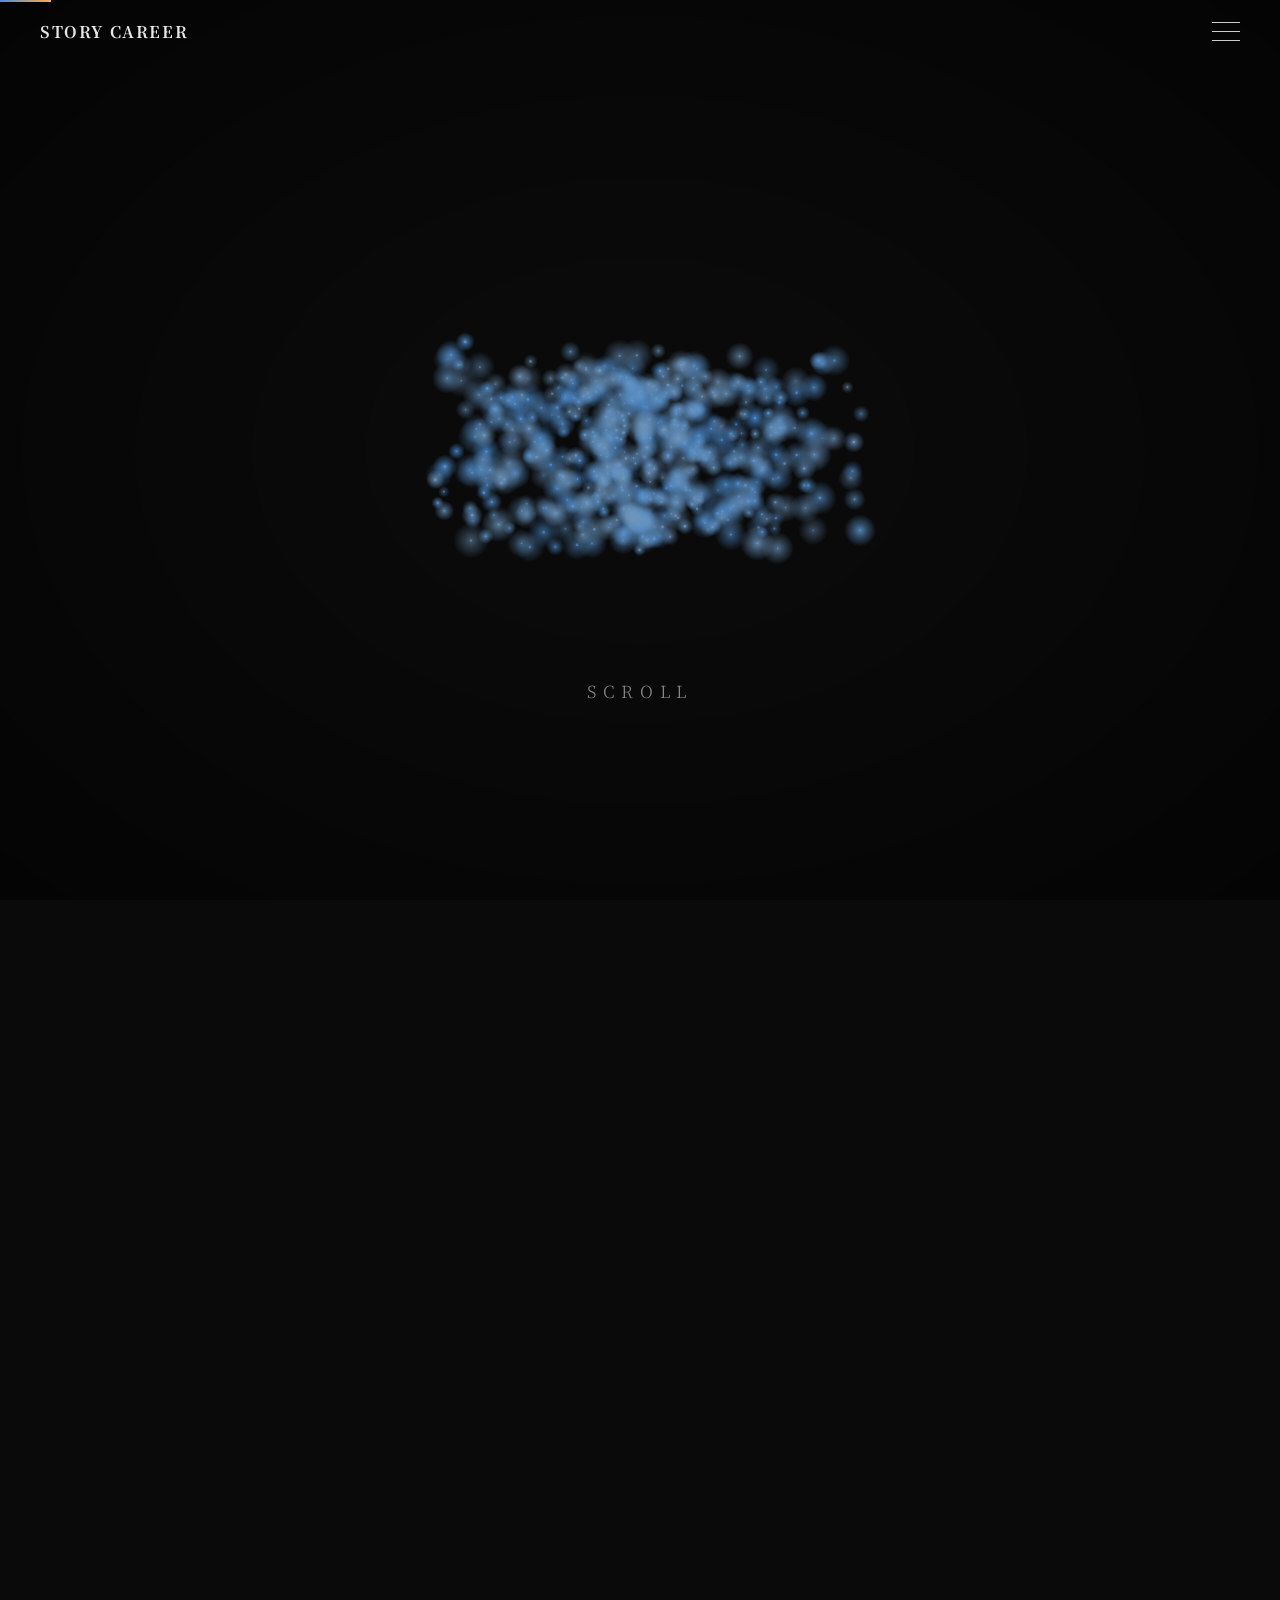
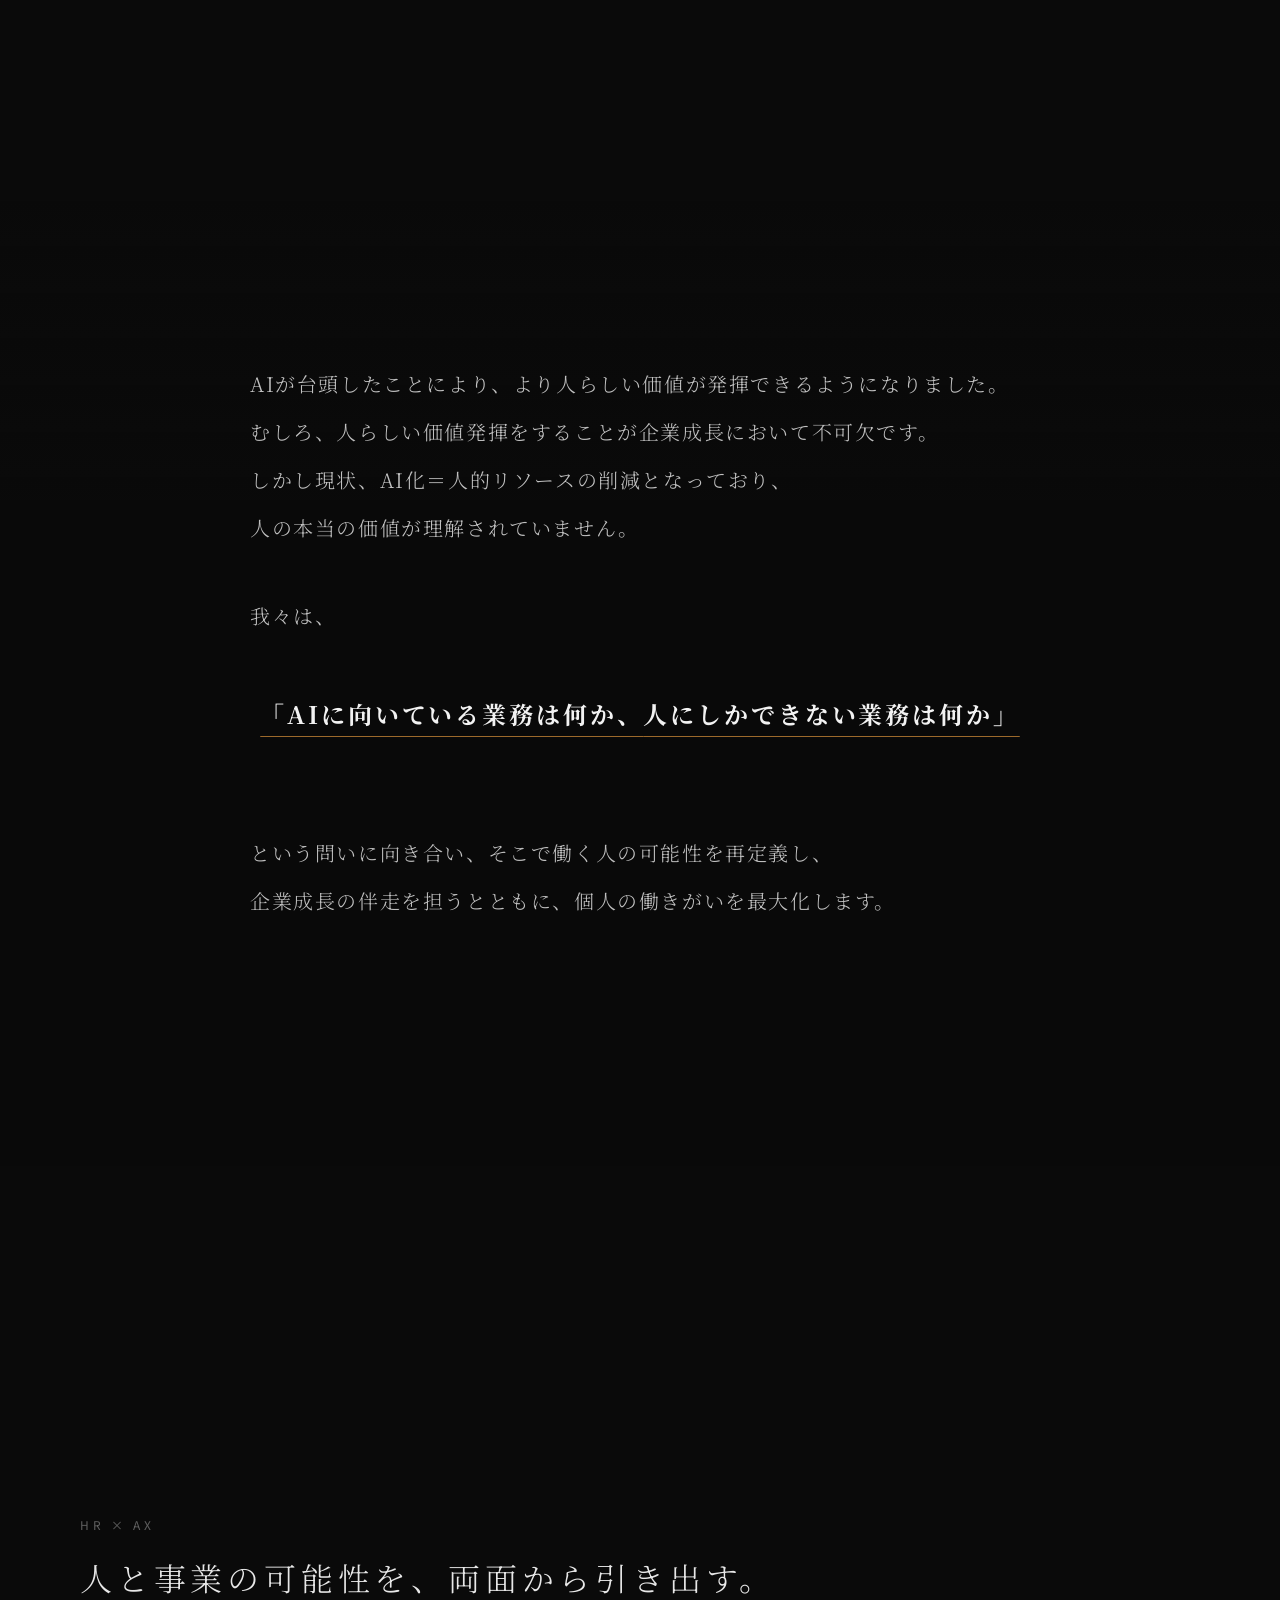
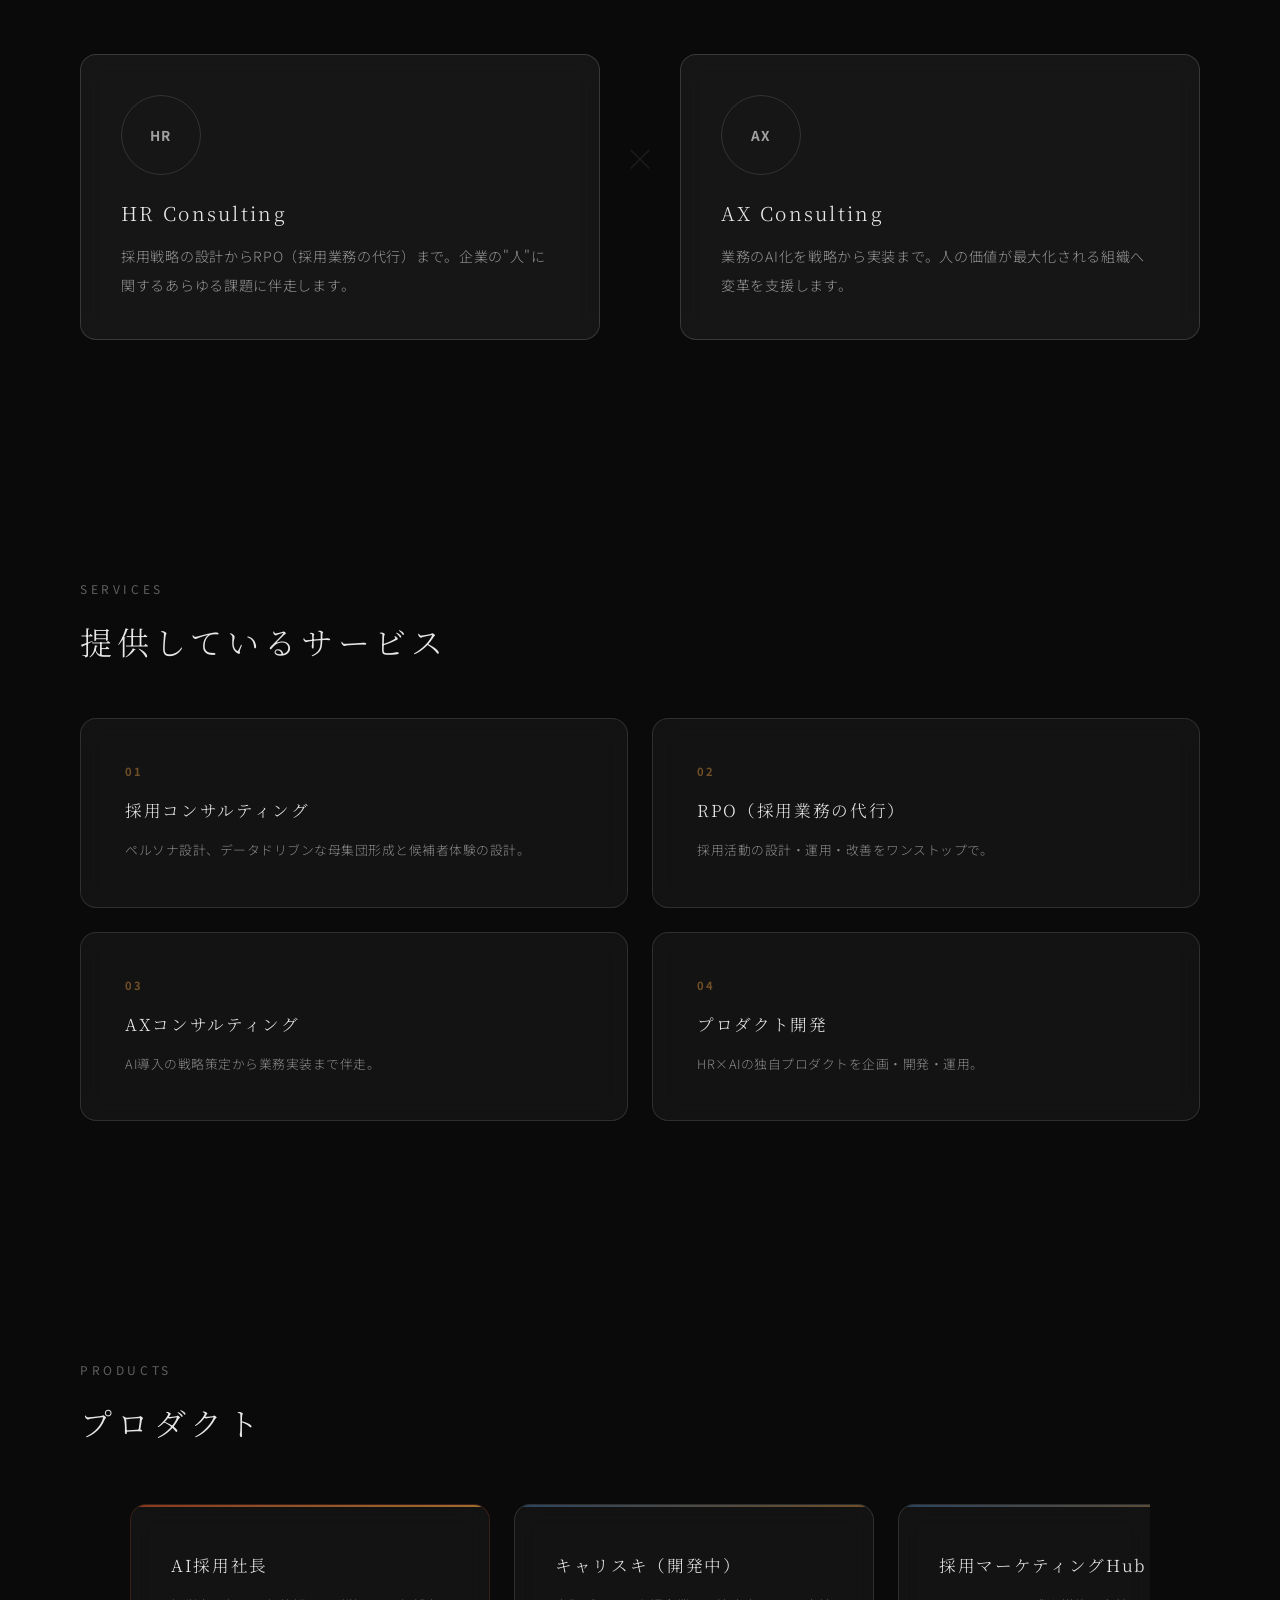
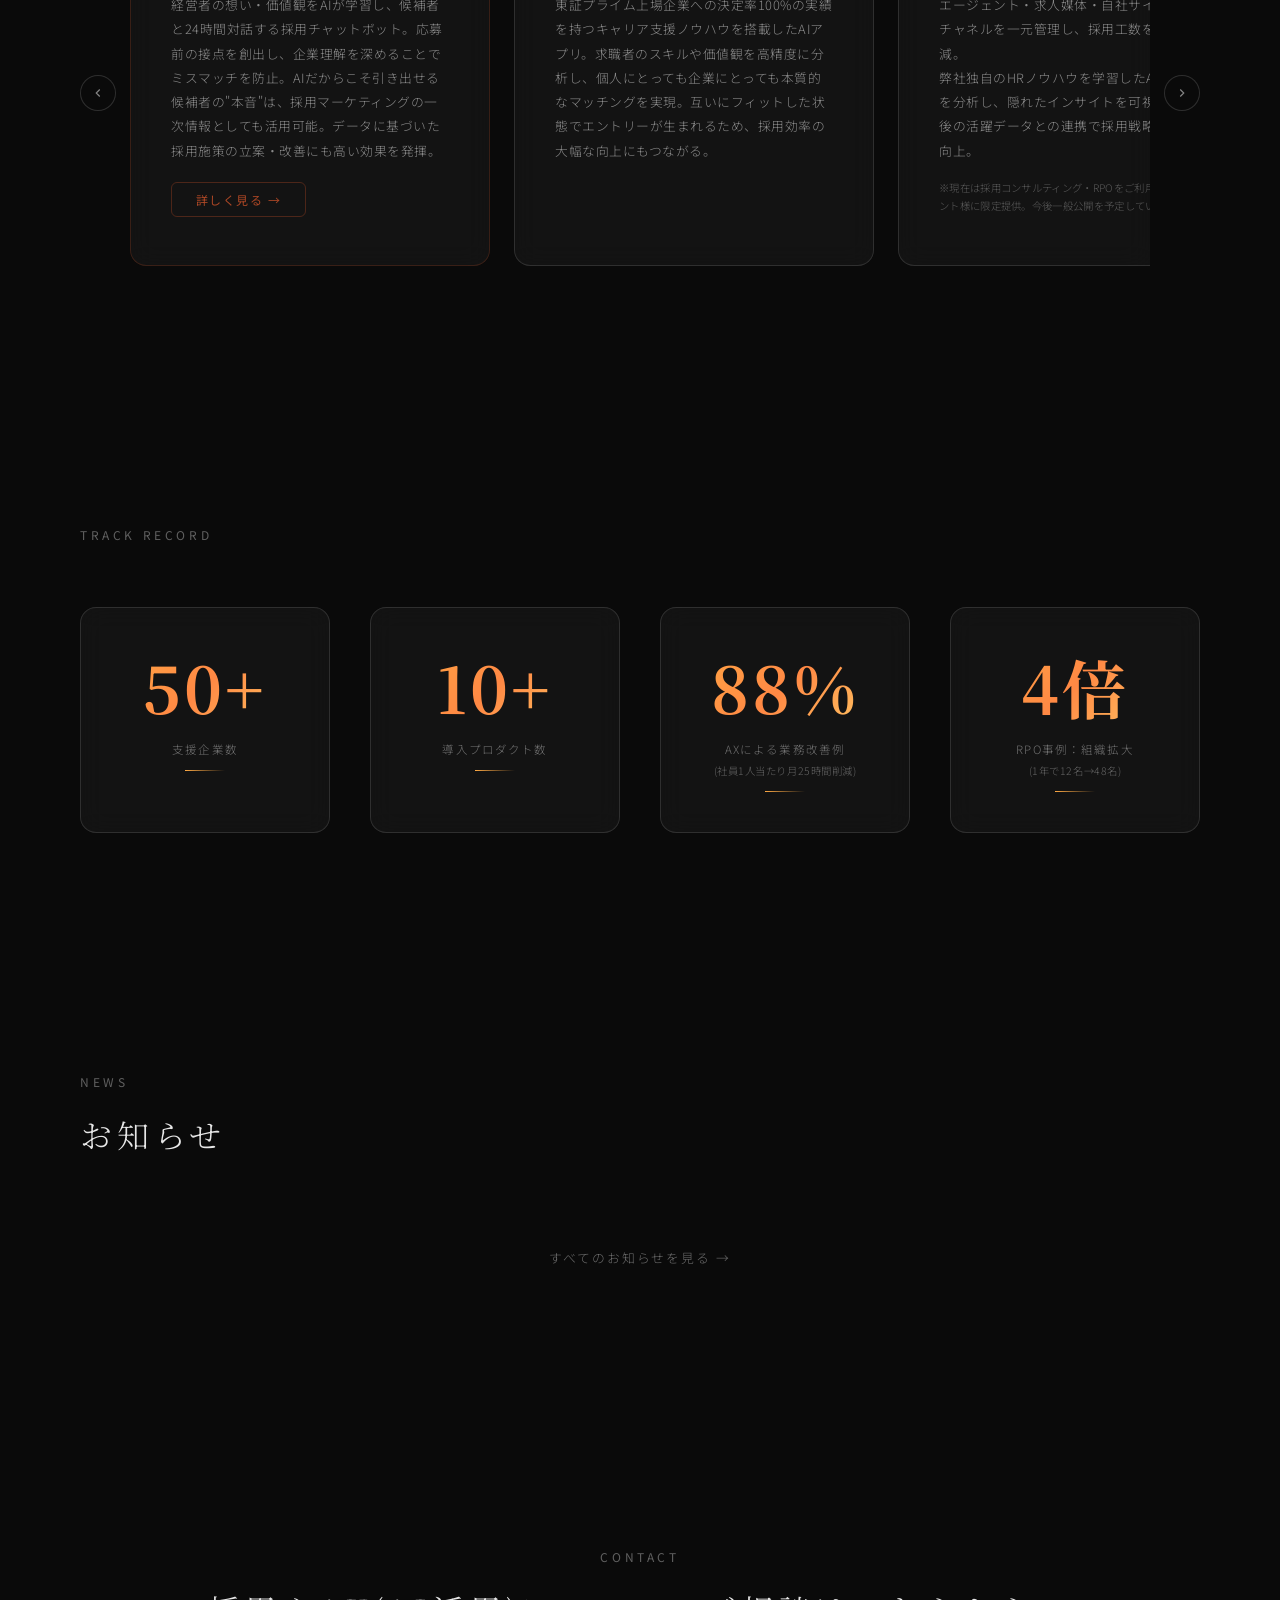
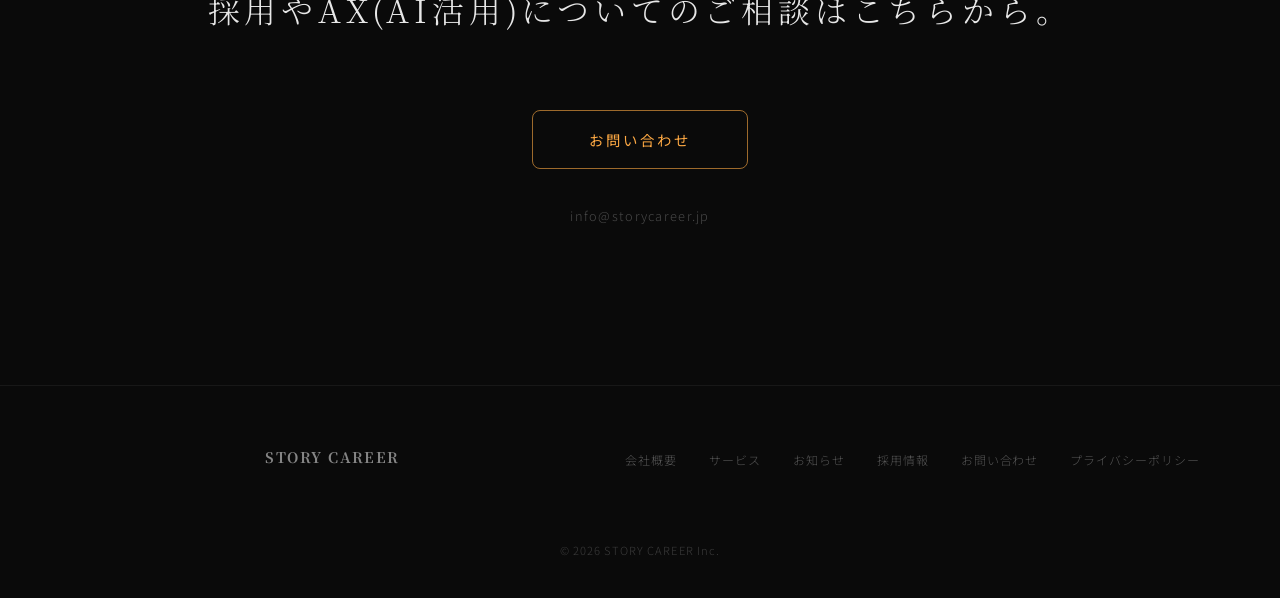
<file: index.html>
<!DOCTYPE html>
<html lang="ja">
<head>
<meta charset="UTF-8">
<meta name="viewport" content="width=device-width, initial-scale=1.0">
<meta property="og:title" content="STORY CAREER | 人の可能性を再定義する。">
<meta property="og:description" content="AIを駆使しながら人の可能性を最大化し、事業成長につなげる。HR × AXコンサルティング。">
<meta property="og:image" content="https://storycareer.jp/images/ogp.png">
<meta property="og:url" content="https://storycareer.jp/">
<meta property="og:type" content="website">
<meta property="og:site_name" content="STORY CAREER">
<meta name="twitter:card" content="summary_large_image">
<title>STORY CAREER | 人の可能性を再定義する。</title>
<link rel="preconnect" href="https://fonts.googleapis.com">
<link rel="preconnect" href="https://fonts.gstatic.com" crossorigin>
<link href="https://fonts.googleapis.com/css2?family=Noto+Sans+JP:wght@300;400;700&family=Noto+Serif+JP:wght@300;700&display=swap" rel="stylesheet">
<style>*{cursor:none!important}</style>
<link rel="stylesheet" href="css/common.css">
<style>
html{scroll-behavior:auto}
body{background:#0a0a0a;overflow-x:hidden;font-family:'Noto Sans JP','Helvetica Neue',Arial,sans-serif}

/* ===== Hero (from top-hero.html) ===== */
#hero-scroll-space{height:200vh;position:relative;z-index:1}
@media(max-width:768px){#hero-scroll-space{height:400vh}}
#canvas-container{position:fixed;top:0;left:0;width:100vw;height:100vh;z-index:10;pointer-events:none}
canvas#c{display:block;width:100%;height:100%}
#canvas-container::after{content:'';position:absolute;top:0;left:0;right:0;bottom:0;background:radial-gradient(ellipse at center,transparent 30%,rgba(0,0,0,0.55) 100%);pointer-events:none;opacity:var(--vignette-opacity,1);transition:opacity 0.3s}
#glow-overlay{position:fixed;top:50%;left:50%;transform:translate(-50%,-50%);width:500px;height:500px;border-radius:50%;background:radial-gradient(circle,rgba(255,170,68,0.06) 0%,transparent 70%);pointer-events:none;z-index:2;opacity:0;transition:opacity 0.3s}
.hero-text{position:fixed;top:50%;left:50%;transform:translate(-50%,-50%);z-index:3;pointer-events:none;text-align:center;width:90vw;max-width:800px}
.hero-text h1{font-family:'Noto Serif JP',serif;font-size:clamp(1.5rem,3.8vw,3rem);font-weight:300;letter-spacing:0.15em;line-height:1.6;color:rgba(255,255,255,0.9);transition:font-weight 0.6s,opacity 0.6s;opacity:0}
.hero-text h1 .char{opacity:0;transition:opacity 0.3s ease}
.hero-text h1 .char.visible{opacity:1}
.hero-text h1.bloomed{font-weight:700}
.hero-text h1.bloomed .char{background:linear-gradient(135deg,#ffaa44,#ff8844,#ffcc66);-webkit-background-clip:text;-webkit-text-fill-color:transparent;background-clip:text}
.hero-text .subtitle{font-family:'Noto Sans JP',sans-serif;font-size:clamp(0.7rem,1.4vw,1rem);font-weight:300;letter-spacing:0.35em;color:rgba(255,255,255,0.5);margin-top:1.2rem;opacity:0;transition:opacity 0.8s ease}
.hero-text .subtitle.visible{opacity:1}
#progress-bar{position:fixed;top:0;left:0;height:2px;background:linear-gradient(90deg,#4a90d9,#ffaa44);z-index:10;width:0%;transition:none}
.scroll-indicator{position:fixed;bottom:15%;left:50%;transform:translateX(-50%);z-index:5;display:flex;flex-direction:column;align-items:center;gap:0.3rem;transition:opacity 0.5s}
.scroll-indicator.hidden{opacity:0;pointer-events:none}
.scroll-indicator-text{font-family:'Noto Serif JP',serif;font-size:1.05rem;letter-spacing:0.4em;color:rgba(255,255,255,0.55);font-weight:300}
.scroll-indicator-line{width:0;height:1px;background:linear-gradient(90deg,transparent,rgba(255,170,68,0.8),transparent);animation:scrollLineExpand 3s ease-in-out infinite}
.scroll-indicator-arrows{display:flex;flex-direction:column;align-items:center;gap:2px;margin-top:0.5rem}
.scroll-indicator-arrows i{display:block;width:13px;height:13px;border-right:1.5px solid rgba(255,255,255,0.35);border-bottom:1.5px solid rgba(255,255,255,0.35);transform:rotate(45deg);opacity:0;animation:scrollCascade 2s ease-in-out infinite}
.scroll-indicator-arrows i:nth-child(1){animation-delay:0s}
.scroll-indicator-arrows i:nth-child(2){animation-delay:0.15s}
.scroll-indicator-arrows i:nth-child(3){animation-delay:0.3s}
@keyframes scrollPulse{0%,100%{opacity:0.4}50%{opacity:0.8}}
@keyframes scrollLineExpand{0%,100%{width:0}50%{width:80px}}
@keyframes scrollCascade{0%{opacity:0}40%{opacity:0.6}60%{opacity:0.6}100%{opacity:0}}

/* ===== Ambient background canvas ===== */
/* ambient canvas removed — hero canvas becomes ambient */

/* ===== Hero-to-content transition ===== */
/* hero-transition removed */

/* ===== Content sections ===== */
#content{position:relative;z-index:4;background:transparent}
/* Dark sections wrapper */
.dark-sections{position:relative;z-index:4;transition:background 0.5s}
.dark-sections::before{content:'';position:absolute;top:0;left:0;right:0;height:300px;background:linear-gradient(to bottom,transparent 0%,rgba(10,10,10,0.65) 100%);pointer-events:none;transition:opacity 0.5s}
.dark-sections::after{content:'';position:absolute;top:300px;left:0;right:0;bottom:0;background:rgba(10,10,10,0.65);pointer-events:none;transition:opacity 0.5s}
.dark-sections.is-light{background:#f5f4f0}
.dark-sections.is-light::before,.dark-sections.is-light::after{opacity:0}
/* White flash overlay — no longer used, canvas handles the glow */
#white-flash{display:none}
/* Light sections — starts dark, JS adds .is-light */
.light-sections{background:#0a0a0a;position:relative;z-index:4}
.light-sections.is-light{background:#f5f4f0}
.section{padding:120px 0;position:relative;overflow:hidden}
.section-inner{max-width:1200px;margin:0 auto;padding:0 40px;position:relative;z-index:2}
/* Dark section labels/text */
.dark-section .section-label{font-family:'Noto Sans JP',sans-serif;font-size:0.75rem;letter-spacing:0.3em;text-transform:uppercase;color:rgba(255,255,255,0.35);margin-bottom:1rem;font-weight:400}
.dark-section .section-heading{font-family:'Noto Serif JP',serif;font-weight:300;font-size:clamp(1.3rem,2.5vw,2rem);color:rgba(255,255,255,0.9);letter-spacing:0.15em;line-height:1.8;margin-bottom:2rem}
.dark-section .section-body{font-family:'Noto Sans JP',sans-serif;font-weight:300;font-size:clamp(0.85rem,1.1vw,1rem);line-height:2;color:rgba(255,255,255,0.55);letter-spacing:0.05em}
/* Light section labels/text — only when .is-light is active */
.light-sections .section-label{font-family:'Noto Sans JP',sans-serif;font-size:0.75rem;letter-spacing:0.3em;text-transform:uppercase;color:rgba(255,255,255,0.35);margin-bottom:1rem;font-weight:400;transition:color 0.5s}
.light-sections .section-heading{font-family:'Noto Serif JP',serif;font-weight:300;font-size:clamp(1.3rem,2.5vw,2rem);color:rgba(255,255,255,0.9);letter-spacing:0.15em;line-height:1.8;margin-bottom:2rem;transition:color 0.5s}
.light-sections .section-body{font-family:'Noto Sans JP',sans-serif;font-weight:300;font-size:clamp(0.85rem,1.1vw,1rem);line-height:2;color:rgba(255,255,255,0.55);letter-spacing:0.05em;transition:color 0.5s}
.light-sections.is-light .section-label{color:rgba(10,10,10,0.55)}
.light-sections.is-light .section-heading{color:rgba(10,10,10,1)}
.light-sections.is-light .section-body{color:rgba(10,10,10,0.75)}
.section-divider{width:100%;height:1px;background:linear-gradient(90deg,transparent,rgba(10,10,10,0.08),transparent);margin-top:120px}

/* ===== Scroll animations ===== */
.fade-up{opacity:0;transform:translateY(40px);transition:opacity 1.8s cubic-bezier(0.22,1,0.36,1),transform 1.8s cubic-bezier(0.22,1,0.36,1)}
.fade-up.visible{opacity:1;transform:translateY(0)}
.fade-in{opacity:0;transition:opacity 0.8s ease}
.fade-in.visible{opacity:1}
.scale-in{opacity:0;transform:scale(0.92);transition:opacity 1s cubic-bezier(0.22,1,0.36,1),transform 1s cubic-bezier(0.22,1,0.36,1)}
.scale-in.visible{opacity:1;transform:scale(1)}
.line-reveal{width:0;transition:width 1.2s cubic-bezier(0.22,1,0.36,1)}
.line-reveal.visible{width:100%}

/* ===== Purpose ===== */
#purpose{padding:160px 0 120px}
#purpose .purpose-block{max-width:780px;margin:0 auto}
#purpose .purpose-line{font-family:'Noto Serif JP',serif;font-weight:300;font-size:clamp(0.95rem,1.6vw,1.25rem);color:rgba(255,255,255,0.75);letter-spacing:0.08em;line-height:2.4;margin-bottom:0}
#purpose .purpose-spacer{height:2.5rem}
#purpose .purpose-highlight-wrap{position:relative;padding:2.5rem 0;margin:0.5rem 0;text-align:center}
#purpose .purpose-highlight{font-family:'Noto Serif JP',serif;font-weight:700;font-size:clamp(1.1rem,2vw,1.5rem);letter-spacing:0.12em;line-height:2.2;color:rgba(255,255,255,0.95);text-decoration:underline;text-decoration-color:rgba(255,170,68,0.6);text-underline-offset:0.5em;text-decoration-thickness:1px}
#purpose .purpose-closing{font-family:'Noto Serif JP',serif;font-weight:300;font-size:clamp(0.95rem,1.6vw,1.25rem);color:rgba(255,255,255,0.75);letter-spacing:0.08em;line-height:2.4}
#purpose .purpose-line,#purpose .purpose-closing{transition:color 0.5s}
#purpose .purpose-highlight{transition:color 0.5s,text-decoration-color 0.5s}
.is-light #purpose .purpose-line,.is-light #purpose .purpose-closing{color:rgba(10,10,10,0.7)}
.is-light #purpose .purpose-highlight{color:rgba(10,10,10,0.9);text-decoration-color:rgba(212,85,42,0.5)}

/* ===== What We Do ===== */
#whatwedo{padding-top:350px}
.whatwedo-cols{display:grid;grid-template-columns:1fr auto 1fr;gap:0;align-items:start;margin-top:3rem}
.whatwedo-col{padding:40px;border:1px solid rgba(255,255,255,0.15);border-radius:16px;background:rgba(255,255,255,0.05);backdrop-filter:blur(12px);-webkit-backdrop-filter:blur(12px);transition:all 0.5s}
.whatwedo-col:hover{border-color:rgba(255,255,255,0.25);background:rgba(255,255,255,0.08)}
.is-light .whatwedo-col{border-color:rgba(10,10,10,0.08);background:rgba(255,255,255,0.92)}
.is-light .whatwedo-col:hover{border-color:rgba(10,10,10,0.15);background:rgba(255,255,255,0.9);box-shadow:0 8px 40px rgba(10,10,10,0.06)}
.whatwedo-icon{width:80px;height:80px;border-radius:50%;border:1px solid rgba(255,255,255,0.12);display:flex;align-items:center;justify-content:center;margin-bottom:1.5rem;font-family:'Noto Sans JP',sans-serif;font-weight:700;font-size:0.85rem;color:rgba(255,255,255,0.6);letter-spacing:0.1em;position:relative;overflow:hidden;transition:all 0.5s}
.whatwedo-icon::after{content:'';position:absolute;inset:0;border-radius:50%;background:radial-gradient(circle,rgba(255,170,68,0.1) 0%,transparent 70%);opacity:0;transition:opacity 0.5s}
.is-light .whatwedo-icon{border-color:rgba(10,10,10,0.1);color:rgba(10,10,10,0.75)}
.whatwedo-col:hover .whatwedo-icon{border-color:rgba(255,136,68,0.4);color:rgba(255,136,68,1)}
.whatwedo-col:hover .whatwedo-icon::after{opacity:1}
.whatwedo-col-title{font-family:'Noto Serif JP',serif;font-weight:300;font-size:clamp(1rem,1.5vw,1.3rem);color:rgba(255,255,255,0.9);letter-spacing:0.12em;margin-bottom:1rem;transition:color 0.5s}
.is-light .whatwedo-col-title{color:rgba(10,10,10,1)}
.whatwedo-cross{display:flex;align-items:center;justify-content:center;font-family:'Noto Serif JP',serif;font-size:2rem;color:rgba(255,255,255,0.08);padding:0 24px;padding-top:80px;transition:color 0.5s}
.is-light .whatwedo-cross{color:rgba(10,10,10,0.12)}
.slide-left{opacity:0;transform:translateX(-50px);transition:opacity 1s cubic-bezier(0.22,1,0.36,1),transform 1s cubic-bezier(0.22,1,0.36,1)}
.slide-left.visible{opacity:1;transform:translateX(0)}
.slide-right{opacity:0;transform:translateX(50px);transition:opacity 1s cubic-bezier(0.22,1,0.36,1),transform 1s cubic-bezier(0.22,1,0.36,1)}
.slide-right.visible{opacity:1;transform:translateX(0)}

/* ===== Services ===== */
.services-grid{display:grid;grid-template-columns:1fr 1fr;gap:24px;margin-top:3rem}
.service-card{border:1px solid rgba(255,255,255,0.12);background:rgba(255,255,255,0.04);backdrop-filter:blur(12px);-webkit-backdrop-filter:blur(12px);padding:44px;border-radius:16px;transition:all 0.5s;position:relative;overflow:hidden}
.service-card::before{content:'';position:absolute;top:0;left:0;right:0;height:1px;background:linear-gradient(90deg,transparent,rgba(255,170,68,0.3),transparent);opacity:0;transition:opacity 0.5s}
.service-card:hover::before{opacity:1}
.service-card:hover{transform:translateY(-4px)}
.is-light .service-card{border-color:rgba(10,10,10,0.08);background:rgba(255,255,255,0.92)}
.is-light .service-card:hover{border-color:rgba(10,10,10,0.15);background:rgba(255,255,255,0.9);box-shadow:0 12px 40px rgba(10,10,10,0.08)}
.service-card-num{font-family:'Noto Sans JP',sans-serif;font-weight:700;font-size:0.7rem;color:rgba(255,170,68,0.4);letter-spacing:0.15em;margin-bottom:1.2rem;transition:color 0.5s}
.is-light .service-card-num{color:rgba(212,85,42,0.6)}
.service-card-title{font-family:'Noto Serif JP',serif;font-weight:300;font-size:clamp(1rem,1.3vw,1.15rem);color:rgba(255,255,255,0.9);letter-spacing:0.1em;margin-bottom:1rem;transition:color 0.5s}
.is-light .service-card-title{color:rgba(10,10,10,1)}
.service-card-desc{font-family:'Noto Sans JP',sans-serif;font-weight:300;font-size:clamp(0.8rem,0.95vw,0.9rem);line-height:1.9;color:rgba(255,255,255,0.5);letter-spacing:0.04em;transition:color 0.5s}
.is-light .service-card-desc{color:rgba(10,10,10,0.75)}

/* ===== Products ===== */
.products-wrapper{position:relative;margin-top:3rem;padding:0 50px}
.products-scroll{display:flex;gap:24px;overflow-x:auto;scroll-snap-type:x mandatory;-webkit-overflow-scrolling:touch;padding:4px 4px 20px 4px;scrollbar-width:thin;scrollbar-color:rgba(255,255,255,0.15) transparent}
.products-scroll::-webkit-scrollbar{height:4px}
.products-scroll::-webkit-scrollbar-track{background:transparent}
.products-scroll::-webkit-scrollbar-thumb{background:rgba(255,255,255,0.15);border-radius:2px}
/* Products */
.product-card{flex:0 0 360px;scroll-snap-align:start;border:1px solid rgba(255,255,255,0.12);background:rgba(255,255,255,0.04);backdrop-filter:blur(12px);-webkit-backdrop-filter:blur(12px);border-radius:16px;padding:48px 40px;position:relative;overflow:hidden;transition:all 0.5s}
.product-card::before{content:'';position:absolute;top:0;left:0;right:0;height:2px;background:linear-gradient(90deg,#4a90d9,#ffaa44);opacity:0.4;transition:opacity 0.5s}
.product-card:hover{transform:translateY(-4px)}
.product-card:hover::before{opacity:1}
.product-card-note{font-family:'Noto Sans JP',sans-serif;font-weight:300;font-size:clamp(0.65rem,0.75vw,0.72rem);color:rgba(255,255,255,0.3);letter-spacing:0.03em;line-height:1.7;margin-top:1rem;transition:color 0.5s}
.is-light .product-card-note{color:rgba(10,10,10,0.4)}
.product-card--featured{position:relative;border-color:rgba(212,85,42,0.2)}
.product-card--featured::before{background:linear-gradient(90deg,#d4552a,#ffaa44)!important;opacity:0.6!important}
.product-card--featured:hover{border-color:rgba(212,85,42,0.3);transform:translateY(-6px)}
.product-card--featured:hover::before{opacity:1!important}
.product-card-badge{display:inline-block;font-family:'Noto Sans JP',sans-serif;font-size:0.65rem;font-weight:400;letter-spacing:0.1em;color:#fff;background:linear-gradient(135deg,#d4552a,#ffaa44);padding:4px 12px;border-radius:10px;margin-bottom:1rem}
.is-light .product-card-badge{background:linear-gradient(135deg,#d4552a,#e88040)}
.product-card-link{display:inline-block;margin-top:1.2rem;font-family:'Noto Sans JP',sans-serif;font-size:0.75rem;font-weight:400;letter-spacing:0.12em;color:rgba(212,85,42,0.8);border:1px solid rgba(212,85,42,0.3);padding:8px 24px;border-radius:6px;transition:all 0.3s}
.product-card--featured:hover .product-card-link{background:rgba(212,85,42,0.9);color:#fff;border-color:rgba(212,85,42,0.9)}
.is-light .product-card{border-color:rgba(10,10,10,0.08);background:rgba(255,255,255,0.92)}
.is-light .product-card:hover{border-color:rgba(10,10,10,0.15);background:rgba(255,255,255,0.9);box-shadow:0 12px 40px rgba(10,10,10,0.08)}
.product-card-title{font-family:'Noto Serif JP',serif;font-weight:300;font-size:clamp(1rem,1.3vw,1.15rem);color:rgba(255,255,255,0.9);letter-spacing:0.1em;margin-bottom:1rem;transition:color 0.5s}
.is-light .product-card-title{color:rgba(10,10,10,1)}
.product-card-desc{font-family:'Noto Sans JP',sans-serif;font-weight:300;font-size:clamp(0.8rem,0.95vw,0.9rem);line-height:1.9;color:rgba(255,255,255,0.5);letter-spacing:0.04em;transition:color 0.5s}
.is-light .product-card-desc{color:rgba(10,10,10,0.75)}
.scroll-hint{position:absolute;top:50%;transform:translateY(-50%);width:36px;height:36px;border:1px solid rgba(255,255,255,0.15);border-radius:50%;display:flex;align-items:center;justify-content:center;cursor:pointer;background:rgba(10,10,10,0.8);transition:all 0.5s;z-index:2}
.is-light .scroll-hint{border-color:rgba(10,10,10,0.12);background:rgba(245,244,240,0.9)}
.scroll-hint svg{width:14px;height:14px;stroke:rgba(255,255,255,0.5);fill:none;stroke-width:2;transition:stroke 0.5s}
.is-light .scroll-hint svg{stroke:rgba(10,10,10,0.4)}
.scroll-hint-left{left:0}
.scroll-hint-right{right:0}

/* ===== Numbers ===== */
.numbers-grid{display:grid;grid-template-columns:repeat(4,1fr);gap:40px;margin-top:4rem;text-align:center}
/* Numbers */
.number-item{padding:40px 20px;border-radius:16px;background:rgba(255,255,255,0.04);backdrop-filter:blur(12px);-webkit-backdrop-filter:blur(12px);border:1px solid rgba(255,255,255,0.12);transition:all 0.5s}
.number-item:hover{transform:translateY(-3px)}
.is-light .number-item{border-color:rgba(10,10,10,0.08);background:rgba(255,255,255,0.92)}
.is-light .number-item:hover{border-color:rgba(10,10,10,0.15);background:rgba(255,255,255,0.9);box-shadow:0 8px 30px rgba(10,10,10,0.06)}
.number-item-value{font-family:'Noto Serif JP',serif;font-size:clamp(2.5rem,5vw,4rem);font-weight:700;background:linear-gradient(135deg,#ffaa44,#ff8844,#ffcc66);-webkit-background-clip:text;-webkit-text-fill-color:transparent;background-clip:text;letter-spacing:0.05em;line-height:1.2}
.number-item-label{font-family:'Noto Sans JP',sans-serif;font-weight:300;font-size:clamp(0.7rem,0.9vw,0.85rem);color:rgba(255,255,255,0.4);letter-spacing:0.1em;margin-top:1rem;transition:color 0.5s}
.is-light .number-item-label{color:rgba(10,10,10,0.7)}
.is-light .number-item-sub{color:rgba(10,10,10,0.45)!important}
.is-light .number-item-value{background:linear-gradient(135deg,#d4552a,#b84822,#e06838);-webkit-background-clip:text;background-clip:text}
.number-item-line{width:24px;height:1px;background:linear-gradient(90deg,#ffaa44,transparent);margin:0.8rem auto 0;opacity:0;transition:opacity 0.8s 0.5s,width 0.8s 0.5s}
.number-item.visible .number-item-line{opacity:1;width:40px}

/* ===== Message ===== */
#message{padding:160px 0;position:relative}
#message::before{content:'';position:absolute;top:50%;left:50%;transform:translate(-50%,-50%);width:400px;height:400px;border-radius:50%;background:radial-gradient(circle,rgba(255,170,68,0.03) 0%,transparent 70%);pointer-events:none}
#message .message-quote{font-family:'Noto Serif JP',serif;font-weight:300;font-size:clamp(1.1rem,1.8vw,1.5rem);color:rgba(255,255,255,0.85);letter-spacing:0.1em;line-height:2.4;max-width:720px;margin:0 auto;text-align:center;position:relative}
#message .message-deco{width:40px;height:1px;background:linear-gradient(90deg,transparent,#ffaa44,transparent);margin:0 auto 3rem;opacity:0.5}
#message .message-attr{font-family:'Noto Sans JP',sans-serif;font-weight:300;font-size:0.85rem;color:rgba(255,255,255,0.3);letter-spacing:0.25em;text-align:center;margin-top:3rem}

/* ===== News (top page) ===== */
.news-grid{display:grid;grid-template-columns:repeat(3,1fr);gap:24px;margin-top:2.5rem}
.news-card{border:1px solid rgba(255,255,255,0.12);background:rgba(255,255,255,0.04);border-radius:12px;overflow:hidden;transition:all 0.5s;text-decoration:none;display:block}
.news-card:hover{transform:translateY(-4px)}
.is-light .news-card{border-color:rgba(10,10,10,0.06);background:rgba(255,255,255,0.7)}
.is-light .news-card:hover{border-color:rgba(10,10,10,0.12);background:rgba(255,255,255,0.95);box-shadow:0 8px 30px rgba(10,10,10,0.05)}
.news-card-thumb{width:100%;height:140px;background:rgba(255,255,255,0.06);display:flex;align-items:center;justify-content:center;font-family:'Noto Sans JP',sans-serif;font-size:0.6rem;color:rgba(255,255,255,0.15);letter-spacing:0.1em;transition:color 0.5s,background 0.5s}
.is-light .news-card-thumb{background:rgba(10,10,10,0.03);color:rgba(10,10,10,0.15)}
.news-card-body{padding:20px}
.news-card-meta{display:flex;gap:0.8rem;align-items:center;margin-bottom:0.5rem}
.news-card-date{font-family:'Noto Sans JP',sans-serif;font-weight:300;font-size:0.7rem;color:rgba(255,255,255,0.35);letter-spacing:0.05em;transition:color 0.5s}
.is-light .news-card-date{color:rgba(10,10,10,0.4)}
.news-card-tag{font-family:'Noto Sans JP',sans-serif;font-weight:400;font-size:0.6rem;color:rgba(255,170,68,0.7);letter-spacing:0.06em;background:rgba(255,170,68,0.1);padding:2px 8px;border-radius:8px;transition:all 0.5s}
.is-light .news-card-tag{color:rgba(212,85,42,0.7);background:rgba(212,85,42,0.08)}
.news-card-title{font-family:'Noto Sans JP',sans-serif;font-weight:300;font-size:clamp(0.8rem,0.95vw,0.9rem);color:rgba(255,255,255,0.8);letter-spacing:0.04em;line-height:1.7;display:-webkit-box;-webkit-line-clamp:2;-webkit-box-orient:vertical;overflow:hidden;transition:color 0.5s}
.is-light .news-card-title{color:rgba(10,10,10,0.8)}
.news-more{text-align:center;margin-top:2.5rem}
.news-more a{font-family:'Noto Sans JP',sans-serif;font-weight:300;font-size:0.8rem;color:rgba(255,255,255,0.4);letter-spacing:0.15em;text-decoration:none;transition:color 0.3s}
.news-more a:hover{color:rgba(255,170,68,0.9)}
.is-light .news-more a{color:rgba(10,10,10,0.4)}
.is-light .news-more a:hover{color:rgba(212,85,42,0.9)}

/* ===== Contact ===== */
#contact{text-align:center;padding:160px 0}
.contact-cta{display:inline-block;border:1px solid rgba(255,170,68,0.6);background:transparent;color:#ffaa44;padding:18px 56px;border-radius:8px;letter-spacing:0.2em;font-family:'Noto Sans JP',sans-serif;font-weight:400;font-size:0.9rem;cursor:pointer;transition:all 0.4s cubic-bezier(0.22,1,0.36,1);text-decoration:none;margin-top:2.5rem;position:relative;overflow:hidden}
.contact-cta::before{content:'';position:absolute;top:0;left:-100%;width:100%;height:100%;background:linear-gradient(90deg,transparent,rgba(230,120,40,0.1),transparent);transition:left 0.6s}
.contact-cta:hover{background:rgba(255,170,68,0.95);color:#0a0a0a;border-color:#ffaa44;transform:translateY(-2px);box-shadow:0 12px 40px rgba(255,170,68,0.15)}
.is-light .contact-cta{border-color:rgba(212,85,42,0.6);color:#d4552a}
.is-light .contact-cta:hover{background:rgba(212,85,42,0.95);color:#fff;border-color:#d4552a;box-shadow:0 12px 40px rgba(212,85,42,0.15)}
.contact-cta:hover::before{left:100%}
.contact-email{font-family:'Noto Sans JP',sans-serif;font-weight:300;font-size:0.8rem;color:rgba(255,255,255,0.25);letter-spacing:0.1em;margin-top:2rem;transition:color 0.5s}
.is-light .contact-email{color:rgba(10,10,10,0.55)}

/* ===== Navigation ===== */
.site-header{position:fixed;top:0;left:0;right:0;z-index:103;padding:20px 40px;display:flex;align-items:center;justify-content:space-between;background:transparent;backdrop-filter:none;-webkit-backdrop-filter:none;border-bottom:none}
.site-logo{font-family:'Noto Serif JP',serif;font-weight:700;font-size:1rem;color:rgba(255,255,255,0.9);letter-spacing:0.1em;text-decoration:none;transition:color 0.5s;z-index:102}
.site-logo.is-light{color:rgba(10,10,10,0.9)}
.hamburger{width:28px;height:20px;position:relative;cursor:pointer;z-index:102;background:none;border:none;padding:0}
.hamburger span{display:block;width:100%;height:1.5px;background:rgba(255,255,255,0.8);position:absolute;left:0;transition:all 0.4s cubic-bezier(0.22,1,0.36,1)}
.hamburger.is-light span{background:rgba(10,10,10,0.7)}
.hamburger span:nth-child(1){top:0}
.hamburger span:nth-child(2){top:9px}
.hamburger span:nth-child(3){top:18px}
.hamburger.open span:nth-child(1){top:9px;transform:rotate(45deg);background:rgba(10,10,10,0.7)}
.hamburger.open span:nth-child(2){opacity:0}
.hamburger.open span:nth-child(3){top:9px;transform:rotate(-45deg);background:rgba(10,10,10,0.7)}
.nav-overlay{position:fixed;inset:0;z-index:101;background:rgba(245,244,240,0.97);backdrop-filter:blur(20px);-webkit-backdrop-filter:blur(20px);display:flex;align-items:center;justify-content:center;opacity:0;pointer-events:none;transition:opacity 0.5s cubic-bezier(0.22,1,0.36,1)}
.nav-overlay.open{opacity:1;pointer-events:auto}
.nav-menu{list-style:none;text-align:center}
.nav-menu li{margin:1.5rem 0;opacity:0;transform:translateY(20px);transition:opacity 0.5s,transform 0.5s}
.nav-overlay.open .nav-menu li{opacity:1;transform:translateY(0)}
.nav-overlay.open .nav-menu li:nth-child(1){transition-delay:0.1s}
.nav-overlay.open .nav-menu li:nth-child(2){transition-delay:0.15s}
.nav-overlay.open .nav-menu li:nth-child(3){transition-delay:0.2s}
.nav-overlay.open .nav-menu li:nth-child(4){transition-delay:0.25s}
.nav-overlay.open .nav-menu li:nth-child(5){transition-delay:0.3s}
.nav-overlay.open .nav-menu li:nth-child(6){transition-delay:0.35s}
.nav-overlay.open .nav-menu li:nth-child(7){transition-delay:0.4s}
.nav-menu a{font-family:'Noto Serif JP',serif;font-weight:300;font-size:clamp(1.2rem,2.5vw,1.8rem);color:rgba(10,10,10,0.8);text-decoration:none;letter-spacing:0.15em;transition:color 0.3s}
.nav-menu a:hover{color:rgba(212,85,42,0.9)}
.nav-menu .nav-label{display:block;font-family:'Noto Sans JP',sans-serif;font-weight:300;font-size:0.65rem;letter-spacing:0.2em;color:rgba(10,10,10,0.35);margin-top:0.3rem;text-transform:uppercase}

/* ===== Footer ===== */
footer{border-top:1px solid rgba(255,255,255,0.06);padding:60px 0 40px;position:relative;z-index:4;background:#0a0a0a;transition:all 0.5s}
footer.is-light{border-top-color:rgba(10,10,10,0.06);background:#f5f4f0}
.footer-inner{max-width:1200px;margin:0 auto;padding:0 40px;display:grid;grid-template-columns:1fr auto;gap:40px;align-items:start}
.footer-logo{font-family:'Noto Serif JP',serif;font-weight:700;font-size:0.9rem;color:rgba(255,255,255,0.5);letter-spacing:0.1em;text-decoration:none;transition:color 0.5s}
footer.is-light .footer-logo{color:rgba(10,10,10,0.5)}
.footer-nav{display:flex;gap:2rem;list-style:none;flex-wrap:wrap}
.footer-nav a{font-family:'Noto Sans JP',sans-serif;font-weight:300;font-size:0.75rem;color:rgba(255,255,255,0.3);letter-spacing:0.08em;text-decoration:none;transition:color 0.3s}
.footer-nav a:hover{color:rgba(255,255,255,0.7)}
footer.is-light .footer-nav a{color:rgba(10,10,10,0.35)}
footer.is-light .footer-nav a:hover{color:rgba(10,10,10,0.8)}
.footer-copy{font-family:'Noto Sans JP',sans-serif;font-weight:300;font-size:0.7rem;color:rgba(255,255,255,0.2);letter-spacing:0.1em;margin-top:2rem;grid-column:1/-1;text-align:center;transition:color 0.5s}
footer.is-light .footer-copy{color:rgba(10,10,10,0.25)}

.sp-only{display:none}
/* ===== Responsive ===== */
@media(max-width:768px){
  .sp-only{display:inline}
  .section{padding:60px 0}
  .section-inner{padding:0 24px}
  .whatwedo-cols{grid-template-columns:1fr;gap:0}
  .whatwedo-cross{padding:10px 0;font-size:1.2rem}
  .whatwedo-col{padding:28px 20px}
  .services-grid{grid-template-columns:1fr}
  .service-card{padding:28px}
  .products-wrapper{padding:0}
  .products-scroll{flex-direction:column;overflow-x:visible;scroll-snap-type:none;padding:4px}
  .product-card{flex:none;width:100%}
  .numbers-grid{grid-template-columns:1fr;gap:20px}
  .news-grid{grid-template-columns:1fr}
  .scroll-hint{display:none}
  #message{padding:60px 0}
  .section-divider{margin-top:60px}
  .site-header{padding:16px 20px}
  .footer-inner{grid-template-columns:1fr;text-align:center}
  .footer-nav{justify-content:center}
}
</style>
</head>
<body>

<header class="site-header">
  <a href="/" class="site-logo" id="siteLogo">STORY CAREER</a>
  <button class="hamburger" id="hamburger" aria-label="メニュー"><span></span><span></span><span></span></button>
</header>
<nav class="nav-overlay" id="navOverlay">
  <ul class="nav-menu">
    <li><a href="index.html">Top<span class="nav-label">トップ</span></a></li>
    <li><a href="about.html">About<span class="nav-label">会社概要</span></a></li>
    <li><a href="services.html">Services<span class="nav-label">サービス</span></a></li>
    <li><a href="news.html">News<span class="nav-label">お知らせ</span></a></li>
    <li><a href="careers.html">Careers<span class="nav-label">採用情報</span></a></li>
    <li><a href="contact.html">Contact<span class="nav-label">お問い合わせ</span></a></li>
    <li><a href="privacy.html">Privacy Policy<span class="nav-label">プライバシーポリシー</span></a></li>
  </ul>
</nav>

<!-- Hero area (200vh scroll space, fixed canvas) -->
<div id="hero-scroll-space"></div>
<div id="canvas-container"><canvas id="c"></canvas></div><div id="glow-overlay"></div>
<div class="hero-text"><h1 id="mainText"></h1><p class="subtitle" id="subtitle">STORY CAREER</p></div>
<div id="progress-bar"></div><div class="scroll-indicator" id="scrollIndicator"><p class="scroll-indicator-text">SCROLL</p><div class="scroll-indicator-line"></div><div class="scroll-indicator-arrows"><i></i><i></i><i></i></div></div>

<!-- Hero canvas serves as ambient bg when scrolled past -->

<!-- Content sections -->
<div id="content">

  <!-- Dark sections -->
  <div class="dark-sections">
  <section id="purpose" class="section dark-section">
    <div class="section-inner">
      <div class="purpose-block">
        <p class="purpose-line fade-up">AIが台頭したことにより、より人らしい価値が発揮できるようになりました。</p>
        <p class="purpose-line fade-up" style="transition-delay:0.12s">むしろ、人らしい価値発揮をすることが企業成長において不可欠です。</p>
        <p class="purpose-line fade-up" style="transition-delay:0.24s">しかし現状、AI化＝人的リソースの削減となっており、</p>
        <p class="purpose-line fade-up" style="transition-delay:0.36s">人の本当の価値が理解されていません。</p>
        <div class="purpose-spacer"></div>
        <p class="purpose-line fade-up" style="transition-delay:0.48s">我々は、</p>
        <div class="purpose-highlight-wrap fade-up" style="transition-delay:0.60s">
          <p class="purpose-highlight">「AIに向いている業務は何か、<br class="sp-only">人にしかできない業務は何か」</p>
        </div>
        <div class="purpose-spacer"></div>
        <p class="purpose-closing fade-up" style="transition-delay:0.72s">という問いに向き合い、そこで働く人の可能性を再定義し、</p>
        <p class="purpose-closing fade-up" style="transition-delay:0.84s">企業成長の伴走を担うとともに、個人の働きがいを最大化します。</p>
      </div>
      <div class="section-divider"></div>
    </div>
  </section>
  </div><!-- /dark-sections -->

  <!-- White flash overlay (controlled by JS) -->
  <div id="white-flash"></div>

  <!-- Light sections -->
  <div class="light-sections">

  <!-- What We Do -->
  <section id="whatwedo" class="section">
    <div class="section-inner">
      <p class="section-label fade-up">HR &times; AX</p>
      <h2 class="section-heading fade-up" style="transition-delay:0.15s">人と事業の可能性を、両面から引き出す。</h2>
      <div class="whatwedo-cols">
        <div class="whatwedo-col slide-left">
          <div class="whatwedo-icon">HR</div>
          <h3 class="whatwedo-col-title">HR Consulting</h3>
          <p class="section-body">採用戦略の設計からRPO（採用業務の代行）まで。企業の"人"に関するあらゆる課題に伴走します。</p>
        </div>
        <div class="whatwedo-cross fade-in">&times;</div>
        <div class="whatwedo-col slide-right">
          <div class="whatwedo-icon">AX</div>
          <h3 class="whatwedo-col-title">AX Consulting</h3>
          <p class="section-body">業務のAI化を戦略から実装まで。人の価値が最大化される組織へ変革を支援します。</p>
        </div>
      </div>
    </div>
  </section>

  <!-- Services -->
  <section id="services" class="section">
    <!-- bg handled by ambient canvas -->
    <div class="section-inner">
      <p class="section-label fade-up">Services</p>
      <h2 class="section-heading fade-up" style="transition-delay:0.15s">提供しているサービス</h2>
      <div class="services-grid">
        <div class="service-card scale-in" style="transition-delay:0.1s">
          <p class="service-card-num">01</p>
          <h3 class="service-card-title">採用コンサルティング</h3>
          <p class="service-card-desc">ペルソナ設計、データドリブンな母集団形成と候補者体験の設計。</p>
        </div>
        <div class="service-card scale-in" style="transition-delay:0.2s">
          <p class="service-card-num">02</p>
          <h3 class="service-card-title">RPO（採用業務の代行）</h3>
          <p class="service-card-desc">採用活動の設計・運用・改善をワンストップで。</p>
        </div>
        <div class="service-card scale-in" style="transition-delay:0.3s">
          <p class="service-card-num">03</p>
          <h3 class="service-card-title">AXコンサルティング</h3>
          <p class="service-card-desc">AI導入の戦略策定から業務実装まで伴走。</p>
        </div>
        <div class="service-card scale-in" style="transition-delay:0.4s">
          <p class="service-card-num">04</p>
          <h3 class="service-card-title">プロダクト開発</h3>
          <p class="service-card-desc">HR&times;AIの独自プロダクトを企画・開発・運用。</p>
        </div>
      </div>
    </div>
  </section>

  <!-- Products -->
  <section id="products" class="section">
    <!-- bg handled by ambient canvas -->
    <div class="section-inner">
      <p class="section-label fade-up">Products</p>
      <h2 class="section-heading fade-up" style="transition-delay:0.15s">プロダクト</h2>
      <div class="products-wrapper fade-up" style="transition-delay:0.25s">
        <div class="products-scroll" id="productsScroll">
          <a href="https://www.ai-hrceo.com/" target="_blank" rel="noopener" class="product-card product-card--featured" style="text-decoration:none;color:inherit;display:block">
            <h3 class="product-card-title">AI採用社長</h3>
            <p class="product-card-desc">経営者の想い・価値観をAIが学習し、候補者と24時間対話する採用チャットボット。応募前の接点を創出し、企業理解を深めることでミスマッチを防止。AIだからこそ引き出せる候補者の"本音"は、採用マーケティングの一次情報としても活用可能。データに基づいた採用施策の立案・改善にも高い効果を発揮。</p>
            <span class="product-card-link">詳しく見る &rarr;</span>
          </a>
          <div class="product-card">
            <h3 class="product-card-title">キャリスキ（開発中）</h3>
            <p class="product-card-desc">東証プライム上場企業への決定率100%の実績を持つキャリア支援ノウハウを搭載したAIアプリ。求職者のスキルや価値観を高精度に分析し、個人にとっても企業にとっても本質的なマッチングを実現。互いにフィットした状態でエントリーが生まれるため、採用効率の大幅な向上にもつながる。</p>
          </div>
          <div class="product-card">
            <h3 class="product-card-title">採用マーケティングHub</h3>
            <p class="product-card-desc">エージェント・求人媒体・自社サイト等の全チャネルを一元管理し、採用工数を大幅に削減。<br>弊社独自のHRノウハウを学習したAIがデータを分析し、隠れたインサイトを可視化。入社後の活躍データとの連携で採用戦略の精度を向上。</p>
            <p class="product-card-note">※現在は採用コンサルティング・RPOをご利用中のクライアント様に限定提供。今後一般公開を予定しています。</p>
          </div>
          <div style="flex:0 0 1px"></div><!-- spacer for last card edge -->
        </div>
        <button class="scroll-hint scroll-hint-left" id="scrollLeft" aria-label="前へスクロール"><svg viewBox="0 0 24 24"><polyline points="15 18 9 12 15 6"/></svg></button>
        <button class="scroll-hint scroll-hint-right" id="scrollRight" aria-label="次へスクロール"><svg viewBox="0 0 24 24"><polyline points="9 6 15 12 9 18"/></svg></button>
      </div>
    </div>
  </section>

  <!-- Numbers -->
  <section id="numbers" class="section">
    <!-- bg handled by ambient canvas -->
    <div class="section-inner">
      <p class="section-label fade-up">Track Record</p>
      <div class="numbers-grid">
        <div class="number-item fade-up" style="transition-delay:0.1s">
          <div class="number-item-value" data-target="50" data-suffix="+">0</div>
          <p class="number-item-label">支援企業数</p><div class="number-item-line"></div>
        </div>
        <div class="number-item fade-up" style="transition-delay:0.2s">
          <div class="number-item-value" data-target="10" data-suffix="+">0</div>
          <p class="number-item-label">導入プロダクト数</p><div class="number-item-line"></div>
        </div>
        <div class="number-item fade-up" style="transition-delay:0.3s">
          <div class="number-item-value" data-target="88" data-suffix="%">0</div>
          <p class="number-item-label">AXによる業務改善例</p>
          <p class="number-item-sub" style="font-family:'Noto Sans JP',sans-serif;font-weight:300;font-size:clamp(0.65rem,0.8vw,0.75rem);color:rgba(255,255,255,0.35);margin-top:0.4rem;letter-spacing:0.05em;transition:color 0.5s">(社員1人当たり月25時間削減)</p>
          <div class="number-item-line"></div>
        </div>
        <div class="number-item fade-up" style="transition-delay:0.4s">
          <div class="number-item-value" data-target="4" data-suffix="倍">0</div>
          <p class="number-item-label">RPO事例：組織拡大</p>
          <p class="number-item-sub" style="font-family:'Noto Sans JP',sans-serif;font-weight:300;font-size:clamp(0.65rem,0.8vw,0.75rem);color:rgba(255,255,255,0.35);margin-top:0.4rem;letter-spacing:0.05em;transition:color 0.5s">(1年で12名→48名)</p>
          <div class="number-item-line"></div>
        </div>
      </div>
    </div>
  </section>

  <!-- News -->
  <section id="news" class="section">
    <div class="section-inner">
      <p class="section-label fade-up">News</p>
      <h2 class="section-heading fade-up" style="transition-delay:0.15s">お知らせ</h2>
      <div class="news-grid" id="newsGrid"></div>
      <div class="news-more fade-up" style="transition-delay:0.5s">
        <a href="news.html">すべてのお知らせを見る &rarr;</a>
      </div>
    </div>
  </section>

  <!-- Contact -->
  <section id="contact" class="section">
    <!-- bg handled by ambient canvas -->
    <div class="section-inner">
      <p class="section-label fade-up" style="text-align:center">Contact</p>
      <h2 class="section-heading fade-up" style="transition-delay:0.15s;text-align:center">採用やAX(AI活用)についてのご相談はこちらから。</h2>
      <div class="fade-up" style="transition-delay:0.3s;text-align:center">
        <a href="contact.html" class="contact-cta">お問い合わせ</a>
        <p class="contact-email">info@storycareer.jp</p>
      </div>
    </div>
  </section>

  </div><!-- /light-sections -->

</div><!-- /content -->

<footer>
  <div class="footer-inner">
    <a href="index.html" class="footer-logo">STORY CAREER</a>
    <ul class="footer-nav">
      <li><a href="about.html">会社概要</a></li>
      <li><a href="services.html">サービス</a></li>
      <li><a href="news.html">お知らせ</a></li>
      <li><a href="careers.html">採用情報</a></li>
      <li><a href="contact.html">お問い合わせ</a></li>
      <li><a href="privacy.html">プライバシーポリシー</a></li>
    </ul>
    <p class="footer-copy">&copy; 2026 STORY CAREER Inc.</p>
  </div>
</footer>

<script>
// ===== Hero animation (verbatim from top-hero.html, scroll calc modified) =====
(function(){
  'use strict';
  const canvas=document.getElementById('c');
  const isSafari=/^((?!chrome|android).)*safari/i.test(navigator.userAgent);
  // Safari: always use WebGL. Others: start with 2D, switch to WebGL if FPS is low
  let useWebGL=isSafari;
  let gl=null,ctx=null;
  // Overlay canvas for white fill (used in WebGL mode)
  const overlayCanvas=document.createElement('canvas');
  overlayCanvas.style.cssText='position:absolute;top:0;left:0;width:100%;height:100%';
  const octx=overlayCanvas.getContext('2d');

  // WebGL setup
  let glProgram,glPosBuffer,glColorBuffer,glSizeBuffer;
  const GL_MAX=3500;
  const glPosData=new Float32Array(GL_MAX*2);
  const glColorData=new Float32Array(GL_MAX*4);
  const glSizeData=new Float32Array(GL_MAX);
  let glCount=0;

  function initWebGL(){
    gl=canvas.getContext('webgl',{alpha:true,premultipliedAlpha:false,antialias:false})||canvas.getContext('experimental-webgl',{alpha:true,premultipliedAlpha:false,antialias:false});
    if(!gl){useWebGL=false;ctx=canvas.getContext('2d');return}
    canvas.parentNode.appendChild(overlayCanvas);
    const vsSource=`
      attribute vec2 aPos;
      attribute vec4 aColor;
      attribute float aSize;
      varying vec4 vColor;
      uniform vec2 uRes;
      void main(){
        vec2 clip=((aPos/uRes)*2.0-1.0)*vec2(1,-1);
        gl_Position=vec4(clip,0,1);
        gl_PointSize=aSize;
        vColor=aColor;
      }`;
    const fsSource=`
      precision mediump float;
      varying vec4 vColor;
      void main(){
        float d=length(gl_PointCoord-0.5)*2.0;
        float glow=exp(-d*d*2.0);
        if(glow<0.003)discard;
        gl_FragColor=vec4(vColor.rgb,vColor.a*glow);
      }`;
    function compileShader(src,type){const s=gl.createShader(type);gl.shaderSource(s,src);gl.compileShader(s);return s}
    const vs=compileShader(vsSource,gl.VERTEX_SHADER);
    const fs=compileShader(fsSource,gl.FRAGMENT_SHADER);
    glProgram=gl.createProgram();gl.attachShader(glProgram,vs);gl.attachShader(glProgram,fs);gl.linkProgram(glProgram);gl.useProgram(glProgram);
    glPosBuffer=gl.createBuffer();glColorBuffer=gl.createBuffer();glSizeBuffer=gl.createBuffer();
    gl.enable(gl.BLEND);gl.blendFunc(gl.SRC_ALPHA,gl.ONE_MINUS_SRC_ALPHA);
    gl.clearColor(0,0,0,0);
  }

  if(useWebGL){initWebGL()}
  if(!useWebGL){ctx=canvas.getContext('2d')}

  // FPS detection: switch to WebGL if Canvas 2D is too slow
  let _fpsFrames=0,_fpsStart=0,_fpsChecked=false;
  function checkFPS(){
    if(_fpsChecked||useWebGL)return;
    if(_fpsStart===0){_fpsStart=performance.now();return}
    _fpsFrames++;
    if(_fpsFrames>=60){
      const elapsed=performance.now()-_fpsStart;
      const fps=_fpsFrames/(elapsed/1000);
      if(fps<30){
        // Low FPS: switch to WebGL
        useWebGL=true;initWebGL();
      }
      _fpsChecked=true;
    }
  }

  const isMobile=window.innerWidth<768;
  const N_BEFORE=isMobile?200:500;
  const N_TOTAL=isMobile?600:2300;
  let W,H;
  let particles=[];
  let rectPos=[],netPos=[],textPos=[];
  let mouse={x:-9999,y:-9999};
  // On reload, start from current scroll position (not 0)
  const heroMaxInit=window.innerHeight*2;
  let scrollProgress=heroMaxInit>0?Math.min(1,window.scrollY/heroMaxInit):0;
  let scrollTarget=scrollProgress;
  let hasCompletedOnce=scrollProgress>=0.98;
  let activeCount=N_BEFORE;
  let parentMap=[];

  const textStr='\u4eba\u306e\u53ef\u80fd\u6027\u3092\u518d\u5b9a\u7fa9\u3059\u308b\u3002';
  const mainTextEl=document.getElementById('mainText'),subtitleEl=document.getElementById('subtitle'),progressBar=document.getElementById('progress-bar'),scrollIndicator=document.getElementById('scrollIndicator'),glowOverlay=document.getElementById('glow-overlay');
  mainTextEl.innerHTML=textStr.split('').map(ch=>`<span class="char">${ch}</span>`).join('');
  const charEls=mainTextEl.querySelectorAll('.char');

  // Japanese text particle system (for dissolve effect)
  const JP_COUNT=isMobile?300:1000;
  let jpParticles=[],jpTextPositions=[];

  function genJpText(){
    jpTextPositions=[];
    const offC=document.createElement('canvas'),offX=offC.getContext('2d');
    // Match CSS: clamp(1.5rem, 3.8vw, 3rem) — compute the same way
    const remPx=parseFloat(getComputedStyle(document.documentElement).fontSize)||16;
    const fs=Math.max(remPx*1.5,Math.min(W*0.038,remPx*3));
    offC.width=W;offC.height=H;
    offX.fillStyle='white';
    offX.font=`300 ${fs}px "Noto Serif JP", serif`;
    offX.textAlign='center';offX.textBaseline='middle';
    try{offX.letterSpacing=`${fs*0.15}px`}catch(e){}
    // Use actual DOM position of the CSS text so particles align exactly
    const h1Rect=mainTextEl.getBoundingClientRect();
    const textCenterX=(h1Rect.left+h1Rect.right)/2;
    const textCenterY=(h1Rect.top+h1Rect.bottom)/2;
    offX.fillText(textStr,textCenterX,textCenterY);
    const id=offX.getImageData(0,0,W,H).data;
    const cands=[];
    for(let y=0;y<H;y+=1)for(let x=0;x<W;x+=1){
      if(id[(y*W+x)*4+3]>80)cands.push({x,y});
    }
    cands.sort(()=>Math.random()-0.5);
    // Outward scatter with equal distribution across all directions
    // Assign each particle a sector: 0=right, 1=up, 2=left, 3=down (roughly equal)
    for(let i=0;i<JP_COUNT;i++){
      const c=i<cands.length?cands[i]:{x:W/2+(Math.random()-0.5)*200,y:H/2+(Math.random()-0.5)*30};
      // Force equal distribution: cycle through 4 quadrants
      const sector=i%4;// 0=right, 1=up, 2=left, 3=down
      let baseAngle;
      switch(sector){
        case 0: baseAngle=(Math.random()-0.5)*1.2; break;// right: -35° to +35°
        case 1: baseAngle=-Math.PI/2+(Math.random()-0.5)*1.2; break;// up
        case 2: baseAngle=Math.PI+(Math.random()-0.5)*1.2; break;// left
        case 3: baseAngle=Math.PI/2+(Math.random()-0.5)*1.2; break;// down
      }
      const speed=220+Math.random()*350;
      const dirX=Math.cos(baseAngle),dirY=Math.sin(baseAngle);
      const perpX=-dirY,perpY=dirX;
      const curveBend=(Math.random()-0.5)*150;
      jpTextPositions.push({
        x:c.x,y:c.y,
        endX:c.x+dirX*speed+(Math.random()-0.5)*60,
        endY:c.y+dirY*speed+(Math.random()-0.5)*60,
        cpX:c.x+dirX*speed*0.35+perpX*curveBend,
        cpY:c.y+dirY*speed*0.35+perpY*curveBend,
        wobbleAmpX:18+Math.random()*30,
        wobbleAmpY:12+Math.random()*25,
        wobbleSpeed:1.2+Math.random()*2.0,
        wobblePhase:Math.random()*Math.PI*2,
      });
    }
  }

  function initJpParticles(){
    jpParticles=[];
    for(let i=0;i<JP_COUNT;i++){
      jpParticles.push({
        x:0,y:0,
        radius:1.0+Math.random()*1.8,// same as Before particles
        glowRadius:6+Math.random()*12,
        alpha:0,
        colorT:Math.random(),
      });
    }
  }

  const dpr=isMobile?1:devicePixelRatio;
  function resize(){
    W=window.innerWidth;H=window.innerHeight;
    canvas.width=W*dpr;canvas.height=H*dpr;
    overlayCanvas.width=W*dpr;overlayCanvas.height=H*dpr;
    octx.setTransform(dpr,0,0,dpr,0,0);
    if(useWebGL&&gl){gl.viewport(0,0,canvas.width,canvas.height)}
    else if(ctx){ctx.setTransform(dpr,0,0,dpr,0,0)}
    genRect();genNet();genTextShape();genJpText();genAmbientPositions();
    if(particles.length===0){initP();initJpParticles()}
  }

  function genRect(){
    rectPos=[];
    const cols=isMobile?16:25,rows=isMobile?10:20,tw=isMobile?W*0.75:Math.min(W*0.45,420),th=isMobile?H*0.25:Math.min(H*0.40,320);
    const cx=W/2,cy=H/2,sx=cx-tw/2,sy=cy-th/2,cw=tw/(cols-1),ch_=th/(rows-1);
    const p=[];
    for(let r=0;r<rows;r++)for(let c=0;c<cols;c++)p.push({x:sx+c*cw+(Math.random()-0.5)*2,y:sy+r*ch_+(Math.random()-0.5)*2});
    while(p.length<N_BEFORE){const s=p[Math.floor(Math.random()*p.length)];p.push({x:s.x+(Math.random()-0.5)*4,y:s.y+(Math.random()-0.5)*4})}
    p.sort(()=>Math.random()-0.5);
    rectPos=p.slice(0,N_BEFORE);
  }

  function genNet(){
    netPos=[];
    const m=40,cs=Math.sqrt((W-m*2)*(H-m*2)/N_BEFORE)*0.85;
    const cols=Math.ceil((W-m*2)/cs),rows=Math.ceil((H-m*2)/cs);
    const grid=new Array(cols*rows).fill(-1),al=[],pts=[],k=30;
    function gi(x,y){const gx=Math.floor((x-m)/cs),gy=Math.floor((y-m)/cs);if(gx<0||gx>=cols||gy<0||gy>=rows)return-1;return gy*cols+gx}
    function tc(x,y){const gx=Math.floor((x-m)/cs),gy=Math.floor((y-m)/cs),md=cs*0.7;for(let dy=-2;dy<=2;dy++)for(let dx=-2;dx<=2;dx++){const nx=gx+dx,ny=gy+dy;if(nx<0||nx>=cols||ny<0||ny>=rows)continue;const i=grid[ny*cols+nx];if(i===-1)continue;const p=pts[i],ddx=p.x-x,ddy=p.y-y;if(ddx*ddx+ddy*ddy<md*md)return true}return false}
    const sx=W/2+(Math.random()-0.5)*100,sy=H/2+(Math.random()-0.5)*100;
    pts.push({x:sx,y:sy});al.push(0);const si=gi(sx,sy);if(si>=0)grid[si]=0;
    while(al.length>0&&pts.length<N_BEFORE*2){const ai=Math.floor(Math.random()*al.length),base=pts[al[ai]];let found=false;for(let a=0;a<k;a++){const ang=Math.random()*Math.PI*2,r=cs*(0.7+Math.random()*0.7),nx=base.x+Math.cos(ang)*r,ny=base.y+Math.sin(ang)*r;if(nx<m||nx>W-m||ny<m||ny>H-m)continue;if(tc(nx,ny))continue;const g=gi(nx,ny);if(g<0||grid[g]!==-1)continue;pts.push({x:nx,y:ny});grid[g]=pts.length-1;al.push(pts.length-1);found=true;break}if(!found)al.splice(ai,1)}
    while(pts.length<N_BEFORE)pts.push({x:m+Math.random()*(W-m*2),y:m+Math.random()*(H-m*2)});
    pts.sort(()=>Math.random()-0.5);
    netPos=pts.slice(0,N_BEFORE);
    compNetNbrs();
  }

  let netNbrs=[];
  function compNetNbrs(){
    netNbrs=[];const seen=new Set();
    for(let i=0;i<N_BEFORE;i++){
      const pi=netPos[i],d=[];
      for(let j=0;j<N_BEFORE;j++){if(i===j)continue;const dx=pi.x-netPos[j].x,dy=pi.y-netPos[j].y;d.push({j,dist:Math.sqrt(dx*dx+dy*dy)})}
      d.sort((a,b)=>a.dist-b.dist);
      const c=2+(Math.random()<0.5?1:0);
      for(let k=0;k<Math.min(c,d.length);k++){const j=d[k].j;if(i<j){const key=i+','+j;if(!seen.has(key)){seen.add(key);netNbrs.push({i,j})}}}
    }
  }

  function genTextShape(){
    textPos=[];
    const offCanvas=document.createElement('canvas');
    const offCtx=offCanvas.getContext('2d');
    const fontSize=isMobile?Math.min(W*0.18,70):Math.min(W*0.13,130);
    offCanvas.width=W;offCanvas.height=H;
    offCtx.fillStyle='white';
    offCtx.font=`700 ${fontSize}px "Noto Serif JP", Georgia, serif`;
    offCtx.textAlign='center';offCtx.textBaseline='middle';
    try{offCtx.letterSpacing='2px'}catch(e){}
    offCtx.fillText('Potential',W/2,H/2);
    const imageData=offCtx.getImageData(0,0,W,H);
    const pixels=imageData.data;

    function isTextPixel(x,y){
      if(x<0||x>=W||y<0||y>=H)return false;
      return pixels[(Math.floor(y)*W+Math.floor(x))*4+3]>80;
    }
    // Edge detection: is this pixel on the border of the text?
    function isEdgePixel(x,y){
      if(!isTextPixel(x,y))return false;
      // Check 4 neighbors — if any neighbor is NOT text, this is an edge
      return !isTextPixel(x-1,y)||!isTextPixel(x+1,y)||!isTextPixel(x,y-1)||!isTextPixel(x,y+1);
    }

    let minX=W,maxX=0,minY=H,maxY=0;
    for(let y=0;y<H;y+=2){for(let x=0;x<W;x+=2){
      if(pixels[(y*W+x)*4+3]>80){if(x<minX)minX=x;if(x>maxX)maxX=x;if(y<minY)minY=y;if(y>maxY)maxY=y}
    }}

    // Collect edge pixels and interior pixels separately
    const edgePixels=[],interiorPixels=[];
    for(let y=minY;y<=maxY;y+=1){for(let x=minX;x<=maxX;x+=1){
      if(!isTextPixel(x,y))continue;
      if(isEdgePixel(x,y))edgePixels.push({x,y});
      else interiorPixels.push({x,y});
    }}
    edgePixels.sort(()=>Math.random()-0.5);
    interiorPixels.sort(()=>Math.random()-0.5);

    // Allocate: 50% edge, 50% interior — edge particles define the outline
    const edgeCount=Math.floor(N_TOTAL*0.3);// 30% edge, 70% interior fill
    const interiorCount=N_TOTAL-edgeCount;
    const points=[];

    // Edge particles: sample with minimum spacing for clean outline
    const edgeSpacing=2;
    let ei=0;
    for(let i=0;i<edgeCount&&ei<edgePixels.length;ei++){
      const ep=edgePixels[ei];
      // Check not too close to existing edge points
      let ok=true;
      for(let j=Math.max(0,points.length-50);j<points.length;j++){
        const dx=points[j].x-ep.x,dy=points[j].y-ep.y;
        if(dx*dx+dy*dy<edgeSpacing*edgeSpacing){ok=false;break}
      }
      if(ok){points.push({x:ep.x,y:ep.y,isEdge:true});i++}
    }

    // Interior particles: fill with Poisson disk
    const minDist=Math.sqrt((maxX-minX)*(maxY-minY)/(interiorCount*4));
    let ii=0;
    for(let i=0;i<interiorCount&&ii<interiorPixels.length;ii++){
      const ip=interiorPixels[ii];
      let ok=true;
      for(let j=Math.max(0,points.length-30);j<points.length;j++){
        const dx=points[j].x-ip.x,dy=points[j].y-ip.y;
        if(dx*dx+dy*dy<minDist*minDist*0.25){ok=false;break}// tighter packing
      }
      if(ok){points.push({x:ip.x,y:ip.y,isEdge:false});i++}
    }

    // Extra pass: densify bottom half of text (below midY)
    const midY=(minY+maxY)/2;
    const bottomPixels=interiorPixels.filter(p=>p.y>=midY);
    bottomPixels.sort(()=>Math.random()-0.5);
    const extraBottom=Math.floor(N_TOTAL*0.15);// 15% extra for bottom
    let bi=0;
    for(let i=0;i<extraBottom&&bi<bottomPixels.length;bi++){
      const bp=bottomPixels[bi];
      points.push({x:bp.x+(Math.random()-0.5)*1.5,y:bp.y+(Math.random()-0.5)*1.5,isEdge:false});
      i++;
    }

    // Fill remaining if needed
    while(points.length<N_TOTAL+extraBottom){
      const src=Math.random()<0.3?edgePixels:interiorPixels;
      if(src.length>0){
        const p=src[Math.floor(Math.random()*src.length)];
        points.push({x:p.x+(Math.random()-0.5)*2,y:p.y+(Math.random()-0.5)*2,isEdge:false});
      }else break;
    }

    points.sort(()=>Math.random()-0.5);

    parentMap=[];
    for(let i=0;i<N_TOTAL;i++){
      const p=i<points.length?points[i]:{x:W/2+(Math.random()-0.5)*200,y:H/2+(Math.random()-0.5)*40,isEdge:false};
      const edge=p.isEdge||false;
      textPos.push({
        x:p.x+(Math.random()-0.5)*(edge?0.5:1.0),// edge: less jitter
        y:p.y+(Math.random()-0.5)*(edge?0.5:1.0),
        floatSpeedX:0.15+Math.random()*0.4,
        floatSpeedY:0.12+Math.random()*0.35,
        floatPhaseX:Math.random()*Math.PI*2,
        floatPhaseY:Math.random()*Math.PI*2,
        floatAmpX:edge?0.8+Math.random()*1.5:1.5+Math.random()*3.5,// edge: less drift
        floatAmpY:edge?0.5+Math.random()*1.0:1.0+Math.random()*2.5,
        sizeMul:edge?0.35+Math.random()*0.3:0.3+Math.random()*0.5,// edge: slightly brighter
        isEdge:edge
      });
      if(i>=N_BEFORE){
        let bestDist=Infinity,bestIdx=0;
        const tp=textPos[i];
        for(let j=0;j<Math.min(N_BEFORE,textPos.length);j++){
          const dx=tp.x-textPos[j].x,dy=tp.y-textPos[j].y;
          const d=dx*dx+dy*dy;
          if(d<bestDist){bestDist=d;bestIdx=j}
        }
        parentMap[i]=bestIdx;
      }
    }
  }

  function initP(){
    particles=[];
    for(let i=0;i<N_TOTAL;i++){
      const t=i/N_TOTAL;
      const isOriginal=i<N_BEFORE;
      particles.push({
        x:isOriginal?rectPos[i].x:0,
        y:isOriginal?rectPos[i].y:0,
        targetX:0,targetY:0,
        beforeRadius:1.0+Math.random()*1.8,
        beforeGlowRadius:6+Math.random()*12,
        afterRadius:0.6+Math.random()*1.0,
        afterGlowRadius:2.5+Math.random()*4,
        baseAlpha:0.5+Math.random()*0.5,
        radius:0,glowRadius:0,alpha:0,
        colorT:t,
        driftPhase:Math.random()*Math.PI*2,
        driftSpeed:0.15+Math.random()*0.3,
        born:isOriginal,
        bornAlpha:isOriginal?1:0,
      });
    }
  }

  function lerpColor(t){return{r:Math.round(74+t*(255-74)),g:Math.round(144+t*(170-144)),b:Math.round(217+t*(68-217))}}
  function ss(t){return t*t*(3-2*t)}

  // Scroll: hero progress (0-1 within 200vh) + pastHeroT (how far past hero)
  // On reload, init pastHeroT from current scroll position
  const _disperseStartInit=heroMaxInit*0.80;
  const _disperseEndInit=heroMaxInit+200;
  let pastHeroT=Math.min(1,Math.max(0,(window.scrollY-_disperseStartInit)/(_disperseEndInit-_disperseStartInit)));
  // Safari delays scroll position restore — keep re-checking until it stabilizes
  var _initChecks=0;
  var _initInterval=setInterval(function(){
    _initChecks++;
    const sy=window.scrollY;
    const sp=heroMaxInit>0?Math.min(1,sy/heroMaxInit):0;
    if(sp>scrollProgress){scrollProgress=sp;scrollTarget=sp}
    if(sp>=0.98)hasCompletedOnce=true;
    const pht=Math.min(1,Math.max(0,(sy-_disperseStartInit)/(_disperseEndInit-_disperseStartInit)));
    if(pht>pastHeroT)pastHeroT=pht;
    if(_initChecks>=30||sp>0.5)clearInterval(_initInterval);// stop after 30 checks (~1.5s) or once position is found
  },50);
  let ambientPositions=[];// random positions for ambient drift
  function genAmbientPositions(){
    ambientPositions=[];
    for(let i=0;i<N_TOTAL;i++){
      ambientPositions.push({
        x:Math.random()*W,y:Math.random()*H,
        vx:(Math.random()-0.5)*0.3,vy:(Math.random()-0.5)*0.2,
        phase:Math.random()*Math.PI*2,speed:0.15+Math.random()*0.4
      });
    }
  }
  function onScroll(){
    const heroMax=window.innerHeight*2;
    scrollTarget=heroMax>0?Math.min(1,window.scrollY/heroMax):0;
    // Start dispersing when 80% through hero, fully ambient by 200px past hero
    const disperseStart=isMobile?lockedHeroMax*0.97:heroMax*0.80;
    const disperseEnd=isMobile?lockedHeroMax+100:heroMax+200;
    const pastHeroTarget=Math.min(1,Math.max(0,(window.scrollY-disperseStart)/(disperseEnd-disperseStart)));
    // Smooth pastHeroT like hero scrollProgress — limit max speed
    const pastHeroStep=0.012;
    const pastHeroDiff=pastHeroTarget-pastHeroT;
    if(Math.abs(pastHeroDiff)<0.001){pastHeroT=pastHeroTarget}
    else{pastHeroT+=Math.sign(pastHeroDiff)*Math.min(Math.abs(pastHeroDiff),pastHeroStep)}
  }
  // On mobile, lock heroMax to initial value to prevent address bar resize issues
  let lockedHeroMax=0;
  function updateScroll(){
    if(isMobile){
      // Mobile: lerp forward only (slow advance, instant retreat)
      if(!lockedHeroMax)lockedHeroMax=window.innerHeight*4;
      const mobileTarget=lockedHeroMax>0?Math.min(1,window.scrollY/lockedHeroMax):0;
      if(mobileTarget>scrollProgress){
        // Forward: very slow lerp so animation is clearly visible
        const maxStep=0.004;
        const diff=mobileTarget-scrollProgress;
        scrollProgress+=Math.min(diff,maxStep);
      }else{
        // Backward: follow immediately (prevents bounce-back to rect)
        scrollProgress=mobileTarget;
      }
    }else if(hasCompletedOnce){
      scrollProgress=scrollTarget;
    }else{
      const maxStep=0.008;
      const diff=scrollTarget-scrollProgress;
      if(Math.abs(diff)<0.001){scrollProgress=scrollTarget}
      else{scrollProgress+=Math.sign(diff)*Math.min(Math.abs(diff),maxStep)}
      if(scrollProgress>=0.98)hasCompletedOnce=true;
    }
    progressBar.style.width=(scrollProgress*100)+'%';
    if(scrollProgress>0.08)scrollIndicator.classList.add('hidden');else scrollIndicator.classList.remove('hidden');
    // Debug: show on screen (remove later)
    // debug moved after P definition
  }
  function onMM(e){mouse.x=e.clientX;mouse.y=e.clientY}function onML(){mouse.x=-9999;mouse.y=-9999}
  function onTM(e){if(e.touches.length>0){mouse.x=e.touches[0].clientX;mouse.y=e.touches[0].clientY}}function onTE(){mouse.x=-9999;mouse.y=-9999}

  function animate(){
    requestAnimationFrame(animate);updateScroll();checkFPS();
    if(useWebGL&&gl){gl.clear(gl.COLOR_BUFFER_BIT);glCount=0}else if(ctx){ctx.clearRect(0,0,W,H)}
    octx.clearRect(0,0,W,H);
    const now=performance.now();
    let phase,phaseT=0;
    // Mobile: phases start much earlier (rect ends at 2% instead of 8%)
    // Mobile: rect 0.5%, organic at 92% (minimal dead space)
    // Mobile: scatter nearly instant (0.5-2%), skip straight to network
    const P=isMobile?{r:0.005,s:0.02,n:0.38,rf:0.65,o:0.82}:{r:0.08,s:0.20,n:0.35,rf:0.50,o:0.50};
    if(scrollProgress<P.r)phase='rect';
    else if(scrollProgress<P.s){phase='scatter';phaseT=(scrollProgress-P.r)/(P.s-P.r)}
    else if(scrollProgress<P.n){phase='network';phaseT=(scrollProgress-P.s)/(P.n-P.s)}
    else if(scrollProgress<P.rf){phase='reform';phaseT=(scrollProgress-P.n)/(P.rf-P.n)}
    else{phase='organic';phaseT=1}
    // Debug overlay
    // debug overlay removed

    let targetActive=N_BEFORE;
    if(phase==='reform'){targetActive=Math.floor(N_BEFORE+(N_TOTAL-N_BEFORE)*ss(phaseT))}
    else if(phase==='organic'){targetActive=N_TOTAL}

    if(targetActive>activeCount){
      for(let i=activeCount;i<targetActive;i++){
        if(i<N_TOTAL&&!particles[i].born){
          particles[i].born=true;
          const parentIdx=parentMap[i]||0;
          if(parentIdx<particles.length){particles[i].x=particles[parentIdx].x;particles[i].y=particles[parentIdx].y}
        }
      }
      activeCount=targetActive;
    }
    if(targetActive<activeCount){
      for(let i=targetActive;i<activeCount;i++){if(i<N_TOTAL){particles[i].born=false;particles[i].bornAlpha=0}}
      activeCount=targetActive;
    }

    let sizeT=0;
    if(phase==='reform')sizeT=ss(phaseT);
    else if(phase==='organic')sizeT=1;

    let vT=0;
    if(phase==='scatter')vT=ss(phaseT)*0.3;
    else if(phase==='network')vT=0.3+ss(phaseT)*0.2;
    else if(phase==='reform')vT=0.5+ss(phaseT)*0.5;
    else if(phase==='organic')vT=1;

    let lineFade=phase==='scatter'||phase==='network'?1:phase==='reform'?1-ss(phaseT):0;
    const time=now*0.001;

    for(let i=0;i<N_TOTAL;i++){
      const pt=particles[i];
      if(!pt.born){pt.bornAlpha=0;continue}
      if(pt.bornAlpha<1)pt.bornAlpha=Math.min(1,pt.bornAlpha+0.03);
      const tp=textPos[i];
      const isOriginal=i<N_BEFORE;
      const dx=pt.x-mouse.x,dy=pt.y-mouse.y,dist=Math.sqrt(dx*dx+dy*dy);
      let cpx=0,cpy=0;
      const pulse=window._cursorPulse||0;
      const cursorR=(phase==='organic'&&pastHeroT<0.3)?60:120;
      // Normal hover repulsion
      if(dist<cursorR&&dist>0){const f=(1-dist/cursorR)*0.6;cpx=(dx/dist)*f*30;cpy=(dy/dist)*f*30}
      // Click pulse: shockwave pushes particles outward
      if(pulse>0.01){
        const pulseR=cursorR+pulse*100;
        if(dist<pulseR&&dist>0){
          const f=(1-dist/pulseR)*pulse*1.25;
          cpx+=(dx/dist)*f*20;
          cpy+=(dy/dist)*f*20;
        }
      }

      // Ambient mode: when scrolled past hero, particles scatter to ambient positions
      const isAmbient=pastHeroT>0;
      const ambT=ss(pastHeroT);// eased 0→1

      if(isAmbient){
        // Blend from text position to ambient drift
        const ap=ambientPositions[i];
        // Ambient: slow organic floating
        ap.x+=ap.vx+Math.sin(time*ap.speed+ap.phase)*0.2;
        ap.y+=ap.vy+Math.cos(time*ap.speed*0.7+ap.phase)*0.15;
        if(ap.x<-30)ap.x=W+30;if(ap.x>W+30)ap.x=-30;
        if(ap.y<-30)ap.y=H+30;if(ap.y>H+30)ap.y=-30;
        // Lerp between text pos and ambient pos
        const textFx=Math.sin(time*tp.floatSpeedX+tp.floatPhaseX)*tp.floatAmpX;
        const textFy=Math.cos(time*tp.floatSpeedY+tp.floatPhaseY)*tp.floatAmpY;
        const txtX=tp.x+textFx,txtY=tp.y+textFy;
        pt.targetX=txtX*(1-ambT)+ap.x*ambT;
        pt.targetY=txtY*(1-ambT)+ap.y*ambT;
        pt.x+=(pt.targetX-pt.x)*0.03+cpx;pt.y+=(pt.targetY-pt.y)*0.03+cpy;
      }else if(isOriginal){
        const rp=rectPos[i],np=netPos[i];
        if(phase==='rect'){
          pt.targetX=rp.x;pt.targetY=rp.y;
          pt.x+=(pt.targetX-pt.x)*0.05+cpx;pt.y+=(pt.targetY-pt.y)*0.05+cpy;
        }else if(phase==='scatter'){
          const e=ss(phaseT),fx=rp.x-W/2,fy=rp.y-H/2;
          pt.targetX=rp.x+fx*e*1.5+Math.sin(pt.driftPhase+now*0.001)*20*e;
          pt.targetY=rp.y+fy*e*1.5+Math.cos(pt.driftPhase+now*0.0012)*20*e+e*e*40;
          pt.x+=(pt.targetX-pt.x)*0.04+cpx;pt.y+=(pt.targetY-pt.y)*0.04+cpy;
        }else if(phase==='network'){
          pt.targetX=np.x+Math.cos(time*0.3+pt.driftPhase)*pt.driftSpeed*15;
          pt.targetY=np.y+Math.sin(time*0.4+pt.driftPhase*1.3)*pt.driftSpeed*15;
          pt.x+=(pt.targetX-pt.x)*0.05+cpx;pt.y+=(pt.targetY-pt.y)*0.05+cpy;
        }else if(phase==='reform'){
          pt.targetX=tp.x;pt.targetY=tp.y;
          const pull=0.02+ss(phaseT)*0.06;
          pt.x+=(pt.targetX-pt.x)*pull+cpx;pt.y+=(pt.targetY-pt.y)*pull+cpy;
        }else{
          const fx=Math.sin(time*tp.floatSpeedX+tp.floatPhaseX)*tp.floatAmpX;
          const fy=Math.cos(time*tp.floatSpeedY+tp.floatPhaseY)*tp.floatAmpY;
          pt.targetX=tp.x+fx;pt.targetY=tp.y+fy;
          pt.x+=(pt.targetX-pt.x)*0.05+cpx;pt.y+=(pt.targetY-pt.y)*0.05+cpy;
        }
      }else{
        if(isAmbient){/* handled above */}
        else{
          pt.targetX=tp.x;pt.targetY=tp.y;
          if(phase==='organic'){
            const fx=Math.sin(time*tp.floatSpeedX+tp.floatPhaseX)*tp.floatAmpX;
            const fy=Math.cos(time*tp.floatSpeedY+tp.floatPhaseY)*tp.floatAmpY;
            pt.targetX=tp.x+fx;pt.targetY=tp.y+fy;
          }
          const pull=phase==='reform'?0.03+ss(phaseT)*0.05:0.06;
          pt.x+=(pt.targetX-pt.x)*pull+cpx;pt.y+=(pt.targetY-pt.y)*pull+cpy;
        }
      }

      // Size: in ambient mode, grow to before size (warmer, more visible)
      const ambientRadius=pt.beforeRadius*0.7;
      const ambientGlow=pt.beforeGlowRadius*0.8;
      const curRadius=pt.beforeRadius*(1-sizeT)+pt.afterRadius*sizeT;
      const curGlow=pt.beforeGlowRadius*(1-sizeT)+pt.afterGlowRadius*sizeT;
      const depthBlend=Math.max(0,(sizeT-0.3)/0.7);
      const finalDepthMul=1*(1-depthBlend)+tp.sizeMul*depthBlend;
      // Blend size toward ambient when past hero
      const rFinal=curRadius*(1+vT*0.3)*finalDepthMul;
      const gFinal=curGlow*(1+vT*0.5)*finalDepthMul;
      pt.radius=rFinal*(1-ambT)+ambientRadius*ambT;
      pt.glowRadius=gFinal*(1-ambT)+ambientGlow*ambT;
      // Alpha: lower in ambient mode (subtle background)
      const heroAlpha=pt.baseAlpha*(1+vT*0.4)*pt.bornAlpha;
      const ambAlpha=0.06+Math.random()*0.01;// very subtle on white bg
      pt.alpha=Math.min(1,heroAlpha*(1-ambT*0.94));// fade to ~6% in ambient
    }

    // No connection lines — particles only

    // === Pre-scatter: starts when purpose-highlight passes screen center ===
    // preScatter: 0→1, from highlight at center to light-sections approaching
    const purposeEl=document.querySelector('.purpose-highlight-wrap');
    let preScatter=0;
    if(purposeEl){
      const pRect=purposeEl.getBoundingClientRect();
      const pCenter=pRect.top+pRect.height/2;
      const startY=window.innerHeight*0.5;// center of screen
      const endY=-window.innerHeight*0.3;// well off top
      if(pCenter<startY)preScatter=Math.min(1,(startY-pCenter)/(startY-endY));
    }

    // Flash intensity: read from light-sections position (unchanged timing)
    const lsEl=document.querySelector('.light-sections');
    let flashT=0;
    if(lsEl){
      const lsTop=lsEl.getBoundingClientRect().top;
      const glowStart=window.innerHeight*0.8,peakAt=window.innerHeight*0.15,fadeOut=window.innerHeight*0.05;
      if(lsTop<=glowStart&&lsTop>peakAt){
        flashT=Math.pow(1-(lsTop-peakAt)/(glowStart-peakAt),2);
      }else if(lsTop<=peakAt&&lsTop>fadeOut){
        flashT=1-(peakAt-lsTop)/(peakAt-fadeOut);
        if(flashT<0)flashT=0;
      }else{
        flashT=0;
      }
    }

    // Vignette fade
    const canvasContainer=document.getElementById('canvas-container');
    if(flashT>0.05){
      canvasContainer.style.setProperty('--vignette-opacity',Math.max(0,1-flashT*3).toFixed(3));
    }else if(lsEl&&lsEl.classList.contains('is-light')){
      canvasContainer.style.setProperty('--vignette-opacity','0');
    }else{
      canvasContainer.style.setProperty('--vignette-opacity','1');
    }

    // Combined progress for scatter: preScatter builds up, then flashT takes over
    // But once fully transitioned (is-light), stop scattering so particles return to ambient
    const isFullyLight=lsEl&&lsEl.classList.contains('is-light')&&flashT===0;
    const totalScatter=isFullyLight?0:Math.min(1,preScatter+flashT);

    const glowCap=150;
    for(let i=0;i<N_TOTAL;i++){
      const pt=particles[i];
      if(!pt.born||pt.bornAlpha<0.01)continue;
      if(flashT>=1)continue;

      // Each particle has a "wave" assignment (0-4): which batch it belongs to
      const seed=i*1.618;
      const wave=Math.floor(((seed*137.508)%5));// 5 waves, 0=earliest, 4=latest
      // Wave thresholds: wave 0 starts at totalScatter=0.05, wave 4 at 0.6
      const waveStart=0.05+wave*0.14;// 0.05, 0.19, 0.33, 0.47, 0.61
      const waveProgress=Math.max(0,Math.min(1,(totalScatter-waveStart)/0.5));

      // Scatter movement (only for particles whose wave has started)
      let drawX=pt.x,drawY=pt.y;
      if(waveProgress>0){
        const angle=((seed*137.508)%360)*Math.PI/180;
        const burstEased=waveProgress*waveProgress*waveProgress;
        const waveSpeed=wave<2?3:2;// all waves move faster, early ones even more
        const speed=(400+((seed*47.3)%1)*600)*waveSpeed;
        const wobble=Math.sin(waveProgress*8+seed*3)*8*Math.min(waveProgress,0.5);
        drawX+=Math.cos(angle)*burstEased*speed+Math.sin(angle+1.57)*wobble;
        drawY+=Math.sin(angle)*burstEased*speed+Math.cos(angle+1.57)*wobble;
      }
      // Skip off-screen particles
      if(drawX<-glowCap||drawX>W+glowCap||drawY<-glowCap||drawY>H+glowCap)continue;

      const c=lerpColor(pt.colorT);
      const tp=textPos[i];
      const edgeBoost=(tp&&tp.isEdge&&phase==='organic'&&pastHeroT<0.5)?1:0;

      // Per-particle glow: scales with wave — early waves glow subtly, late waves glow intensely
      // wave 0: max flashGrow ~4x (subtle shimmer)
      // wave 4: max flashGrow ~30x (full bloom)
      const waveIntensity=0.1+wave*0.225;// 0.1, 0.325, 0.55, 0.775, 1.0
      const pfEased=waveProgress*waveProgress;
      const flashGrow=1+pfEased*30*waveIntensity;
      const flashWhite=Math.round(Math.min(1,waveProgress*1.5*waveIntensity)*255);
      const fr=Math.min(255,c.r+flashWhite);
      const fg=Math.min(255,c.g+flashWhite);
      const fb=Math.min(255,c.b+flashWhite);
      const flashAlphaBoost=1+pfEased*6*waveIntensity;
      const glowR=Math.min(glowCap,pt.glowRadius*(1-edgeBoost*0.3)*flashGrow);
      const coreAlpha=Math.min(1,pt.alpha*(1+edgeBoost*0.4)*flashAlphaBoost);
      if(useWebGL&&gl){
        // WebGL: add to batch
        const cw=vT*60+edgeBoost*40;
        if(glCount<GL_MAX){
          const idx=glCount;
          glPosData[idx*2]=drawX*dpr;glPosData[idx*2+1]=drawY*dpr;
          glColorData[idx*4]=Math.min(255,fr+cw)/255;
          glColorData[idx*4+1]=Math.min(255,fg+cw)/255;
          glColorData[idx*4+2]=Math.min(255,fb+cw)/255;
          glColorData[idx*4+3]=Math.min(1,coreAlpha);
          // Use smaller point size: core radius for normal, scale up during flash only
          const webglSize=Math.min(80,pt.radius*flashGrow*6)*dpr;
          glSizeData[idx]=webglSize;
          glCount++;
        }
      }else if(isMobile){
        const isOrgEdge=(tp&&tp.isEdge&&phase==='organic'&&pastHeroT<0.3)?1:0;
        const cw=vT*60+edgeBoost*40+isOrgEdge*60;
        const mAlpha=Math.min(1,coreAlpha*(isOrgEdge?1.5:0.8));
        const mRadius=pt.radius*(isOrgEdge?1.8:1.3)*flashGrow;
        ctx.fillStyle=`rgba(${Math.min(255,fr+cw)},${Math.min(255,fg+cw)},${Math.min(255,fb+cw)},${mAlpha})`;
        ctx.beginPath();ctx.arc(drawX,drawY,mRadius,0,Math.PI*2);ctx.fill();
      }else{
        const gr=ctx.createRadialGradient(drawX,drawY,0,drawX,drawY,glowR);
        gr.addColorStop(0,`rgba(${fr},${fg},${fb},${Math.min(1,coreAlpha*0.9)})`);
        gr.addColorStop(0.4,`rgba(${fr},${fg},${fb},${Math.min(1,pt.alpha*0.5*flashAlphaBoost)})`);
        gr.addColorStop(1,`rgba(${fr},${fg},${fb},0)`);
        ctx.fillStyle=gr;ctx.beginPath();ctx.arc(drawX,drawY,glowR,0,Math.PI*2);ctx.fill();
        const cw=vT*60+edgeBoost*40;
        ctx.fillStyle=`rgba(${Math.min(255,fr+cw)},${Math.min(255,fg+cw)},${Math.min(255,fb+cw)},${Math.min(1,coreAlpha)})`;
        ctx.beginPath();ctx.arc(drawX,drawY,pt.radius*flashGrow*0.5,0,Math.PI*2);ctx.fill();
      }
    }
    // White fill — on overlay canvas (works for both modes)
    if(!window._whiteFillAlpha)window._whiteFillAlpha=0;
    if(flashT>0.2){
      const target=Math.min(1,Math.pow((flashT-0.2)/0.4,1.5));
      window._whiteFillAlpha=Math.max(window._whiteFillAlpha,target);
    }else if(window._whiteFillAlpha>0){
      window._whiteFillAlpha=Math.max(0,window._whiteFillAlpha-0.018);
    }
    if(window._whiteFillAlpha>0.001){
      const fillCtx=useWebGL?octx:ctx;
      fillCtx.fillStyle=`rgba(245,244,240,${window._whiteFillAlpha})`;
      fillCtx.fillRect(0,0,W,H);
    }
    // debug removed

    // --- Text phases ---
    // 25-40%: CSS text appears char by char
    // 40-42%: crossfade — CSS fades out, orange particle text fades in (same position)
    // 42-52%: particle text scatters outward and fades
    const textStart=0.25,textEnd=0.40,crossStart=0.40,crossEnd=0.42,dissolveEnd=0.52;

    // CSS text
    if(scrollProgress>=textStart&&scrollProgress<crossEnd){
      const tp=Math.min(1,(scrollProgress-textStart)/(textEnd-textStart));
      const show=Math.floor(tp*charEls.length);
      for(let i=0;i<charEls.length;i++){if(i<show)charEls[i].classList.add('visible');else charEls[i].classList.remove('visible')}
      // Crossfade: CSS fades out during 40-42%
      if(scrollProgress>=crossStart){
        const fadeT=(scrollProgress-crossStart)/(crossEnd-crossStart);
        mainTextEl.style.opacity=1-fadeT;
      }else{mainTextEl.style.opacity=1}
    }else{
      charEls.forEach(ch=>ch.classList.remove('visible'));
      mainTextEl.style.opacity=0;
    }
    mainTextEl.classList.remove('bloomed');
    subtitleEl.classList.remove('visible');
    glowOverlay.style.opacity=0;

    // Orange particle text: crossfade in 40-42%, scatter 42-52%
    if(scrollProgress>=crossStart&&scrollProgress<dissolveEnd){
      let particleAlpha,scatterT;
      if(scrollProgress<crossEnd){
        // Crossfade in: particles appear as CSS text fades
        const fadeInT=(scrollProgress-crossStart)/(crossEnd-crossStart);
        particleAlpha=fadeInT;
        scatterT=0;// still in text formation
      }else{
        // Scatter phase
        const dt=(scrollProgress-crossEnd)/(dissolveEnd-crossEnd);
        scatterT=ss(dt);
        particleAlpha=dt<0.6?1:1-(dt-0.6)/0.4;// hold full opacity 60%, then fade in last 40%
      }

      for(let i=0;i<JP_COUNT;i++){
        const jp=jpParticles[i],pos=jpTextPositions[i];
        // Quadratic bezier curve: start → control point → end
        const t=scatterT;
        const t1=1-t;
        const bx=t1*t1*pos.x+2*t1*t*pos.cpX+t*t*pos.endX;
        const by=t1*t1*pos.y+2*t1*t*pos.cpY+t*t*pos.endY;
        // Add gentle wobble on top of the curve
        const wobbleT=time*pos.wobbleSpeed+pos.wobblePhase;
        const wx=Math.sin(wobbleT)*pos.wobbleAmpX*scatterT;
        const wy=Math.cos(wobbleT*0.7)*pos.wobbleAmpY*scatterT;
        let x=bx+wx,y=by+wy;
        // Cursor push
        const cdx=x-mouse.x,cdy=y-mouse.y,cdist=Math.sqrt(cdx*cdx+cdy*cdy);
        if(cdist<120&&cdist>0){const cf=(1-cdist/120)*0.6;x+=cdx/cdist*cf*30;y+=cdy/cdist*cf*30}
        const jpPulse=window._cursorPulse||0;
        if(jpPulse>0.01){const pR2=120+jpPulse*50;if(cdist<pR2&&cdist>0){const pf=(1-cdist/pR2)*jpPulse*0.6;x+=cdx/cdist*pf*10;y+=cdy/cdist*pf*10}}
        const a=particleAlpha*0.9;
        if(a<0.01)continue;
        const oR=255,oG=Math.round(140+jp.colorT*60),oB=Math.round(30+jp.colorT*40);
        const pR=jp.radius*(1+scatterT*0.6);
        if(useWebGL&&gl){
          if(glCount<GL_MAX){
            const idx=glCount;
            glPosData[idx*2]=x*dpr;glPosData[idx*2+1]=y*dpr;
            glColorData[idx*4]=oR/255;glColorData[idx*4+1]=(oG+30)/255;glColorData[idx*4+2]=(oB+20)/255;glColorData[idx*4+3]=a*0.95;
            glSizeData[idx]=pR*4*dpr;
            glCount++;
          }
        }else if(isMobile){
          ctx.fillStyle=`rgba(${oR},${Math.min(255,oG+50)},${oB+30},${a*0.85})`;
          ctx.beginPath();ctx.arc(x,y,pR*1.3,0,Math.PI*2);ctx.fill();
        }else{
          const glowR=jp.glowRadius*(1+scatterT*1.5);
          const gr=ctx.createRadialGradient(x,y,0,x,y,glowR);
          gr.addColorStop(0,`rgba(${oR},${oG+30},${oB+20},${a*0.55})`);
          gr.addColorStop(0.25,`rgba(${oR},${oG},${oB},${a*0.18})`);
          gr.addColorStop(1,`rgba(${oR},${oG},${oB},0)`);
          ctx.fillStyle=gr;ctx.beginPath();ctx.arc(x,y,glowR,0,Math.PI*2);ctx.fill();
          ctx.fillStyle=`rgba(${oR},${Math.min(255,oG+50)},${oB+30},${a*0.85})`;
          ctx.beginPath();ctx.arc(x,y,pR,0,Math.PI*2);ctx.fill();
        }
      }
    }

    // Flush WebGL batch (after all particles added)
    if(useWebGL&&gl&&glCount>0){
      const uRes=gl.getUniformLocation(glProgram,'uRes');
      gl.uniform2f(uRes,canvas.width,canvas.height);
      const aPos=gl.getAttribLocation(glProgram,'aPos');
      gl.bindBuffer(gl.ARRAY_BUFFER,glPosBuffer);
      gl.bufferData(gl.ARRAY_BUFFER,glPosData.subarray(0,glCount*2),gl.DYNAMIC_DRAW);
      gl.enableVertexAttribArray(aPos);gl.vertexAttribPointer(aPos,2,gl.FLOAT,false,0,0);
      const aColor=gl.getAttribLocation(glProgram,'aColor');
      gl.bindBuffer(gl.ARRAY_BUFFER,glColorBuffer);
      gl.bufferData(gl.ARRAY_BUFFER,glColorData.subarray(0,glCount*4),gl.DYNAMIC_DRAW);
      gl.enableVertexAttribArray(aColor);gl.vertexAttribPointer(aColor,4,gl.FLOAT,false,0,0);
      const aSize=gl.getAttribLocation(glProgram,'aSize');
      gl.bindBuffer(gl.ARRAY_BUFFER,glSizeBuffer);
      gl.bufferData(gl.ARRAY_BUFFER,glSizeData.subarray(0,glCount),gl.DYNAMIC_DRAW);
      gl.enableVertexAttribArray(aSize);gl.vertexAttribPointer(aSize,1,gl.FLOAT,false,0,0);
      gl.drawArrays(gl.POINTS,0,glCount);
    }
  }

  window.addEventListener('resize',resize);window.addEventListener('scroll',onScroll,{passive:true});
  window.addEventListener('mousemove',onMM);window.addEventListener('mouseleave',onML);
  if(!isMobile){window.addEventListener('touchmove',onTM,{passive:true});window.addEventListener('touchend',onTE)}
  resize();onScroll();animate();
})();

// Ambient canvas removed — hero particles become ambient when scrolled past hero

// ===== Scroll animations (IntersectionObserver) =====
(function(){
  'use strict';
  // Element animations
  const observer=new IntersectionObserver(function(entries){
    entries.forEach(function(entry){
      if(entry.isIntersecting) entry.target.classList.add('visible');
    });
  },{threshold:0.05});
  document.querySelectorAll('.fade-up,.fade-in,.slide-left,.slide-right,.scale-in').forEach(function(el){
    observer.observe(el);
  });

})();

// ===== Number count-up animation =====
(function(){
  'use strict';
  const numberEls=document.querySelectorAll('.number-item-value[data-target]');
  const observed=new Set();

  const observer=new IntersectionObserver(function(entries){
    entries.forEach(function(entry){
      if(entry.isIntersecting&&!observed.has(entry.target)){
        observed.add(entry.target);
        const el=entry.target;
        const target=parseInt(el.getAttribute('data-target'),10);
        const suffix=el.getAttribute('data-suffix')||'';
        const prefix=el.getAttribute('data-prefix')||'';
        const duration=1500;
        const start=performance.now();

        function tick(now){
          const elapsed=now-start;
          const progress=Math.min(elapsed/duration,1);
          const eased=1-Math.pow(1-progress,3);
          const current=Math.round(eased*target);
          el.textContent=prefix+current+suffix;
          if(progress<1)requestAnimationFrame(tick);
        }
        requestAnimationFrame(tick);
      }
    });
  },{threshold:0.3});

  numberEls.forEach(function(el){observer.observe(el)});
})();

// ===== Theme switch (canvas handles glow, this just toggles .is-light) =====
(function(){
  const lightSections=document.querySelector('.light-sections');
  const footerEl=document.querySelector('footer');
  if(!lightSections)return;
  let switched=false;
  const logoEl=document.getElementById('siteLogo');
  const hamEl=document.getElementById('hamburger');
  const darkSections=document.querySelector('.dark-sections');
  function setLight(on){
    if(on&&!switched){lightSections.classList.add('is-light');if(darkSections)darkSections.classList.add('is-light');if(footerEl)footerEl.classList.add('is-light');if(logoEl)logoEl.classList.add('is-light');if(hamEl)hamEl.classList.add('is-light');switched=true}
    if(!on&&switched){lightSections.classList.remove('is-light');if(darkSections)darkSections.classList.remove('is-light');if(footerEl)footerEl.classList.remove('is-light');if(logoEl)logoEl.classList.remove('is-light');if(hamEl)hamEl.classList.remove('is-light');switched=false}
  }

  function update(){
    requestAnimationFrame(update);
    const rect=lightSections.getBoundingClientRect();
    // Hysteresis: switch ON at 15%, switch OFF only at 40% (prevents flicker)
    if(rect.top<=window.innerHeight*0.15){
      setLight(true)
    }else if(rect.top>window.innerHeight*0.40){
      setLight(false)
    }
  }
  update();
})();

// ===== Product carousel scroll buttons =====
(function(){
  'use strict';
  const scroll=document.getElementById('productsScroll');
  const left=document.getElementById('scrollLeft');
  const right=document.getElementById('scrollRight');
  if(scroll&&left&&right){
    left.addEventListener('click',function(){scroll.scrollBy({left:-384,behavior:'smooth'})});
    right.addEventListener('click',function(){scroll.scrollBy({left:384,behavior:'smooth'})});
  }
})();

</script>
<script src="js/nav.js"></script>
<script src="js/cursor.js"></script>
<script>
(function(){
  var API='https://storycareer.jp/wp/wp-json/wp/v2/posts?per_page=3&_embed';
  var grid=document.getElementById('newsGrid');
  if(!grid)return;
  var staticPages={'purpose-renewal':'article-purpose-renewal.html'};
  fetch(API).then(function(r){return r.json()}).then(function(posts){
    posts.forEach(function(post,i){
      var date=new Date(post.date);
      var dateStr=date.getFullYear()+'.'+('0'+(date.getMonth()+1)).slice(-2)+'.'+('0'+date.getDate()).slice(-2);
      var thumb='';
      if(post._embedded&&post._embedded['wp:featuredmedia']&&post._embedded['wp:featuredmedia'][0]){
        var media=post._embedded['wp:featuredmedia'][0];
        var src=media.source_url;
        thumb='<img src="'+src+'" alt="" style="width:100%;height:100%;object-fit:cover;border-radius:8px 8px 0 0">';
      }else{thumb='IMAGE'}
      var cats='';
      if(post._embedded&&post._embedded['wp:term']&&post._embedded['wp:term'][0]&&post._embedded['wp:term'][0][0]){cats=post._embedded['wp:term'][0][0].name}
      var link=staticPages[post.slug]||('article.html?id='+post.id);
      var a=document.createElement('a');
      a.href=link;a.className='news-card fade-up';a.style.transitionDelay=(0.2+i*0.1)+'s';
      a.innerHTML='<div class="news-card-thumb">'+thumb+'</div>'
        +'<div class="news-card-body"><div class="news-card-meta"><span class="news-card-date">'+dateStr+'</span>'
        +(cats?'<span class="news-card-tag">'+cats+'</span>':'')
        +'</div><p class="news-card-title">'+post.title.rendered+'</p></div>';
      grid.appendChild(a);
      setTimeout(function(){a.classList.add('visible')},200+i*100);
    });
  }).catch(function(){});
})();
</script>
</body>
</html>
</file>
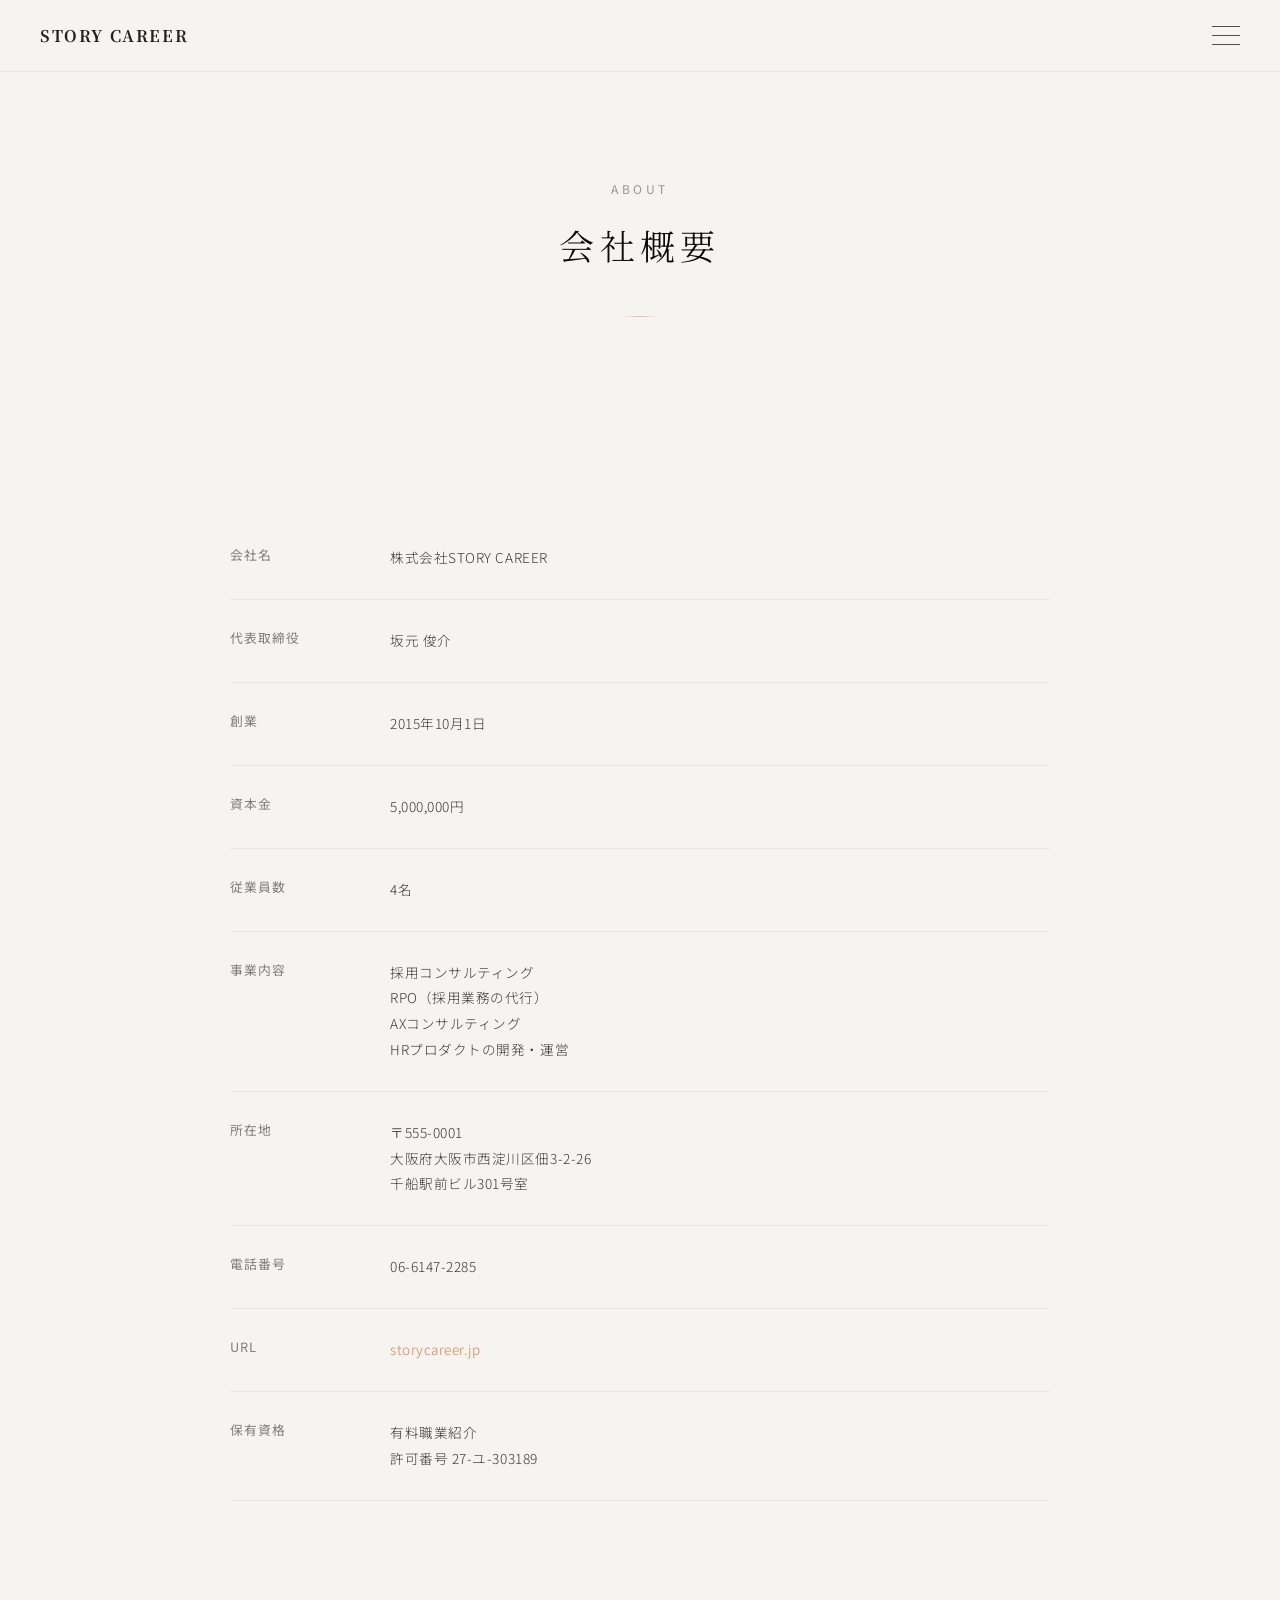
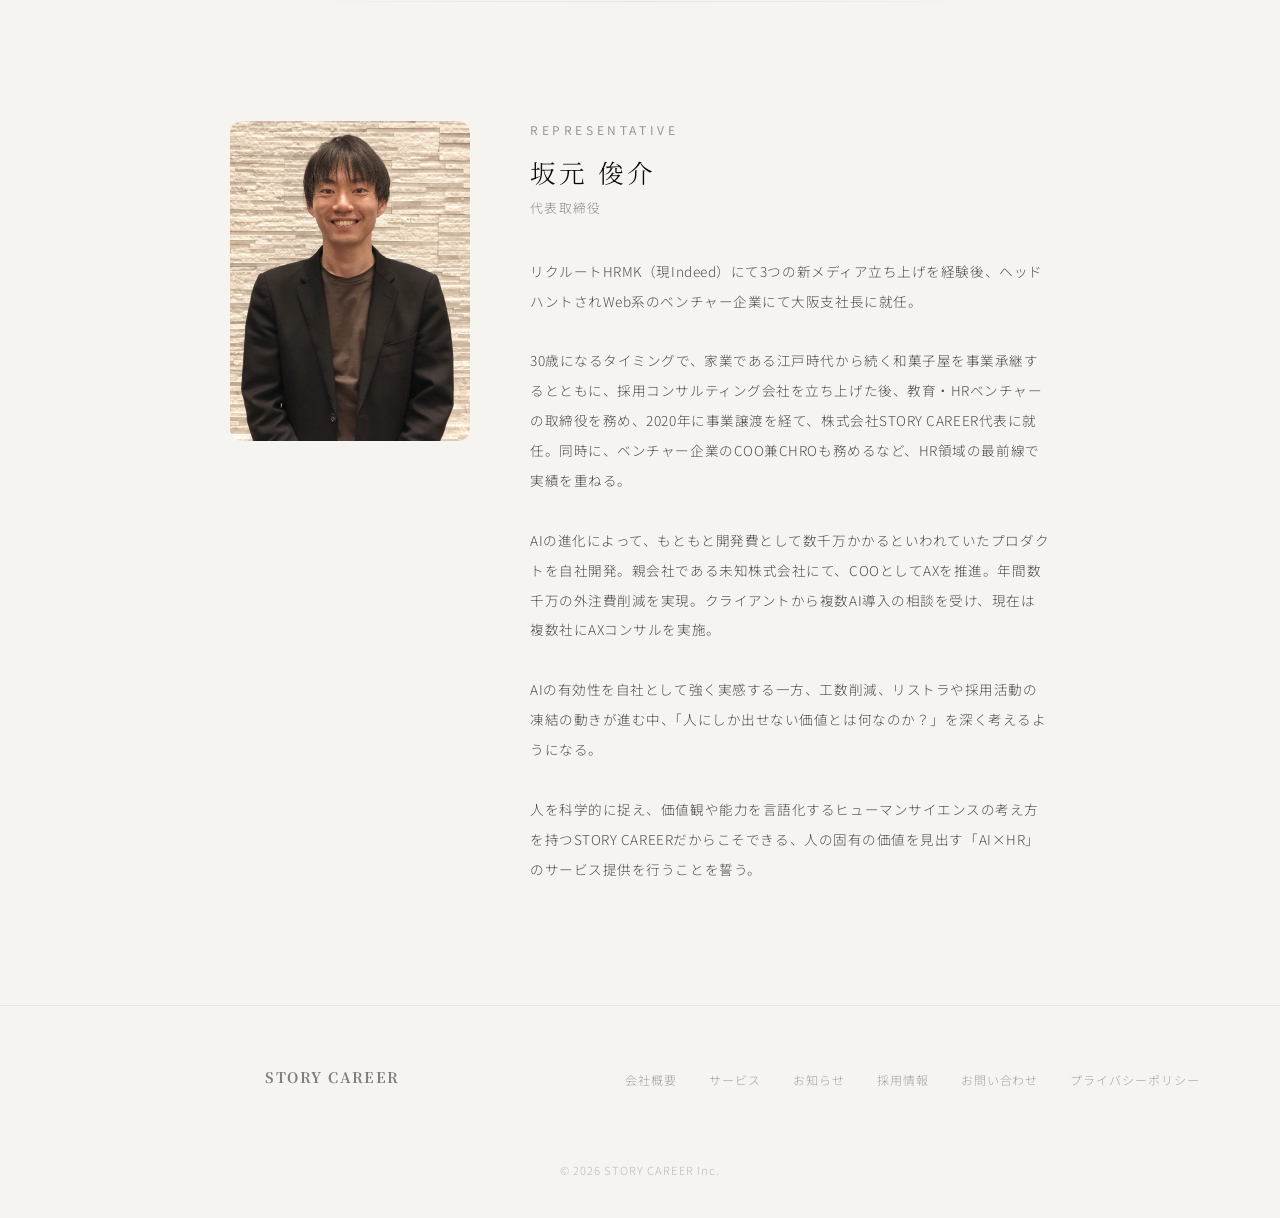
<file: about.html>
<!DOCTYPE html>
<html lang="ja">
<head>
<meta charset="UTF-8">
<meta name="viewport" content="width=device-width, initial-scale=1.0">
<meta property="og:title" content="会社概要 | STORY CAREER">
<meta property="og:description" content="AIを駆使しながら人の可能性を最大化し、事業成長につなげる。HR × AXコンサルティング。">
<meta property="og:image" content="https://storycareer.jp/images/ogp.png">
<meta property="og:url" content="https://storycareer.jp/about.html">
<meta property="og:type" content="website">
<meta property="og:site_name" content="STORY CAREER">
<meta name="twitter:card" content="summary_large_image">
<title>会社概要 | STORY CAREER</title>
<link rel="preconnect" href="https://fonts.googleapis.com">
<link rel="preconnect" href="https://fonts.gstatic.com" crossorigin>
<link href="https://fonts.googleapis.com/css2?family=Noto+Sans+JP:wght@300;400;700&family=Noto+Serif+JP:wght@300;700&display=swap" rel="stylesheet">
<style>*{cursor:none!important}</style>
<link rel="stylesheet" href="css/common.css">
<style>
html{scroll-behavior:smooth}
body{background:#f5f4f0;overflow-x:hidden;font-family:'Noto Sans JP','Helvetica Neue',Arial,sans-serif;color:rgba(10,10,10,0.75)}

/* ===== Hero ===== */
.page-hero{padding:180px 0 100px;text-align:center}
.page-hero-label{font-family:'Noto Sans JP',sans-serif;font-size:0.75rem;letter-spacing:0.3em;text-transform:uppercase;color:rgba(10,10,10,0.4);margin-bottom:1rem;font-weight:400}
.page-hero-title{font-family:'Noto Serif JP',serif;font-weight:300;font-size:clamp(1.5rem,3vw,2.2rem);color:rgba(10,10,10,1);letter-spacing:0.15em;line-height:1.8}
.page-hero-line{width:40px;height:1px;background:linear-gradient(90deg,transparent,rgba(210,100,30,0.4),transparent);margin:2.5rem auto 0}

/* ===== Sections ===== */
.section{padding:100px 0;position:relative}
.section-inner{max-width:900px;margin:0 auto;padding:0 40px}

/* ===== Company Info Table ===== */
.info-table{width:100%;border-collapse:collapse}
.info-table tr{border-bottom:1px solid rgba(10,10,10,0.06)}
.info-table th{font-family:'Noto Sans JP',sans-serif;font-weight:400;font-size:clamp(0.8rem,0.95vw,0.9rem);color:rgba(10,10,10,0.5);letter-spacing:0.08em;padding:28px 20px 28px 0;text-align:left;vertical-align:top;width:160px;white-space:nowrap}
.info-table td{font-family:'Noto Sans JP',sans-serif;font-weight:300;font-size:clamp(0.85rem,1vw,0.95rem);color:rgba(10,10,10,0.8);letter-spacing:0.04em;line-height:1.9;padding:28px 0}

/* ===== Representative ===== */
.rep-section{padding:120px 0;position:relative}
.rep-section::before{content:'';position:absolute;top:0;left:50%;transform:translateX(-50%);width:80%;max-width:700px;height:1px;background:linear-gradient(90deg,transparent,rgba(10,10,10,0.08),transparent)}
.rep-inner{max-width:900px;margin:0 auto;padding:0 40px;display:grid;grid-template-columns:240px 1fr;gap:60px;align-items:start}
.rep-photo{width:100%;aspect-ratio:3/4;object-fit:cover;border-radius:12px;filter:grayscale(0.15)}
.rep-content{}
.rep-label{font-family:'Noto Sans JP',sans-serif;font-size:0.75rem;letter-spacing:0.3em;text-transform:uppercase;color:rgba(10,10,10,0.4);margin-bottom:1rem;font-weight:400}
.rep-name{font-family:'Noto Serif JP',serif;font-weight:300;font-size:clamp(1.2rem,2vw,1.6rem);color:rgba(10,10,10,1);letter-spacing:0.12em;margin-bottom:0.5rem}
.rep-title{font-family:'Noto Sans JP',sans-serif;font-weight:300;font-size:0.8rem;color:rgba(10,10,10,0.45);letter-spacing:0.1em;margin-bottom:2.5rem}
.rep-bio{font-family:'Noto Sans JP',sans-serif;font-weight:300;font-size:clamp(0.85rem,1vw,0.95rem);line-height:2.2;color:rgba(10,10,10,0.7);letter-spacing:0.04em}

/* ===== Responsive ===== */
@media(max-width:768px){
  .page-hero{padding:140px 0 60px}
  .section{padding:60px 0}
  .section-inner,.rep-inner{padding:0 24px}
  .rep-inner{grid-template-columns:1fr;gap:2rem;text-align:center}
  .rep-photo{max-width:200px;margin:0 auto}
  .info-table th{display:block;padding:20px 0 4px;width:100%;border-bottom:none}
  .info-table td{display:block;padding:4px 0 20px}
  .info-table tr{border-bottom:1px solid rgba(10,10,10,0.06)}
  .rep-section{padding:80px 0}
}
</style>
</head>
<body>

<header class="site-header">
  <a href="/" class="site-logo">STORY CAREER</a>
  <button class="hamburger" id="hamburger" aria-label="メニュー"><span></span><span></span><span></span></button>
</header>
<nav class="nav-overlay" id="navOverlay">
  <ul class="nav-menu">
    <li><a href="/">Top<span class="nav-label">トップ</span></a></li>
    <li><a href="about.html">About<span class="nav-label">会社概要</span></a></li>
    <li><a href="services.html">Services<span class="nav-label">サービス</span></a></li>
    <li><a href="news.html">News<span class="nav-label">お知らせ</span></a></li>
    <li><a href="careers.html">Careers<span class="nav-label">採用情報</span></a></li>
    <li><a href="contact.html">Contact<span class="nav-label">お問い合わせ</span></a></li>
    <li><a href="privacy.html">Privacy Policy<span class="nav-label">プライバシーポリシー</span></a></li>
  </ul>
</nav>

<div class="page-hero">
  <p class="page-hero-label fade-up">About</p>
  <h1 class="page-hero-title fade-up" style="transition-delay:0.1s">会社概要</h1>
  <div class="page-hero-line fade-up" style="transition-delay:0.2s"></div>
</div>

<section class="section">
  <div class="section-inner fade-up" style="transition-delay:0.25s">
    <table class="info-table">
      <tr>
        <th>会社名</th>
        <td>株式会社STORY CAREER</td>
      </tr>
      <tr>
        <th>代表取締役</th>
        <td>坂元 俊介</td>
      </tr>
      <tr>
        <th>創業</th>
        <td>2015年10月1日</td>
      </tr>
      <tr>
        <th>資本金</th>
        <td>5,000,000円</td>
      </tr>
      <tr>
        <th>従業員数</th>
        <td>4名</td>
      </tr>
      <tr>
        <th>事業内容</th>
        <td>採用コンサルティング<br>RPO（採用業務の代行）<br>AXコンサルティング<br>HRプロダクトの開発・運営</td>
      </tr>
      <tr>
        <th>所在地</th>
        <td>〒555-0001<br>大阪府大阪市西淀川区佃3-2-26<br>千船駅前ビル301号室</td>
      </tr>
      <tr>
        <th>電話番号</th>
        <td>06-6147-2285</td>
      </tr>
      <tr>
        <th>URL</th>
        <td><a href="http://storycareer.jp/" style="color:rgba(210,100,30,0.8);text-decoration:none;transition:color 0.3s" onmouseover="this.style.color='rgba(210,100,30,1)'" onmouseout="this.style.color='rgba(210,100,30,0.8)'">storycareer.jp</a></td>
      </tr>
      <tr>
        <th>保有資格</th>
        <td>有料職業紹介<br>許可番号 27-ユ-303189</td>
      </tr>
    </table>
  </div>
</section>

<section class="rep-section">
  <div class="rep-inner">
    <img src="images/ceo.jpg" alt="代表取締役 坂元俊介" class="rep-photo fade-up">
    <div class="rep-content">
    <p class="rep-label fade-up">Representative</p>
    <h2 class="rep-name fade-up" style="transition-delay:0.1s">坂元 俊介</h2>
    <p class="rep-title fade-up" style="transition-delay:0.15s">代表取締役</p>
    <p class="rep-bio fade-up" style="transition-delay:0.2s">
      リクルートHRMK（現Indeed）にて3つの新メディア立ち上げを経験後、ヘッドハントされWeb系のベンチャー企業にて大阪支社長に就任。<br><br>
      30歳になるタイミングで、家業である江戸時代から続く和菓子屋を事業承継するとともに、採用コンサルティング会社を立ち上げた後、教育・HRベンチャーの取締役を務め、2020年に事業譲渡を経て、株式会社STORY CAREER代表に就任。同時に、ベンチャー企業のCOO兼CHROも務めるなど、HR領域の最前線で実績を重ねる。<br><br>
      AIの進化によって、もともと開発費として数千万かかるといわれていたプロダクトを自社開発。親会社である未知株式会社にて、COOとしてAXを推進。年間数千万の外注費削減を実現。クライアントから複数AI導入の相談を受け、現在は複数社にAXコンサルを実施。<br><br>
      AIの有効性を自社として強く実感する一方、工数削減、リストラや採用活動の凍結の動きが進む中、「人にしか出せない価値とは何なのか？」を深く考えるようになる。<br><br>
      人を科学的に捉え、価値観や能力を言語化するヒューマンサイエンスの考え方を持つSTORY CAREERだからこそできる、人の固有の価値を見出す「AI×HR」のサービス提供を行うことを誓う。
    </p>
    </div>
  </div>
</section>

<footer>
  <div class="footer-inner">
    <a href="/" class="footer-logo">STORY CAREER</a>
    <ul class="footer-nav">
      <li><a href="about.html">会社概要</a></li>
      <li><a href="services.html">サービス</a></li>
      <li><a href="news.html">お知らせ</a></li>
      <li><a href="careers.html">採用情報</a></li>
      <li><a href="contact.html">お問い合わせ</a></li>
      <li><a href="privacy.html">プライバシーポリシー</a></li>
    </ul>
    <p class="footer-copy">&copy; 2026 STORY CAREER Inc.</p>
  </div>
</footer>

<script src="js/animations.js"></script>
<script src="js/nav.js"></script>
<script src="js/cursor.js"></script>
</body>
</html>
</file>
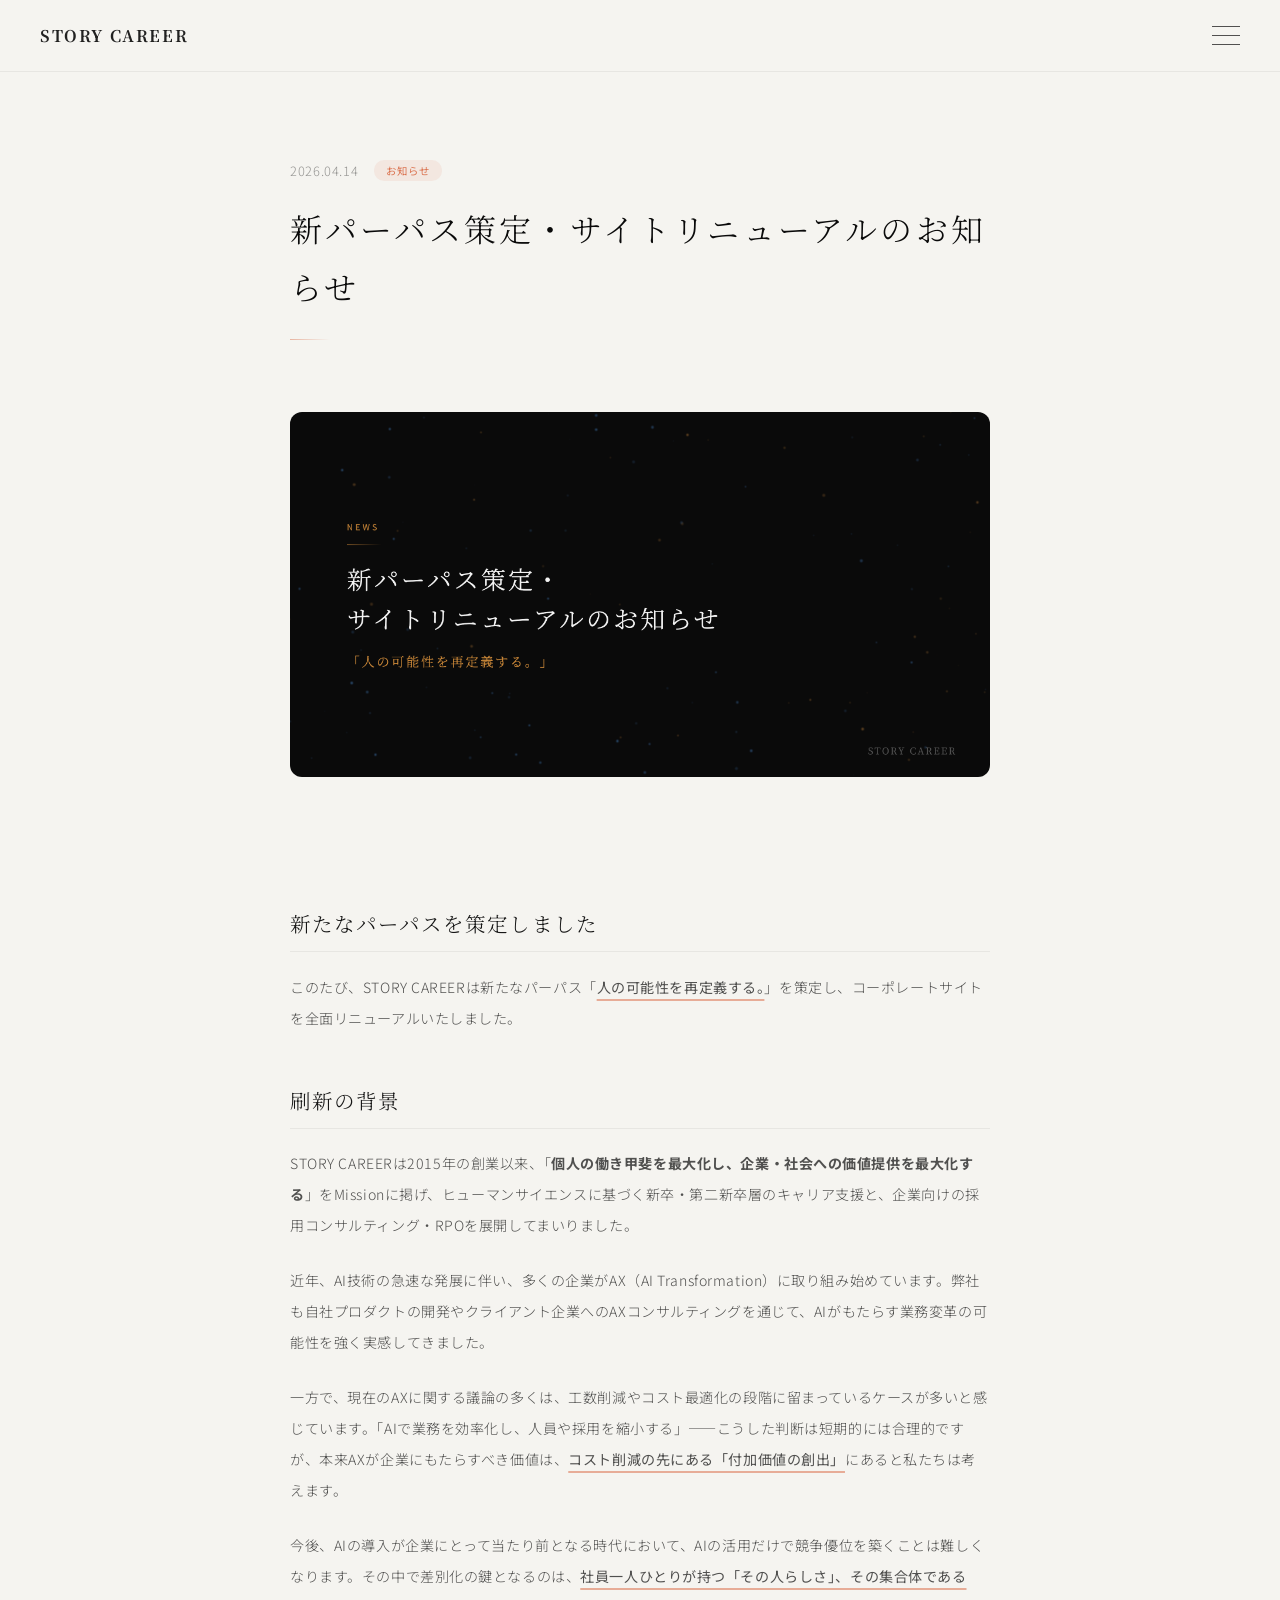
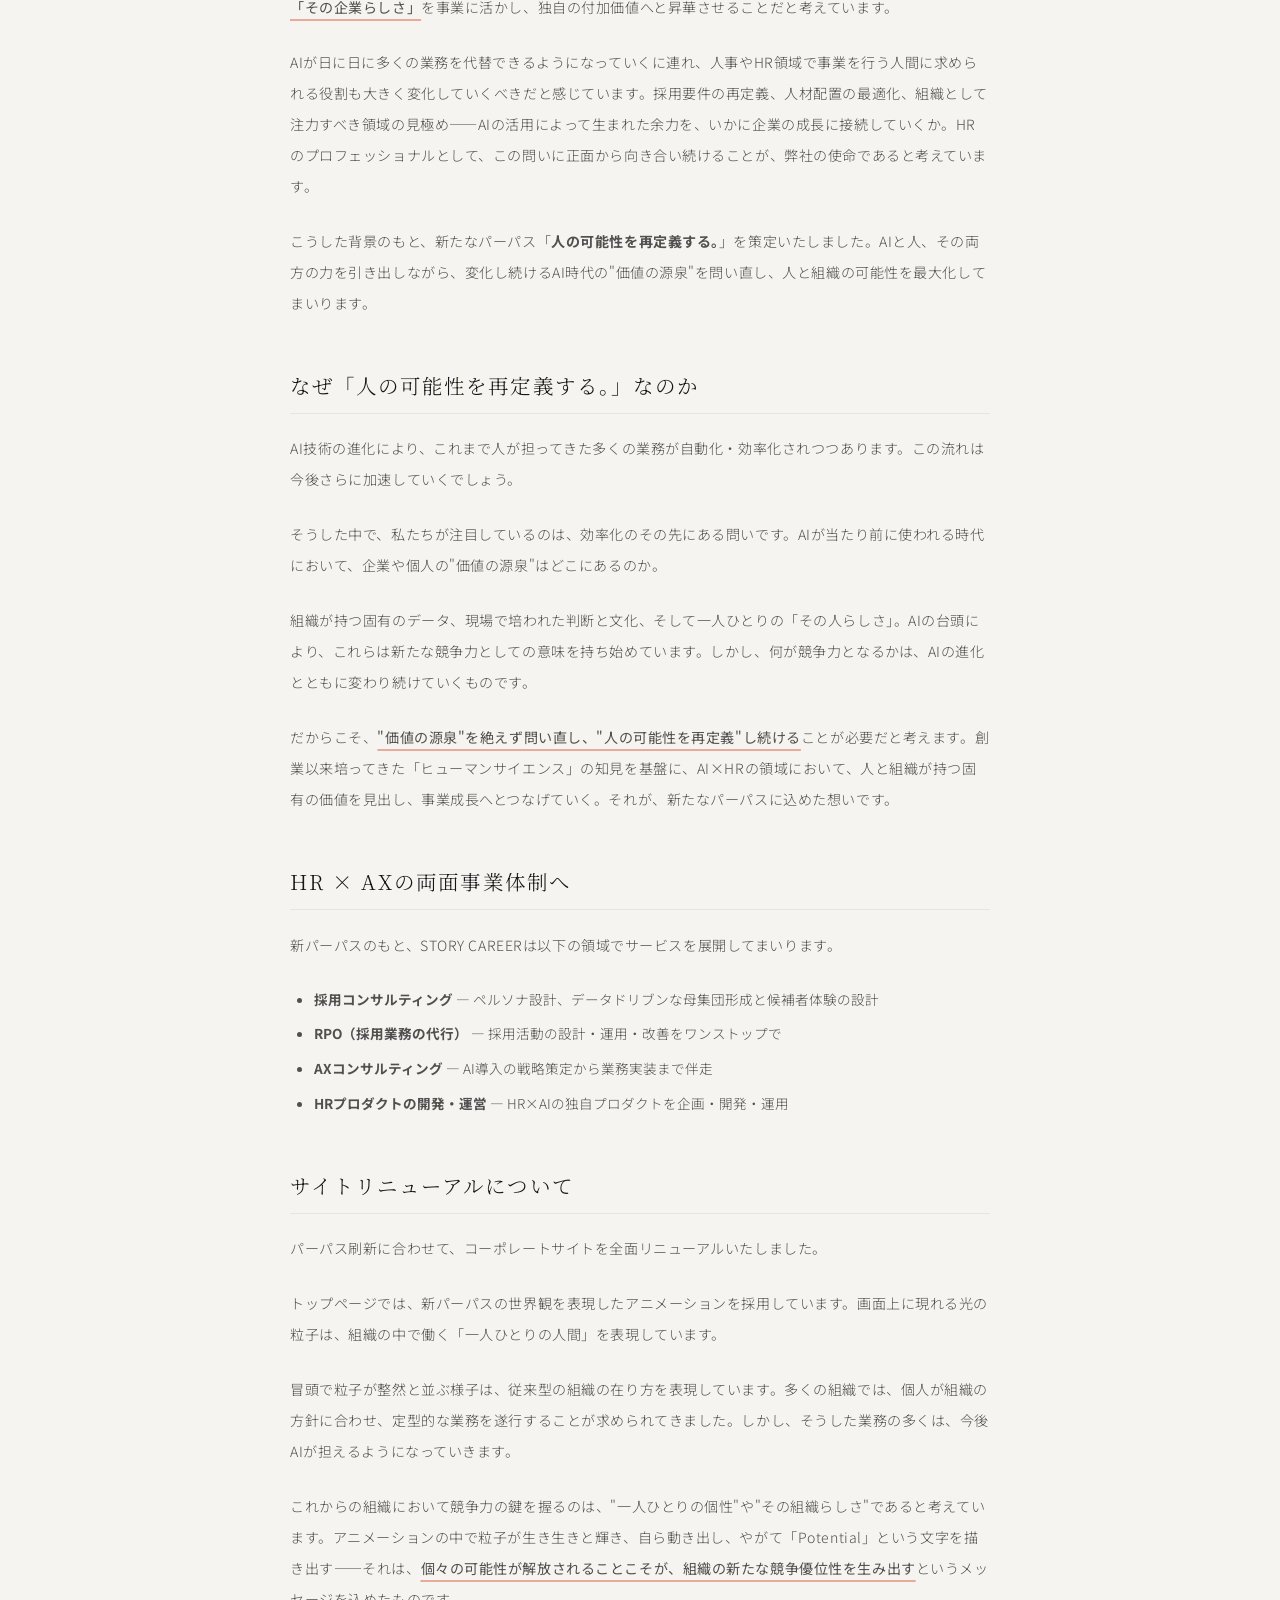
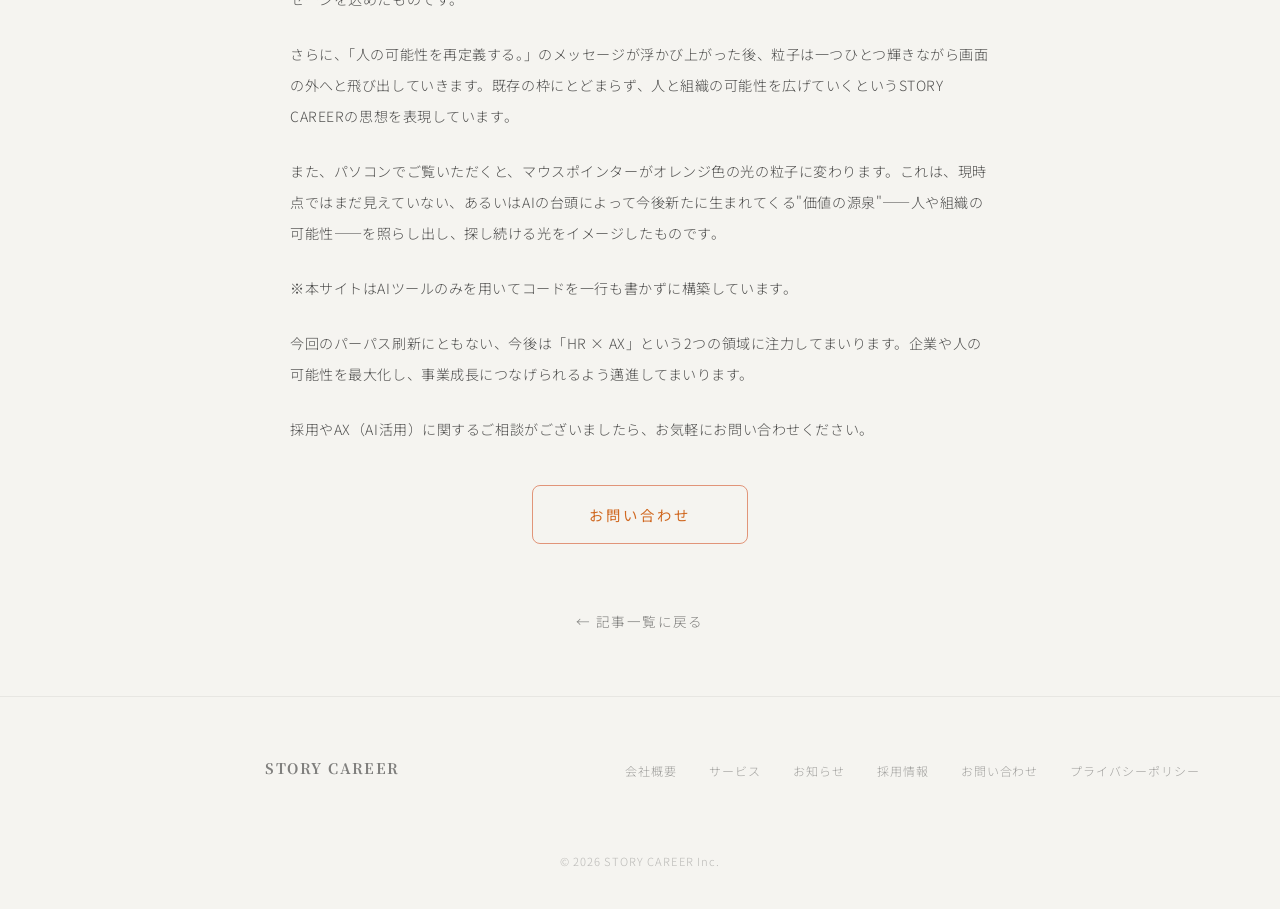
<file: article-purpose-renewal.html>
<!DOCTYPE html>
<html lang="ja">
<head>
<meta charset="UTF-8">
<meta name="viewport" content="width=device-width, initial-scale=1.0">
<meta property="og:title" content="新パーパス策定・サイトリニューアルのお知らせ | STORY CAREER">
<meta property="og:description" content="AIを駆使しながら人の可能性を最大化し、事業成長につなげる。HR × AXコンサルティング。">
<meta property="og:image" content="https://storycareer.jp/images/thumb-purpose-renewal.png">
<meta property="og:url" content="https://storycareer.jp/article-purpose-renewal.html">
<meta property="og:type" content="website">
<meta property="og:site_name" content="STORY CAREER">
<meta name="twitter:card" content="summary_large_image">
<title>新パーパス策定・サイトリニューアルのお知らせ | STORY CAREER</title>
<link rel="preconnect" href="https://fonts.googleapis.com">
<link rel="preconnect" href="https://fonts.gstatic.com" crossorigin>
<link href="https://fonts.googleapis.com/css2?family=Noto+Sans+JP:wght@300;400;700&family=Noto+Serif+JP:wght@300;700&display=swap" rel="stylesheet">
<style>*{cursor:none!important}</style>
<link rel="stylesheet" href="css/common.css">
<style>
html{scroll-behavior:smooth}
body{background:#f5f4f0;overflow-x:hidden;font-family:'Noto Sans JP','Helvetica Neue',Arial,sans-serif;color:rgba(10,10,10,0.75);min-height:100vh;display:flex;flex-direction:column}

/* ===== Article Hero ===== */
.article-hero{padding:160px 0 40px;max-width:780px;margin:0 auto;padding-left:40px;padding-right:40px}
.article-meta{display:flex;gap:1rem;align-items:center;margin-bottom:1.2rem}
.article-date{font-family:'Noto Sans JP',sans-serif;font-weight:300;font-size:0.8rem;color:rgba(10,10,10,0.4);letter-spacing:0.05em}
.article-tag{font-family:'Noto Sans JP',sans-serif;font-weight:400;font-size:0.65rem;color:rgba(212,85,42,0.8);letter-spacing:0.08em;background:rgba(212,85,42,0.08);padding:3px 12px;border-radius:10px}
.article-title{font-family:'Noto Serif JP',serif;font-weight:300;font-size:clamp(1.4rem,2.8vw,2rem);color:rgba(10,10,10,1);letter-spacing:0.1em;line-height:1.8;margin-bottom:1.5rem}
.article-line{width:40px;height:1px;background:linear-gradient(90deg,rgba(212,85,42,0.4),transparent)}

/* ===== Thumbnail ===== */
.article-thumbnail{max-width:780px;margin:2rem auto;padding:0 40px}
.article-thumbnail img{width:100%;height:auto;border-radius:12px;display:block}
.article-thumbnail-placeholder{width:100%;height:400px;border-radius:12px;background:rgba(10,10,10,0.04);display:flex;align-items:center;justify-content:center;font-family:'Noto Sans JP',sans-serif;font-size:0.75rem;color:rgba(10,10,10,0.2);letter-spacing:0.1em}

/* ===== Article Body ===== */
.article-body{max-width:780px;margin:0 auto;padding:3rem 40px 4rem;flex:1}
.article-body h2{font-family:'Noto Serif JP',serif;font-weight:300;font-size:clamp(1.1rem,1.6vw,1.35rem);color:rgba(10,10,10,0.95);letter-spacing:0.1em;line-height:1.8;margin:3rem 0 1.2rem;padding-bottom:0.6rem;border-bottom:1px solid rgba(10,10,10,0.06)}
.article-body h3{font-family:'Noto Serif JP',serif;font-weight:300;font-size:clamp(1rem,1.3vw,1.15rem);color:rgba(10,10,10,0.9);letter-spacing:0.08em;line-height:1.7;margin:2rem 0 0.8rem}
.article-body p{font-family:'Noto Sans JP',sans-serif;font-weight:300;font-size:clamp(0.88rem,1vw,0.95rem);color:rgba(10,10,10,0.7);letter-spacing:0.04em;line-height:2.2;margin-bottom:1.5rem}
.article-body ul,.article-body ol{margin:1rem 0 1.5rem 1.5rem;font-family:'Noto Sans JP',sans-serif;font-weight:300;font-size:clamp(0.85rem,0.95vw,0.92rem);color:rgba(10,10,10,0.7);line-height:2.2}
.article-body li{margin-bottom:0.3rem}
.article-body blockquote{margin:2rem 0;padding:1.5rem 2rem;border-left:3px solid rgba(212,85,42,0.3);background:rgba(255,255,255,0.5);border-radius:0 8px 8px 0;font-style:italic;color:rgba(10,10,10,0.6)}
.article-body img{max-width:100%;height:auto;border-radius:8px;margin:1.5rem 0}
.article-body a{color:rgba(212,85,42,0.8);text-decoration:none;border-bottom:1px solid rgba(212,85,42,0.2);transition:all 0.3s}
.article-body a:hover{color:rgba(212,85,42,1);border-bottom-color:rgba(212,85,42,0.6)}

/* ===== Article Nav ===== */
.article-nav{max-width:780px;margin:0 auto;padding:0 40px 4rem;display:grid;grid-template-columns:1fr 1fr;gap:1.5rem}
.article-nav-item{padding:24px 28px;border:1px solid rgba(10,10,10,0.06);border-radius:12px;background:rgba(255,255,255,0.5);transition:all 0.3s}
.article-nav-item:hover{background:rgba(255,255,255,0.9);border-color:rgba(10,10,10,0.1);box-shadow:0 4px 20px rgba(10,10,10,0.04)}
.article-nav-item.next{text-align:right}
.article-nav-item.next .article-nav-title{text-align:left;direction:rtl}
.article-nav-item.next .article-nav-title *{direction:ltr;unicode-bidi:bidi-override}
.article-nav-item a{text-decoration:none;color:inherit;display:block}
.article-nav-label{font-family:'Noto Sans JP',sans-serif;font-weight:300;font-size:0.7rem;color:rgba(212,85,42,0.6);letter-spacing:0.12em;margin-bottom:0.6rem}
.article-nav-title{font-family:'Noto Serif JP',serif;font-weight:300;font-size:0.9rem;color:rgba(10,10,10,0.75);letter-spacing:0.06em;line-height:1.7}

/* ===== Back to list ===== */
.article-back{text-align:center;padding-bottom:4rem}
.article-back a{font-family:'Noto Sans JP',sans-serif;font-weight:300;font-size:0.85rem;color:rgba(10,10,10,0.5);letter-spacing:0.1em;text-decoration:none;transition:color 0.3s}
.article-back a:hover{color:rgba(212,85,42,0.9)}

/* ===== Responsive ===== */
.article-body .highlight{text-decoration:underline;text-decoration-color:rgba(212,85,42,0.45);text-underline-offset:0.4em;text-decoration-thickness:1.5px;font-weight:400}
@media(max-width:768px){
  .article-hero{padding:130px 24px 30px}
  .article-thumbnail{padding:0 24px}
  .article-thumbnail-placeholder{height:220px}
  .article-body{padding:2rem 24px 3rem}
  .article-nav{padding:0 24px 3rem;flex-direction:column}
  .article-nav-item.next{text-align:left}
  .article-back{padding-bottom:3rem}
}
</style>
</head>
<body>

<header class="site-header">
  <a href="/" class="site-logo">STORY CAREER</a>
  <button class="hamburger" id="hamburger" aria-label="メニュー"><span></span><span></span><span></span></button>
</header>
<nav class="nav-overlay" id="navOverlay">
  <ul class="nav-menu">
    <li><a href="/">Top<span class="nav-label">トップ</span></a></li>
    <li><a href="about.html">About<span class="nav-label">会社概要</span></a></li>
    <li><a href="services.html">Services<span class="nav-label">サービス</span></a></li>
    <li><a href="news.html">News<span class="nav-label">お知らせ</span></a></li>
    <li><a href="careers.html">Careers<span class="nav-label">採用情報</span></a></li>
    <li><a href="contact.html">Contact<span class="nav-label">お問い合わせ</span></a></li>
    <li><a href="privacy.html">Privacy Policy<span class="nav-label">プライバシーポリシー</span></a></li>
  </ul>
</nav>

<div class="article-hero fade-up">
  <div class="article-meta">
    <span class="article-date">2026.04.14</span>
    <span class="article-tag">お知らせ</span>
  </div>
  <h1 class="article-title">新パーパス策定・サイトリニューアルのお知らせ</h1>
  <div class="article-line"></div>
</div>

<div class="article-thumbnail fade-up" style="transition-delay:0.1s">
  <img src="images/thumb-purpose-renewal.png" alt="新パーパス策定・サイトリニューアルのお知らせ">
</div>

<article class="article-body fade-up" style="transition-delay:0.15s">

  <h2>新たなパーパスを策定しました</h2>

  <p>このたび、STORY CAREERは新たなパーパス「<span class="highlight">人の可能性を再定義する。</span>」を策定し、コーポレートサイトを全面リニューアルいたしました。</p>

  <h2>刷新の背景</h2>

  <p>STORY CAREERは2015年の創業以来、「<strong>個人の働き甲斐を最大化し、企業・社会への価値提供を最大化する</strong>」をMissionに掲げ、ヒューマンサイエンスに基づく新卒・第二新卒層のキャリア支援と、企業向けの採用コンサルティング・RPOを展開してまいりました。</p>

  <p>近年、AI技術の急速な発展に伴い、多くの企業がAX（AI Transformation）に取り組み始めています。弊社も自社プロダクトの開発やクライアント企業へのAXコンサルティングを通じて、AIがもたらす業務変革の可能性を強く実感してきました。</p>

  <p>一方で、現在のAXに関する議論の多くは、工数削減やコスト最適化の段階に留まっているケースが多いと感じています。「AIで業務を効率化し、人員や採用を縮小する」——こうした判断は短期的には合理的ですが、本来AXが企業にもたらすべき価値は、<span class="highlight">コスト削減の先にある「付加価値の創出」</span>にあると私たちは考えます。</p>

  <p>今後、AIの導入が企業にとって当たり前となる時代において、AIの活用だけで競争優位を築くことは難しくなります。その中で差別化の鍵となるのは、<span class="highlight">社員一人ひとりが持つ「その人らしさ」、その集合体である「その企業らしさ」</span>を事業に活かし、独自の付加価値へと昇華させることだと考えています。</p>

  <p>AIが日に日に多くの業務を代替できるようになっていくに連れ、人事やHR領域で事業を行う人間に求められる役割も大きく変化していくべきだと感じています。採用要件の再定義、人材配置の最適化、組織として注力すべき領域の見極め——AIの活用によって生まれた余力を、いかに企業の成長に接続していくか。HRのプロフェッショナルとして、この問いに正面から向き合い続けることが、弊社の使命であると考えています。</p>

  <p>こうした背景のもと、新たなパーパス「<strong>人の可能性を再定義する。</strong>」を策定いたしました。AIと人、その両方の力を引き出しながら、変化し続けるAI時代の"価値の源泉"を問い直し、人と組織の可能性を最大化してまいります。</p>

  <h2>なぜ「人の可能性を再定義する。」なのか</h2>

  <p>AI技術の進化により、これまで人が担ってきた多くの業務が自動化・効率化されつつあります。この流れは今後さらに加速していくでしょう。</p>

  <p>そうした中で、私たちが注目しているのは、効率化のその先にある問いです。AIが当たり前に使われる時代において、企業や個人の"価値の源泉"はどこにあるのか。</p>

  <p>組織が持つ固有のデータ、現場で培われた判断と文化、そして一人ひとりの「その人らしさ」。AIの台頭により、これらは新たな競争力としての意味を持ち始めています。しかし、何が競争力となるかは、AIの進化とともに変わり続けていくものです。</p>

  <p>だからこそ、<span class="highlight">"価値の源泉"を絶えず問い直し、"人の可能性を再定義"し続ける</span>ことが必要だと考えます。創業以来培ってきた「ヒューマンサイエンス」の知見を基盤に、AI×HRの領域において、人と組織が持つ固有の価値を見出し、事業成長へとつなげていく。それが、新たなパーパスに込めた想いです。</p>

  <h2>HR × AXの両面事業体制へ</h2>

  <p>新パーパスのもと、STORY CAREERは以下の領域でサービスを展開してまいります。</p>

  <ul>
    <li><strong>採用コンサルティング</strong> — ペルソナ設計、データドリブンな母集団形成と候補者体験の設計</li>
    <li><strong>RPO（採用業務の代行）</strong> — 採用活動の設計・運用・改善をワンストップで</li>
    <li><strong>AXコンサルティング</strong> — AI導入の戦略策定から業務実装まで伴走</li>
    <li><strong>HRプロダクトの開発・運営</strong> — HR×AIの独自プロダクトを企画・開発・運用</li>
  </ul>

  <h2>サイトリニューアルについて</h2>

  <p>パーパス刷新に合わせて、コーポレートサイトを全面リニューアルいたしました。</p>

  <p>トップページでは、新パーパスの世界観を表現したアニメーションを採用しています。画面上に現れる光の粒子は、組織の中で働く「一人ひとりの人間」を表現しています。</p>

  <p>冒頭で粒子が整然と並ぶ様子は、従来型の組織の在り方を表現しています。多くの組織では、個人が組織の方針に合わせ、定型的な業務を遂行することが求められてきました。しかし、そうした業務の多くは、今後AIが担えるようになっていきます。</p>

  <p>これからの組織において競争力の鍵を握るのは、"一人ひとりの個性"や"その組織らしさ"であると考えています。アニメーションの中で粒子が生き生きと輝き、自ら動き出し、やがて「Potential」という文字を描き出す——それは、<span class="highlight">個々の可能性が解放されることこそが、組織の新たな競争優位性を生み出す</span>というメッセージを込めたものです。</p>

  <p>さらに、「人の可能性を再定義する。」のメッセージが浮かび上がった後、粒子は一つひとつ輝きながら画面の外へと飛び出していきます。既存の枠にとどまらず、人と組織の可能性を広げていくというSTORY CAREERの思想を表現しています。</p>

  <p>また、パソコンでご覧いただくと、マウスポインターがオレンジ色の光の粒子に変わります。これは、現時点ではまだ見えていない、あるいはAIの台頭によって今後新たに生まれてくる"価値の源泉"——人や組織の可能性——を照らし出し、探し続ける光をイメージしたものです。</p>

  <p>※本サイトはAIツールのみを用いてコードを一行も書かずに構築しています。</p>

  <p>今回のパーパス刷新にともない、今後は「HR × AX」という2つの領域に注力してまいります。企業や人の可能性を最大化し、事業成長につなげられるよう邁進してまいります。</p>

  <p>採用やAX（AI活用）に関するご相談がございましたら、お気軽にお問い合わせください。</p>

  <div style="text-align:center;margin-top:2.5rem">
    <a href="contact.html" style="display:inline-block;border:1px solid rgba(212,85,42,0.6);background:transparent;color:#d06820;padding:18px 56px;border-radius:8px;letter-spacing:0.2em;font-family:'Noto Sans JP',sans-serif;font-weight:400;font-size:0.9rem;text-decoration:none;transition:all 0.4s cubic-bezier(0.22,1,0.36,1)" onmouseover="this.style.background='rgba(212,85,42,0.95)';this.style.color='#fff';this.style.borderColor='#d06820';this.style.transform='translateY(-2px)';this.style.boxShadow='0 12px 40px rgba(212,85,42,0.15)'" onmouseout="this.style.background='transparent';this.style.color='#d06820';this.style.borderColor='rgba(212,85,42,0.6)';this.style.transform='none';this.style.boxShadow='none'">お問い合わせ</a>
  </div>

</article>


<div class="article-nav fade-up" id="articleNav" style="display:none">
  <div class="article-nav-item prev" id="navPrev"></div>
  <div class="article-nav-item next" id="navNext"></div>
</div>

<div class="article-back fade-up">
  <a href="news.html">&larr; 記事一覧に戻る</a>
</div>

<footer>
  <div class="footer-inner">
    <a href="/" class="footer-logo">STORY CAREER</a>
    <ul class="footer-nav">
      <li><a href="about.html">会社概要</a></li>
      <li><a href="services.html">サービス</a></li>
      <li><a href="news.html">お知らせ</a></li>
      <li><a href="careers.html">採用情報</a></li>
      <li><a href="contact.html">お問い合わせ</a></li>
      <li><a href="privacy.html">プライバシーポリシー</a></li>
    </ul>
    <p class="footer-copy">&copy; 2026 STORY CAREER Inc.</p>
  </div>
</footer>

<script src="js/animations.js"></script>
<script src="js/nav.js"></script>
<script src="js/cursor.js"></script>
<script>
(function(){
  var SLUG='purpose-renewal';
  var staticPages={'purpose-renewal':'article-purpose-renewal.html'};
  var API='https://storycareer.jp/wp/wp-json/wp/v2/posts?per_page=100&orderby=date&order=desc&_fields=id,title,slug';
  fetch(API).then(function(r){return r.json()}).then(function(posts){
    var idx=-1;
    for(var i=0;i<posts.length;i++){if(posts[i].slug===SLUG){idx=i;break}}
    if(idx<0)return;
    var navEl=document.getElementById('articleNav');
    var prevEl=document.getElementById('navPrev');
    var nextEl=document.getElementById('navNext');
    var hasNav=false;
    if(idx<posts.length-1){
      var prev=posts[idx+1];
      var prevLink=staticPages[prev.slug]||('article.html?id='+prev.id);
      prevEl.innerHTML='<a href="'+prevLink+'"><p class="article-nav-label">&larr; 前の記事</p><p class="article-nav-title">'+prev.title.rendered+'</p></a>';
      hasNav=true;
    }
    if(idx>0){
      var next=posts[idx-1];
      var nextLink=staticPages[next.slug]||('article.html?id='+next.id);
      nextEl.innerHTML='<a href="'+nextLink+'"><p class="article-nav-label">次の記事 &rarr;</p><p class="article-nav-title">'+next.title.rendered+'</p></a>';
      hasNav=true;
    }
    if(hasNav){navEl.style.display='grid';setTimeout(function(){navEl.classList.add('visible')},100)}
  });
})();
</script>
</body>
</html>
</file>
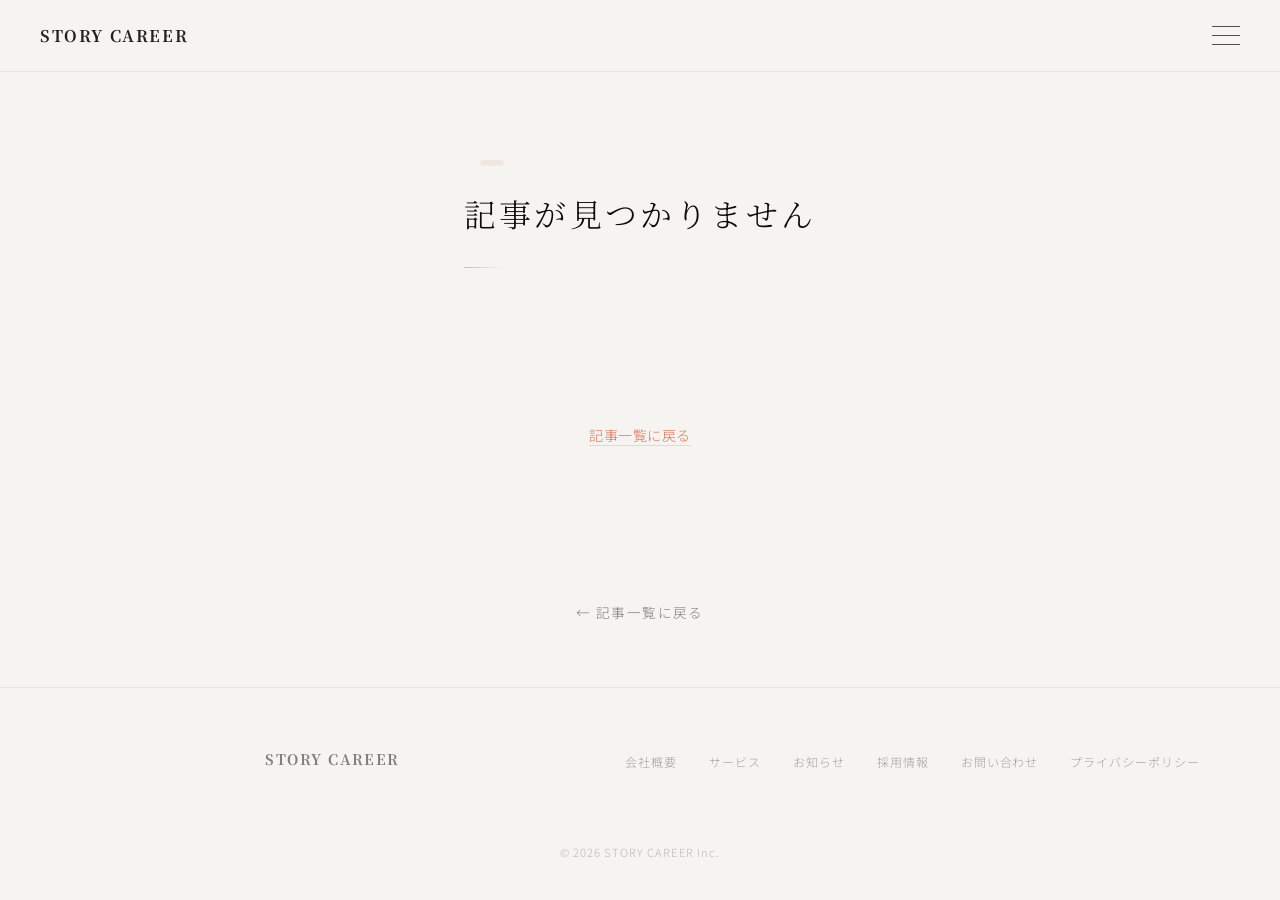
<file: article.html>
<!DOCTYPE html>
<html lang="ja">
<head>
<meta charset="UTF-8">
<meta name="viewport" content="width=device-width, initial-scale=1.0">
<meta property="og:title" content="お知らせ | STORY CAREER">
<meta property="og:description" content="AIを駆使しながら人の可能性を最大化し、事業成長につなげる。HR × AXコンサルティング。">
<meta property="og:image" content="https://storycareer.jp/images/ogp.png">
<meta property="og:url" content="https://storycareer.jp/article.html">
<meta property="og:type" content="website">
<meta property="og:site_name" content="STORY CAREER">
<meta name="twitter:card" content="summary_large_image">
<title>記事タイトル | STORY CAREER</title>
<link rel="preconnect" href="https://fonts.googleapis.com">
<link rel="preconnect" href="https://fonts.gstatic.com" crossorigin>
<link href="https://fonts.googleapis.com/css2?family=Noto+Sans+JP:wght@300;400;700&family=Noto+Serif+JP:wght@300;700&display=swap" rel="stylesheet">
<style>*{cursor:none!important}</style>
<link rel="stylesheet" href="css/common.css">
<style>
html{scroll-behavior:smooth}
body{background:#f5f4f0;overflow-x:hidden;font-family:'Noto Sans JP','Helvetica Neue',Arial,sans-serif;color:rgba(10,10,10,0.75);min-height:100vh;display:flex;flex-direction:column}

/* ===== Article Hero ===== */
.article-hero{padding:160px 0 40px;max-width:780px;margin:0 auto;padding-left:40px;padding-right:40px}
.article-meta{display:flex;gap:1rem;align-items:center;margin-bottom:1.2rem}
.article-date{font-family:'Noto Sans JP',sans-serif;font-weight:300;font-size:0.8rem;color:rgba(10,10,10,0.4);letter-spacing:0.05em}
.article-tag{font-family:'Noto Sans JP',sans-serif;font-weight:400;font-size:0.65rem;color:rgba(212,85,42,0.8);letter-spacing:0.08em;background:rgba(212,85,42,0.08);padding:3px 12px;border-radius:10px}
.article-title{font-family:'Noto Serif JP',serif;font-weight:300;font-size:clamp(1.4rem,2.8vw,2rem);color:rgba(10,10,10,1);letter-spacing:0.1em;line-height:1.8;margin-bottom:1.5rem}
.article-line{width:40px;height:1px;background:linear-gradient(90deg,rgba(212,85,42,0.4),transparent)}

/* ===== Thumbnail ===== */
.article-thumbnail{max-width:780px;margin:2rem auto;padding:0 40px}
.article-thumbnail img{width:100%;height:auto;border-radius:12px;display:block}
.article-thumbnail-placeholder{width:100%;height:400px;border-radius:12px;background:rgba(10,10,10,0.04);display:flex;align-items:center;justify-content:center;font-family:'Noto Sans JP',sans-serif;font-size:0.75rem;color:rgba(10,10,10,0.2);letter-spacing:0.1em}

/* ===== Article Body ===== */
.article-body{max-width:780px;margin:0 auto;padding:3rem 40px 4rem;flex:1}
.article-body h2{font-family:'Noto Serif JP',serif;font-weight:300;font-size:clamp(1.1rem,1.6vw,1.35rem);color:rgba(10,10,10,0.95);letter-spacing:0.1em;line-height:1.8;margin:3rem 0 1.2rem;padding-bottom:0.6rem;border-bottom:1px solid rgba(10,10,10,0.06)}
.article-body h3{font-family:'Noto Serif JP',serif;font-weight:300;font-size:clamp(1rem,1.3vw,1.15rem);color:rgba(10,10,10,0.9);letter-spacing:0.08em;line-height:1.7;margin:2rem 0 0.8rem}
.article-body p{font-family:'Noto Sans JP',sans-serif;font-weight:300;font-size:clamp(0.88rem,1vw,0.95rem);color:rgba(10,10,10,0.7);letter-spacing:0.04em;line-height:2.2;margin-bottom:1.5rem}
.article-body ul,.article-body ol{margin:1rem 0 1.5rem 1.5rem;font-family:'Noto Sans JP',sans-serif;font-weight:300;font-size:clamp(0.85rem,0.95vw,0.92rem);color:rgba(10,10,10,0.7);line-height:2.2}
.article-body li{margin-bottom:0.3rem}
.article-body blockquote{margin:2rem 0;padding:1.5rem 2rem;border-left:3px solid rgba(212,85,42,0.3);background:rgba(255,255,255,0.5);border-radius:0 8px 8px 0;font-style:italic;color:rgba(10,10,10,0.6)}
.article-body img{max-width:100%;height:auto;border-radius:8px;margin:1.5rem 0}
.article-body a{color:rgba(212,85,42,0.8);text-decoration:none;border-bottom:1px solid rgba(212,85,42,0.2);transition:all 0.3s}
.article-body a:hover{color:rgba(212,85,42,1);border-bottom-color:rgba(212,85,42,0.6)}

/* ===== Article Nav ===== */
.article-nav{max-width:780px;margin:0 auto;padding:0 40px 4rem;display:grid;grid-template-columns:1fr 1fr;gap:1.5rem}
.article-nav-item{padding:24px 28px;border:1px solid rgba(10,10,10,0.06);border-radius:12px;background:rgba(255,255,255,0.5);transition:all 0.3s}
.article-nav-item:hover{background:rgba(255,255,255,0.9);border-color:rgba(10,10,10,0.1);box-shadow:0 4px 20px rgba(10,10,10,0.04)}
.article-nav-item.next{text-align:right}
.article-nav-item.next .article-nav-title{text-align:left;direction:rtl}
.article-nav-item.next .article-nav-title *{direction:ltr;unicode-bidi:bidi-override}
.article-nav-item a{text-decoration:none;color:inherit;display:block}
.article-nav-label{font-family:'Noto Sans JP',sans-serif;font-weight:300;font-size:0.7rem;color:rgba(212,85,42,0.6);letter-spacing:0.12em;margin-bottom:0.6rem}
.article-nav-title{font-family:'Noto Serif JP',serif;font-weight:300;font-size:0.9rem;color:rgba(10,10,10,0.75);letter-spacing:0.06em;line-height:1.7}
.article-nav-title a:hover{color:rgba(212,85,42,0.9)}

/* ===== Back to list ===== */
.article-back{text-align:center;padding-bottom:4rem}
.article-back a{font-family:'Noto Sans JP',sans-serif;font-weight:300;font-size:0.85rem;color:rgba(10,10,10,0.5);letter-spacing:0.1em;text-decoration:none;transition:color 0.3s}
.article-back a:hover{color:rgba(212,85,42,0.9)}

/* ===== Responsive ===== */
@media(max-width:768px){
  .article-hero{padding:130px 24px 30px}
  .article-thumbnail{padding:0 24px}
  .article-thumbnail-placeholder{height:220px}
  .article-body{padding:2rem 24px 3rem}
  .article-nav{padding:0 24px 3rem;flex-direction:column}
  .article-nav-item.next{text-align:left}
  .article-back{padding-bottom:3rem}
}
</style>
</head>
<body>

<header class="site-header">
  <a href="/" class="site-logo">STORY CAREER</a>
  <button class="hamburger" id="hamburger" aria-label="メニュー"><span></span><span></span><span></span></button>
</header>
<nav class="nav-overlay" id="navOverlay">
  <ul class="nav-menu">
    <li><a href="/">Top<span class="nav-label">トップ</span></a></li>
    <li><a href="about.html">About<span class="nav-label">会社概要</span></a></li>
    <li><a href="services.html">Services<span class="nav-label">サービス</span></a></li>
    <li><a href="news.html">News<span class="nav-label">お知らせ</span></a></li>
    <li><a href="careers.html">Careers<span class="nav-label">採用情報</span></a></li>
    <li><a href="contact.html">Contact<span class="nav-label">お問い合わせ</span></a></li>
    <li><a href="privacy.html">Privacy Policy<span class="nav-label">プライバシーポリシー</span></a></li>
  </ul>
</nav>

<div class="article-hero fade-up" id="articleHero">
  <div class="article-meta">
    <span class="article-date" id="articleDate"></span>
    <span class="article-tag" id="articleTag"></span>
  </div>
  <h1 class="article-title" id="articleTitle">読み込み中...</h1>
  <div class="article-line"></div>
</div>

<div class="article-thumbnail fade-up" style="transition-delay:0.1s" id="articleThumb"></div>

<article class="article-body fade-up" style="transition-delay:0.15s" id="articleBody">
  <p style="text-align:center;color:rgba(10,10,10,0.3)">読み込み中...</p>
</article>

<div class="article-nav fade-up" id="articleNav" style="display:none">
  <div class="article-nav-item prev" id="navPrev"></div>
  <div class="article-nav-item next" id="navNext"></div>
</div>

<div class="article-back fade-up">
  <a href="news.html">&larr; 記事一覧に戻る</a>
</div>

<footer>
  <div class="footer-inner">
    <a href="/" class="footer-logo">STORY CAREER</a>
    <ul class="footer-nav">
      <li><a href="about.html">会社概要</a></li>
      <li><a href="services.html">サービス</a></li>
      <li><a href="news.html">お知らせ</a></li>
      <li><a href="careers.html">採用情報</a></li>
      <li><a href="contact.html">お問い合わせ</a></li>
      <li><a href="privacy.html">プライバシーポリシー</a></li>
    </ul>
    <p class="footer-copy">&copy; 2026 STORY CAREER Inc.</p>
  </div>
</footer>

<script src="js/animations.js"></script>
<script src="js/nav.js"></script>
<script src="js/cursor.js"></script>
<script>
(function(){
  var params=new URLSearchParams(window.location.search);
  var id=params.get('id');
  if(!id){document.getElementById('articleTitle').textContent='記事が見つかりません';document.getElementById('articleBody').innerHTML='<p style="text-align:center"><a href="news.html">記事一覧に戻る</a></p>';return}

  var API='https://storycareer.jp/wp/wp-json/wp/v2/posts/'+id+'?_embed';
  fetch(API).then(function(r){if(!r.ok)throw new Error();return r.json()}).then(function(post){
    // Title
    document.title=post.title.rendered+' | STORY CAREER';
    document.getElementById('articleTitle').textContent=post.title.rendered;

    // Date
    var date=new Date(post.date);
    document.getElementById('articleDate').textContent=date.getFullYear()+'.'+('0'+(date.getMonth()+1)).slice(-2)+'.'+('0'+date.getDate()).slice(-2);

    // Category
    var tagEl=document.getElementById('articleTag');
    if(post._embedded&&post._embedded['wp:term']&&post._embedded['wp:term'][0]&&post._embedded['wp:term'][0][0]){
      tagEl.textContent=post._embedded['wp:term'][0][0].name;
    }else{tagEl.style.display='none'}

    // Thumbnail
    var thumbEl=document.getElementById('articleThumb');
    if(post._embedded&&post._embedded['wp:featuredmedia']&&post._embedded['wp:featuredmedia'][0]){
      var src=post._embedded['wp:featuredmedia'][0].source_url;
      thumbEl.innerHTML='<img src="'+src+'" alt="'+post.title.rendered+'">';
    }else{thumbEl.style.display='none'}

    // Body
    document.getElementById('articleBody').innerHTML=post.content.rendered;

    // OGP update
    var ogTitle=document.querySelector('meta[property="og:title"]');
    if(ogTitle)ogTitle.setAttribute('content',post.title.rendered+' | STORY CAREER');

    // Prev/Next navigation
    var navEl=document.getElementById('articleNav');
    var prevEl=document.getElementById('navPrev');
    var nextEl=document.getElementById('navNext');

    // Fetch adjacent posts
    var allAPI='https://storycareer.jp/wp/wp-json/wp/v2/posts?per_page=100&orderby=date&order=desc&_fields=id,title,slug';
    fetch(allAPI).then(function(r){return r.json()}).then(function(posts){
      var idx=-1;
      for(var i=0;i<posts.length;i++){if(posts[i].id==id){idx=i;break}}
      if(idx<0)return;
      var hasNav=false;
      if(idx<posts.length-1){
        var prev=posts[idx+1];
        prevEl.innerHTML='<a href="article.html?id='+prev.id+'"><p class="article-nav-label">&larr; 前の記事</p><p class="article-nav-title">'+prev.title.rendered+'</p></a>';
        hasNav=true;
      }
      if(idx>0){
        var next=posts[idx-1];
        nextEl.innerHTML='<a href="article.html?id='+next.id+'"><p class="article-nav-label">次の記事 &rarr;</p><p class="article-nav-title">'+next.title.rendered+'</p></a>';
        hasNav=true;
      }
      if(hasNav)navEl.style.display='flex';
    });

  }).catch(function(){
    document.getElementById('articleTitle').textContent='記事が見つかりません';
    document.getElementById('articleBody').innerHTML='<p style="text-align:center"><a href="news.html">記事一覧に戻る</a></p>';
  });
})();
</script>
</body>
</html>
</file>
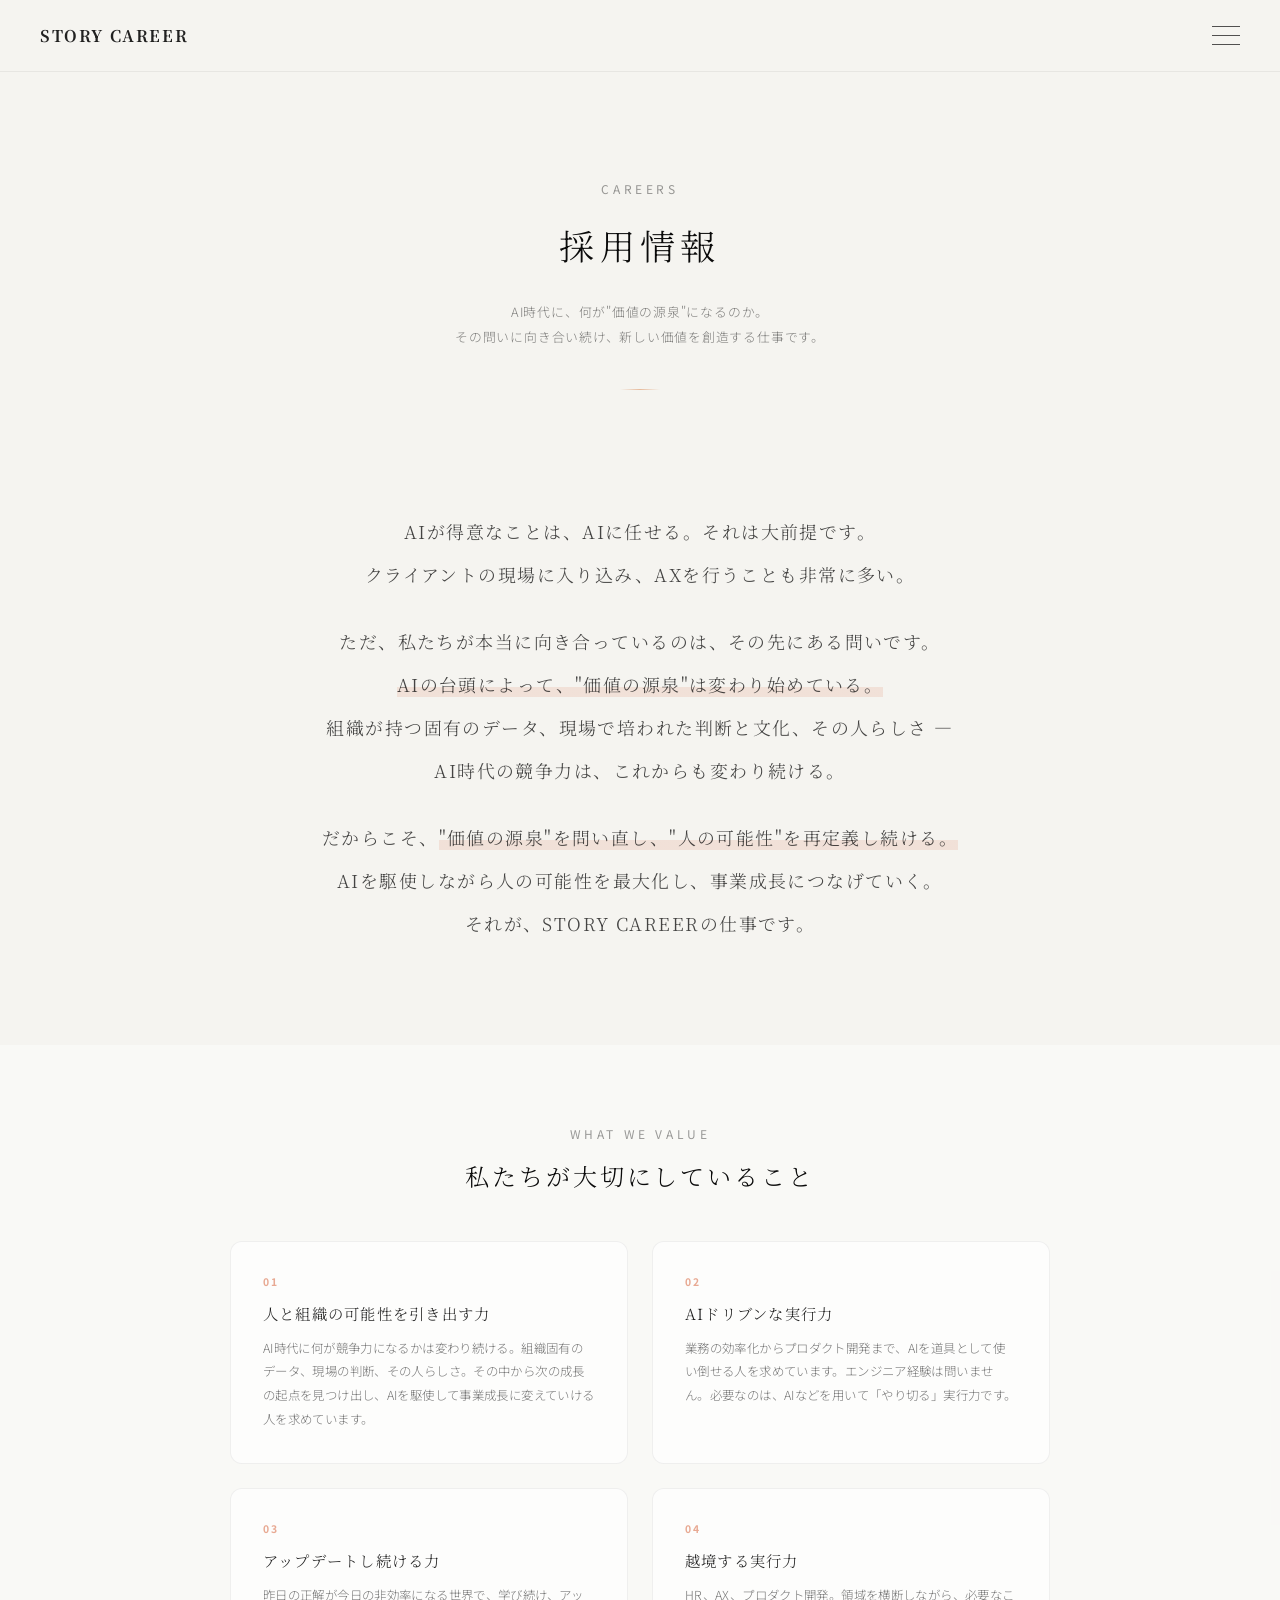
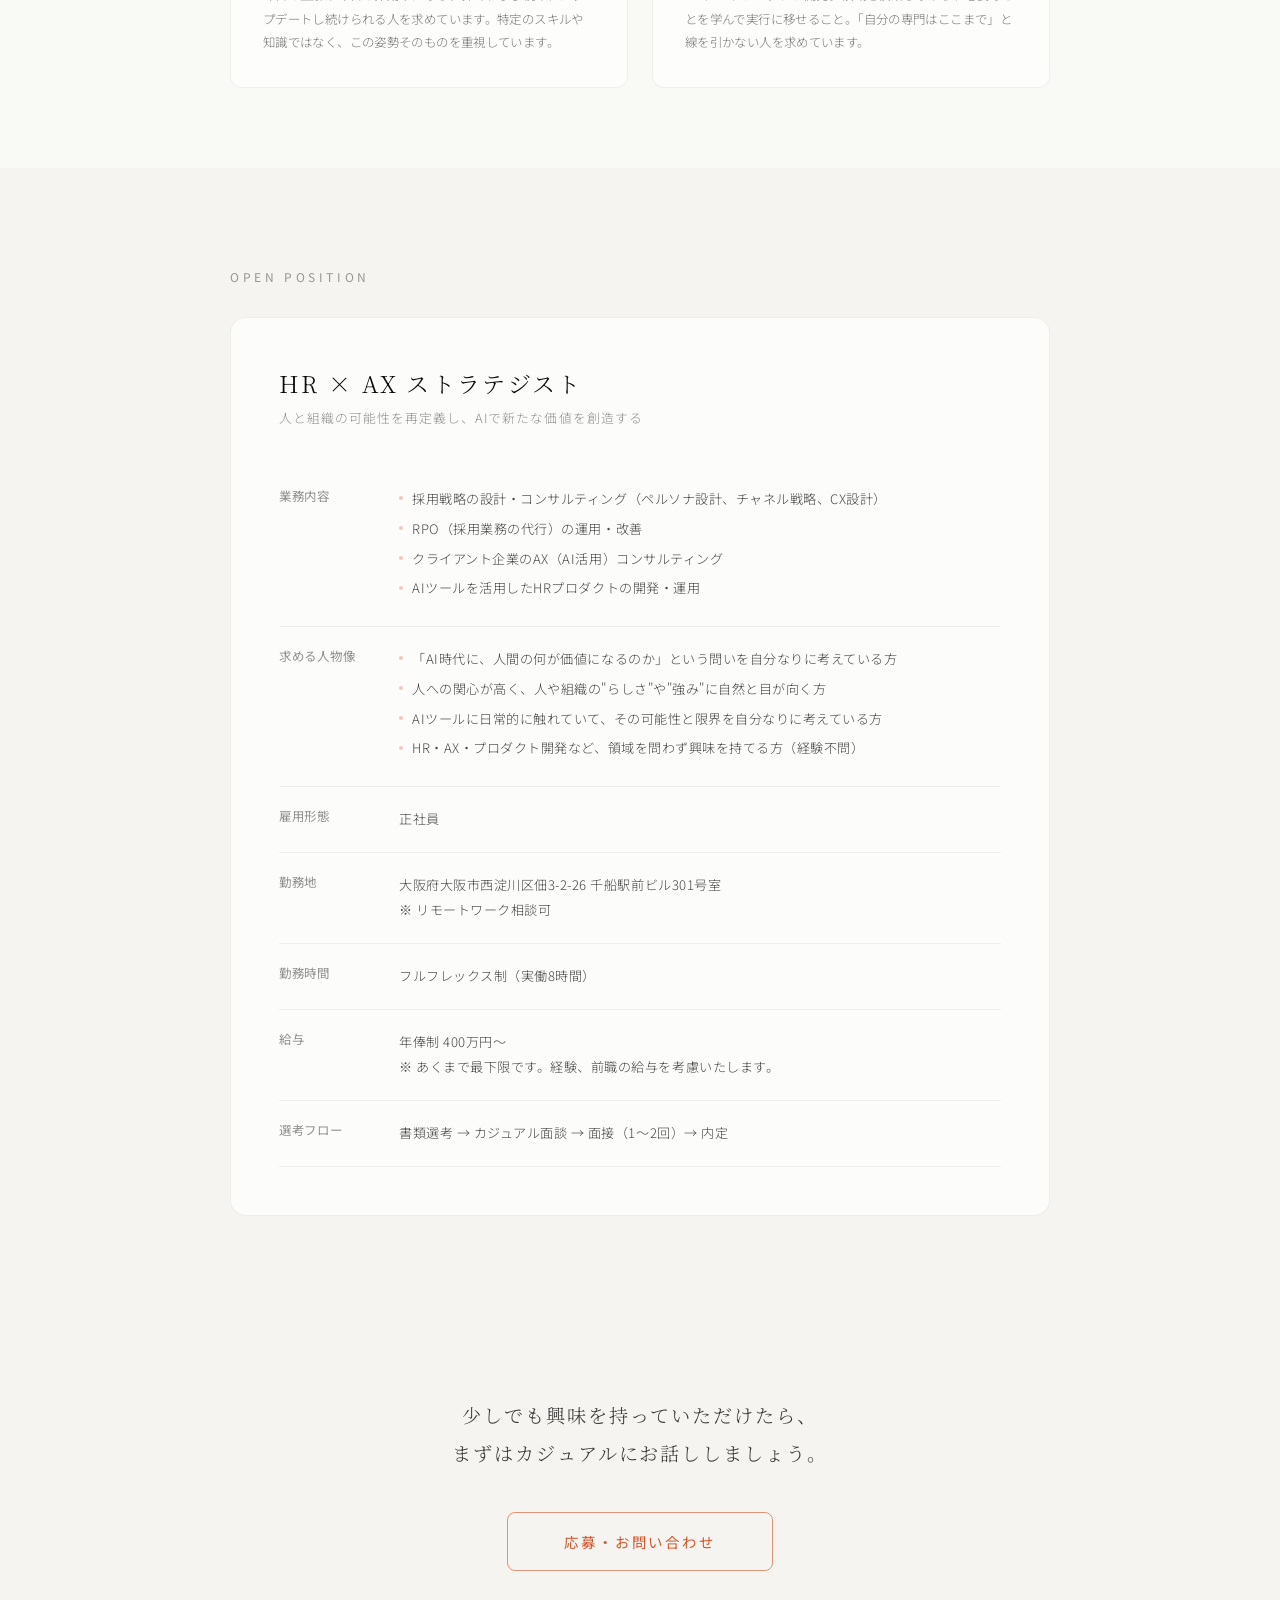
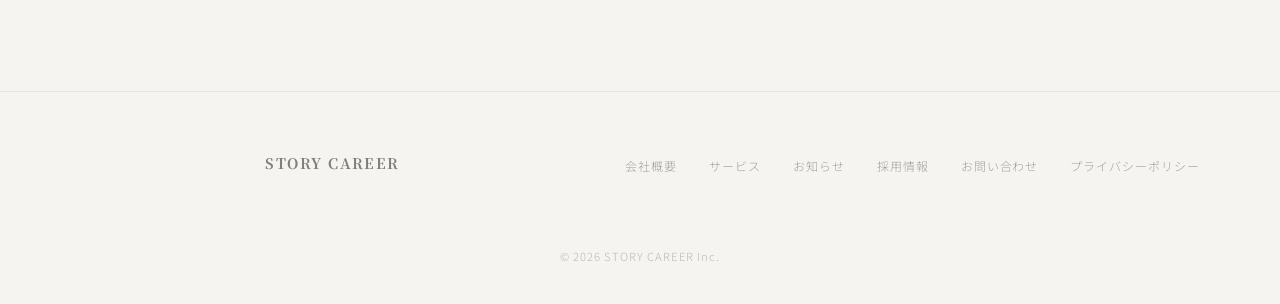
<file: careers.html>
<!DOCTYPE html>
<html lang="ja">
<head>
<meta charset="UTF-8">
<meta name="viewport" content="width=device-width, initial-scale=1.0">
<meta property="og:title" content="採用情報 | STORY CAREER">
<meta property="og:description" content="AIを駆使しながら人の可能性を最大化し、事業成長につなげる。HR × AXコンサルティング。">
<meta property="og:image" content="https://storycareer.jp/images/ogp.png">
<meta property="og:url" content="https://storycareer.jp/careers.html">
<meta property="og:type" content="website">
<meta property="og:site_name" content="STORY CAREER">
<meta name="twitter:card" content="summary_large_image">
<title>採用情報 | STORY CAREER</title>
<link rel="preconnect" href="https://fonts.googleapis.com">
<link rel="preconnect" href="https://fonts.gstatic.com" crossorigin>
<link href="https://fonts.googleapis.com/css2?family=Noto+Sans+JP:wght@300;400;700&family=Noto+Serif+JP:wght@300;700&display=swap" rel="stylesheet">
<style>*{cursor:none!important}</style>
<link rel="stylesheet" href="css/common.css">
<style>
html{scroll-behavior:smooth}
body{background:#f5f4f0;overflow-x:hidden;font-family:'Noto Sans JP','Helvetica Neue',Arial,sans-serif;color:rgba(10,10,10,0.75);min-height:100vh;display:flex;flex-direction:column}

/* ===== Hero ===== */
.page-hero{padding:180px 0 80px;text-align:center}
.page-hero-label{font-family:'Noto Sans JP',sans-serif;font-size:0.75rem;letter-spacing:0.3em;text-transform:uppercase;color:rgba(10,10,10,0.4);margin-bottom:1rem;font-weight:400}
.page-hero-title{font-family:'Noto Serif JP',serif;font-weight:300;font-size:clamp(1.5rem,3vw,2.2rem);color:rgba(10,10,10,1);letter-spacing:0.15em;line-height:1.8}
.page-hero-sub{font-family:'Noto Sans JP',sans-serif;font-weight:300;font-size:clamp(0.8rem,1vw,0.9rem);color:rgba(10,10,10,0.5);letter-spacing:0.06em;margin-top:1.5rem;line-height:1.9;max-width:640px;margin-left:auto;margin-right:auto}
.page-hero-line{width:40px;height:1px;background:linear-gradient(90deg,transparent,rgba(210,100,30,0.4),transparent);margin:2.5rem auto 0}

/* ===== Message ===== */
.careers-message{padding:40px 0 100px;text-align:center}
.careers-message-inner{max-width:720px;margin:0 auto;padding:0 40px}
.careers-message-text{font-family:'Noto Serif JP',serif;font-weight:300;font-size:clamp(0.95rem,1.4vw,1.15rem);color:rgba(10,10,10,0.75);letter-spacing:0.08em;line-height:2.4}
.careers-message-text+.careers-message-text{margin-top:1.5rem}
.careers-message-highlight{position:relative;display:inline;background:linear-gradient(transparent 60%,rgba(212,85,42,0.12) 60%)}

/* ===== Values ===== */
.careers-values{padding:80px 0;background:rgba(255,255,255,0.4)}
.careers-values-inner{max-width:900px;margin:0 auto;padding:0 40px}
.careers-values-label{font-family:'Noto Sans JP',sans-serif;font-size:0.75rem;letter-spacing:0.3em;text-transform:uppercase;color:rgba(10,10,10,0.4);margin-bottom:1rem;font-weight:400;text-align:center}
.careers-values-title{font-family:'Noto Serif JP',serif;font-weight:300;font-size:clamp(1.2rem,2vw,1.5rem);color:rgba(10,10,10,1);letter-spacing:0.12em;text-align:center;margin-bottom:3rem}
.values-grid{display:grid;grid-template-columns:1fr 1fr;gap:24px}
.value-card{padding:32px;border-radius:12px;border:1px solid rgba(10,10,10,0.06);background:rgba(255,255,255,0.7);transition:all 0.4s}
.value-card:hover{background:rgba(255,255,255,0.95);box-shadow:0 8px 30px rgba(10,10,10,0.04);transform:translateY(-2px)}
.value-card-num{font-family:'Noto Sans JP',sans-serif;font-weight:700;font-size:0.65rem;color:rgba(212,85,42,0.5);letter-spacing:0.15em;margin-bottom:0.8rem}
.value-card-title{font-family:'Noto Serif JP',serif;font-weight:300;font-size:clamp(0.95rem,1.2vw,1.1rem);color:rgba(10,10,10,0.9);letter-spacing:0.08em;margin-bottom:0.8rem}
.value-card-desc{font-family:'Noto Sans JP',sans-serif;font-weight:300;font-size:clamp(0.78rem,0.9vw,0.85rem);color:rgba(10,10,10,0.55);line-height:1.9;letter-spacing:0.03em}

/* ===== Position ===== */
.careers-position{padding:100px 0}
.careers-position-inner{max-width:900px;margin:0 auto;padding:0 40px}
.position-label{font-family:'Noto Sans JP',sans-serif;font-size:0.75rem;letter-spacing:0.3em;text-transform:uppercase;color:rgba(10,10,10,0.4);margin-bottom:1rem;font-weight:400}
.position-card{border:1px solid rgba(10,10,10,0.06);border-radius:16px;background:rgba(255,255,255,0.7);padding:48px;margin-top:2rem}
.position-title{font-family:'Noto Serif JP',serif;font-weight:300;font-size:clamp(1.2rem,1.8vw,1.5rem);color:rgba(10,10,10,1);letter-spacing:0.1em;margin-bottom:0.5rem}
.position-subtitle{font-family:'Noto Sans JP',sans-serif;font-weight:300;font-size:0.8rem;color:rgba(10,10,10,0.45);letter-spacing:0.08em;margin-bottom:2.5rem}
.position-table{width:100%;border-collapse:collapse}
.position-table tr{border-bottom:1px solid rgba(10,10,10,0.05)}
.position-table th{font-family:'Noto Sans JP',sans-serif;font-weight:400;font-size:clamp(0.78rem,0.9vw,0.85rem);color:rgba(10,10,10,0.45);letter-spacing:0.06em;padding:20px 20px 20px 0;text-align:left;vertical-align:top;width:120px;white-space:nowrap}
.position-table td{font-family:'Noto Sans JP',sans-serif;font-weight:300;font-size:clamp(0.82rem,0.95vw,0.9rem);color:rgba(10,10,10,0.75);letter-spacing:0.04em;line-height:1.9;padding:20px 0}
.position-table td ul{list-style:none;margin:0;padding:0}
.position-table td li{padding-left:1em;position:relative;margin-bottom:0.3rem}
.position-table td li::before{content:'';position:absolute;left:0;top:0.7em;width:4px;height:4px;border-radius:50%;background:rgba(212,85,42,0.3)}

/* ===== CTA ===== */
.careers-cta{padding:80px 0 120px;text-align:center}
.careers-cta-text{font-family:'Noto Serif JP',serif;font-weight:300;font-size:clamp(1rem,1.5vw,1.25rem);color:rgba(10,10,10,0.8);letter-spacing:0.1em;line-height:2;margin-bottom:2.5rem}
.careers-cta-btn{display:inline-block;border:1px solid rgba(212,85,42,0.6);background:transparent;color:#d4552a;padding:18px 56px;border-radius:8px;letter-spacing:0.2em;font-family:'Noto Sans JP',sans-serif;font-weight:400;font-size:0.9rem;text-decoration:none;transition:all 0.4s cubic-bezier(0.22,1,0.36,1)}
.careers-cta-btn:hover{background:rgba(212,85,42,0.95);color:#fff;border-color:#d4552a;transform:translateY(-2px);box-shadow:0 12px 40px rgba(212,85,42,0.15)}

/* ===== Responsive ===== */
@media(max-width:768px){
  .page-hero{padding:140px 0 60px}
  .careers-message{padding:20px 0 60px}
  .careers-message-inner{padding:0 24px}
  .careers-values{padding:60px 0}
  .careers-values-inner,.careers-position-inner{padding:0 24px}
  .values-grid{grid-template-columns:1fr}
  .careers-position{padding:60px 0}
  .position-card{padding:28px}
  .position-table th{display:block;padding:16px 0 4px;width:100%}
  .position-table td{display:block;padding:4px 0 16px}
  .careers-cta{padding:60px 0 80px}
}
</style>
</head>
<body>

<header class="site-header">
  <a href="/" class="site-logo">STORY CAREER</a>
  <button class="hamburger" id="hamburger" aria-label="メニュー"><span></span><span></span><span></span></button>
</header>
<nav class="nav-overlay" id="navOverlay">
  <ul class="nav-menu">
    <li><a href="/">Top<span class="nav-label">トップ</span></a></li>
    <li><a href="about.html">About<span class="nav-label">会社概要</span></a></li>
    <li><a href="services.html">Services<span class="nav-label">サービス</span></a></li>
    <li><a href="news.html">News<span class="nav-label">お知らせ</span></a></li>
    <li><a href="careers.html">Careers<span class="nav-label">採用情報</span></a></li>
    <li><a href="contact.html">Contact<span class="nav-label">お問い合わせ</span></a></li>
    <li><a href="privacy.html">Privacy Policy<span class="nav-label">プライバシーポリシー</span></a></li>
  </ul>
</nav>

<div class="page-hero">
  <p class="page-hero-label fade-up">Careers</p>
  <h1 class="page-hero-title fade-up" style="transition-delay:0.1s">採用情報</h1>
  <p class="page-hero-sub fade-up" style="transition-delay:0.2s">AI時代に、何が"価値の源泉"になるのか。<br>その問いに向き合い続け、新しい価値を創造する仕事です。</p>
  <div class="page-hero-line fade-up" style="transition-delay:0.3s"></div>
</div>

<section class="careers-message">
  <div class="careers-message-inner">
    <p class="careers-message-text fade-up">
      AIが得意なことは、AIに任せる。それは大前提です。<br>
      クライアントの現場に入り込み、AXを行うことも非常に多い。
    </p>
    <p class="careers-message-text fade-up" style="transition-delay:0.1s">
      ただ、私たちが本当に向き合っているのは、その先にある問いです。<br>
      <span class="careers-message-highlight">AIの台頭によって、"価値の源泉"は変わり始めている。</span><br>
      組織が持つ固有のデータ、現場で培われた判断と文化、その人らしさ &mdash;<br>
      AI時代の競争力は、これからも変わり続ける。
    </p>
    <p class="careers-message-text fade-up" style="transition-delay:0.2s">
      だからこそ、<span class="careers-message-highlight">"価値の源泉"を問い直し、"人の可能性"を再定義し続ける。</span><br>
      AIを駆使しながら人の可能性を最大化し、事業成長につなげていく。<br>
      それが、STORY CAREERの仕事です。
    </p>
  </div>
</section>

<section class="careers-values">
  <div class="careers-values-inner">
    <p class="careers-values-label fade-up">What We Value</p>
    <h2 class="careers-values-title fade-up" style="transition-delay:0.1s">私たちが大切にしていること</h2>
    <div class="values-grid">
      <div class="value-card fade-up" style="transition-delay:0.15s">
        <p class="value-card-num">01</p>
        <h3 class="value-card-title">人と組織の可能性を引き出す力</h3>
        <p class="value-card-desc">AI時代に何が競争力になるかは変わり続ける。組織固有のデータ、現場の判断、その人らしさ。その中から次の成長の起点を見つけ出し、AIを駆使して事業成長に変えていける人を求めています。</p>
      </div>
      <div class="value-card fade-up" style="transition-delay:0.2s">
        <p class="value-card-num">02</p>
        <h3 class="value-card-title">AIドリブンな実行力</h3>
        <p class="value-card-desc">業務の効率化からプロダクト開発まで、AIを道具として使い倒せる人を求めています。エンジニア経験は問いません。必要なのは、AIなどを用いて「やり切る」実行力です。</p>
      </div>
      <div class="value-card fade-up" style="transition-delay:0.25s">
        <p class="value-card-num">03</p>
        <h3 class="value-card-title">アップデートし続ける力</h3>
        <p class="value-card-desc">昨日の正解が今日の非効率になる世界で、学び続け、アップデートし続けられる人を求めています。特定のスキルや知識ではなく、この姿勢そのものを重視しています。</p>
      </div>
      <div class="value-card fade-up" style="transition-delay:0.3s">
        <p class="value-card-num">04</p>
        <h3 class="value-card-title">越境する実行力</h3>
        <p class="value-card-desc">HR、AX、プロダクト開発。領域を横断しながら、必要なことを学んで実行に移せること。「自分の専門はここまで」と線を引かない人を求めています。</p>
      </div>
    </div>
  </div>
</section>

<section class="careers-position">
  <div class="careers-position-inner">
    <p class="position-label fade-up">Open Position</p>

    <div class="position-card fade-up" style="transition-delay:0.1s">
      <h2 class="position-title">HR &times; AX ストラテジスト</h2>
      <p class="position-subtitle">人と組織の可能性を再定義し、AIで新たな価値を創造する</p>

      <table class="position-table">
        <tr>
          <th>業務内容</th>
          <td>
            <ul>
              <li>採用戦略の設計・コンサルティング（ペルソナ設計、チャネル戦略、CX設計）</li>
              <li>RPO（採用業務の代行）の運用・改善</li>
              <li>クライアント企業のAX（AI活用）コンサルティング</li>
              <li>AIツールを活用したHRプロダクトの開発・運用</li>
            </ul>
          </td>
        </tr>
        <tr>
          <th>求める人物像</th>
          <td>
            <ul>
              <li>「AI時代に、人間の何が価値になるのか」という問いを自分なりに考えている方</li>
              <li>人への関心が高く、人や組織の"らしさ"や"強み"に自然と目が向く方</li>
              <li>AIツールに日常的に触れていて、その可能性と限界を自分なりに考えている方</li>
              <li>HR・AX・プロダクト開発など、領域を問わず興味を持てる方（経験不問）</li>
            </ul>
          </td>
        </tr>
        <tr>
          <th>雇用形態</th>
          <td>正社員</td>
        </tr>
        <tr>
          <th>勤務地</th>
          <td>大阪府大阪市西淀川区佃3-2-26 千船駅前ビル301号室<br>※ リモートワーク相談可</td>
        </tr>
        <tr>
          <th>勤務時間</th>
          <td>フルフレックス制（実働8時間）</td>
        </tr>
        <tr>
          <th>給与</th>
          <td>年俸制 400万円〜<br>※ あくまで最下限です。経験、前職の給与を考慮いたします。</td>
        </tr>
        <tr>
          <th>選考フロー</th>
          <td>書類選考 → カジュアル面談 → 面接（1〜2回）→ 内定</td>
        </tr>
      </table>
    </div>
  </div>
</section>

<section class="careers-cta">
  <p class="careers-cta-text fade-up">少しでも興味を持っていただけたら、<br>まずはカジュアルにお話ししましょう。</p>
  <div class="fade-up" style="transition-delay:0.15s">
    <a href="contact.html" class="careers-cta-btn">応募・お問い合わせ</a>
  </div>
</section>

<footer>
  <div class="footer-inner">
    <a href="/" class="footer-logo">STORY CAREER</a>
    <ul class="footer-nav">
      <li><a href="about.html">会社概要</a></li>
      <li><a href="services.html">サービス</a></li>
      <li><a href="news.html">お知らせ</a></li>
      <li><a href="careers.html">採用情報</a></li>
      <li><a href="contact.html">お問い合わせ</a></li>
      <li><a href="privacy.html">プライバシーポリシー</a></li>
    </ul>
    <p class="footer-copy">&copy; 2026 STORY CAREER Inc.</p>
  </div>
</footer>

<script src="js/animations.js"></script>
<script src="js/nav.js"></script>
<script src="js/cursor.js"></script>
</body>
</html>
</file>
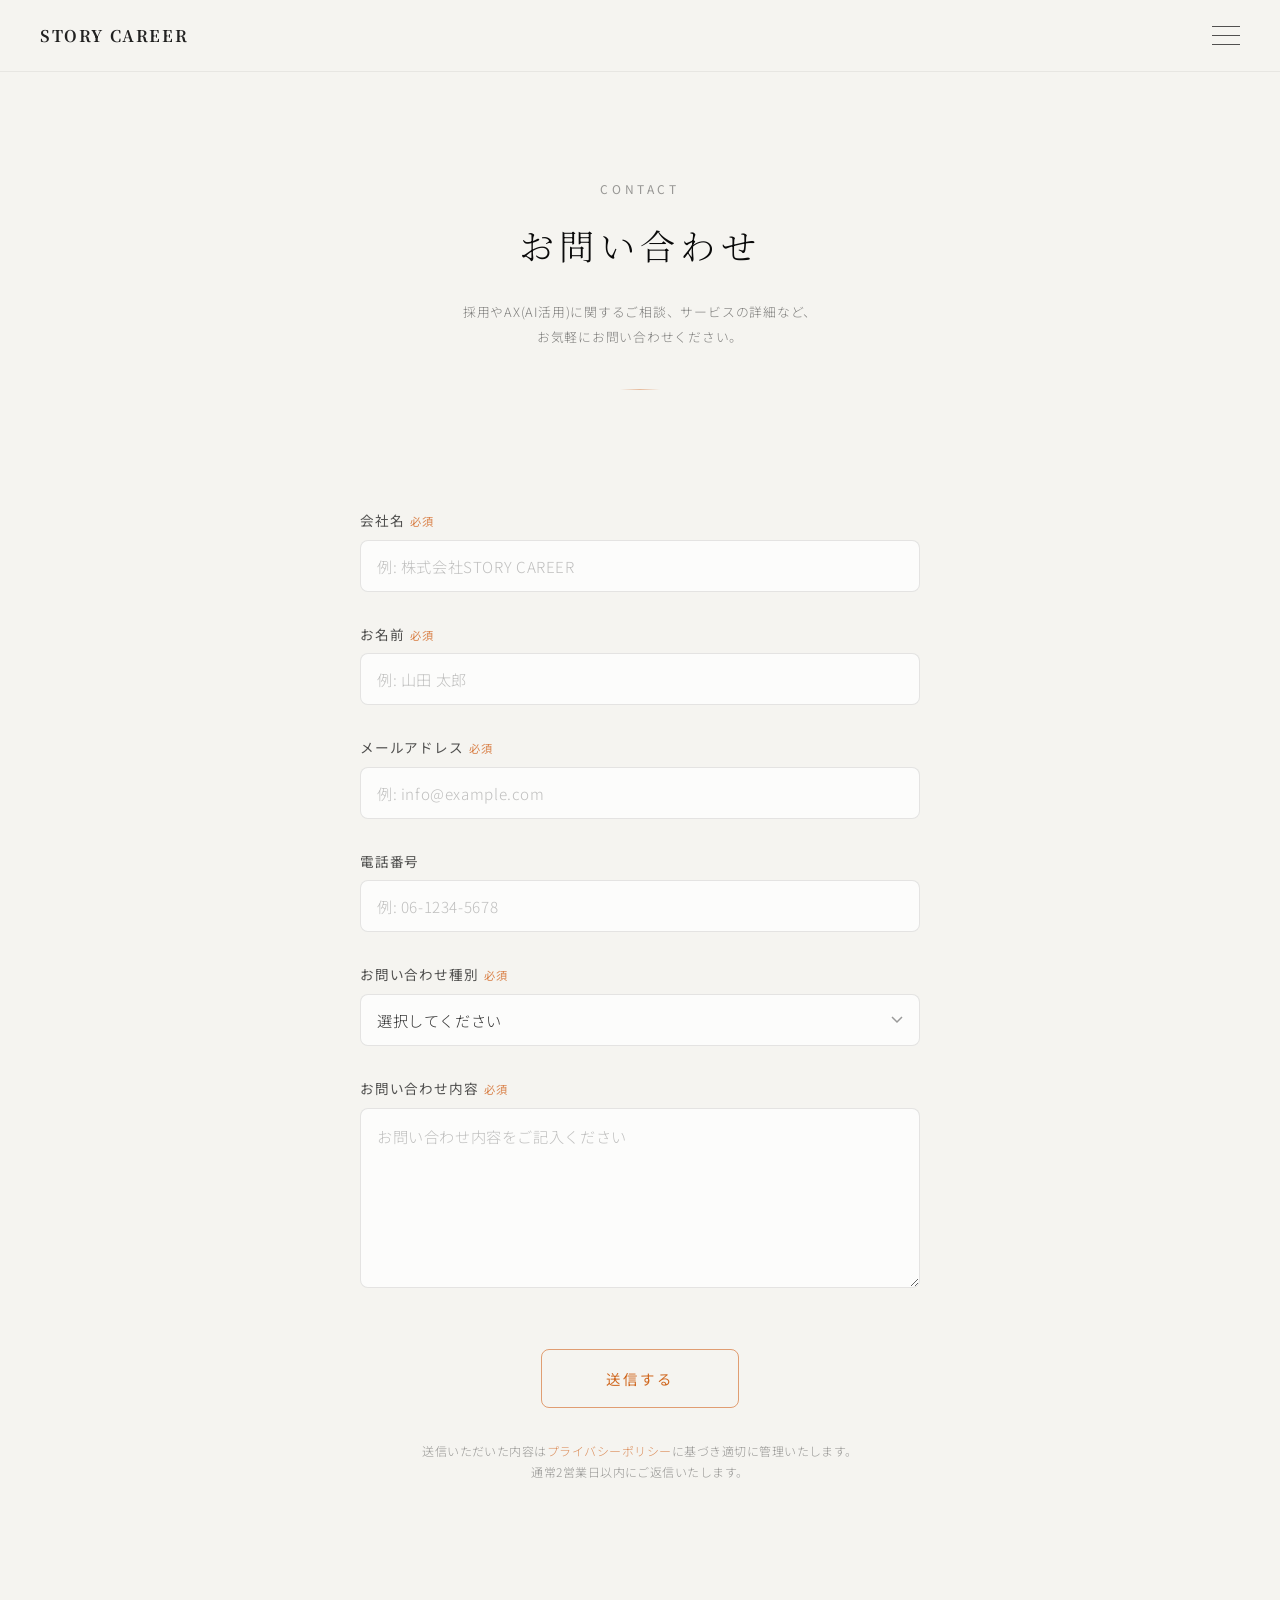
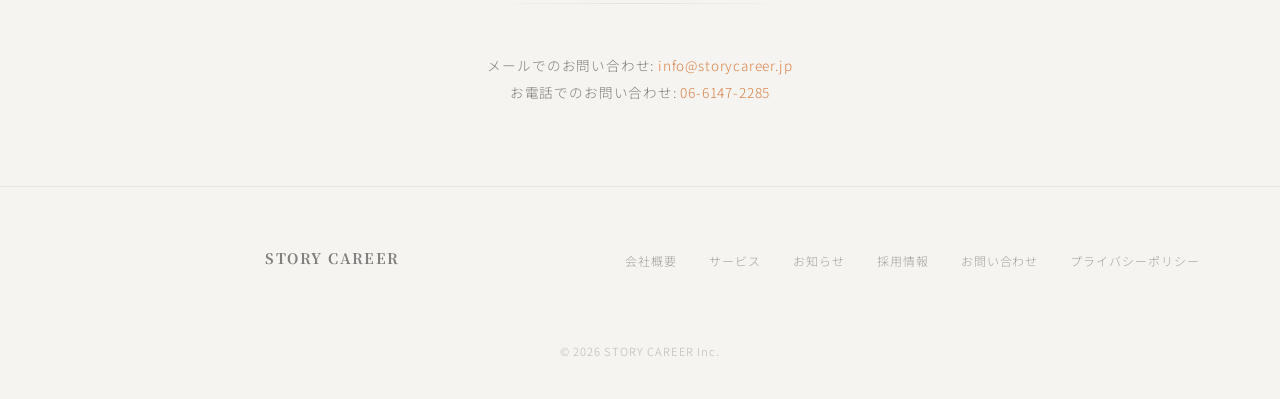
<file: contact.html>
<!DOCTYPE html>
<html lang="ja">
<head>
<meta charset="UTF-8">
<meta name="viewport" content="width=device-width, initial-scale=1.0">
<meta property="og:title" content="お問い合わせ | STORY CAREER">
<meta property="og:description" content="AIを駆使しながら人の可能性を最大化し、事業成長につなげる。HR × AXコンサルティング。">
<meta property="og:image" content="https://storycareer.jp/images/ogp.png">
<meta property="og:url" content="https://storycareer.jp/contact.html">
<meta property="og:type" content="website">
<meta property="og:site_name" content="STORY CAREER">
<meta name="twitter:card" content="summary_large_image">
<title>お問い合わせ | STORY CAREER</title>
<link rel="preconnect" href="https://fonts.googleapis.com">
<link rel="preconnect" href="https://fonts.gstatic.com" crossorigin>
<link href="https://fonts.googleapis.com/css2?family=Noto+Sans+JP:wght@300;400;700&family=Noto+Serif+JP:wght@300;700&display=swap" rel="stylesheet">
<style>*{cursor:none!important}</style>
<link rel="stylesheet" href="css/common.css">
<style>
html{scroll-behavior:smooth}
body{background:#f5f4f0;overflow-x:hidden;font-family:'Noto Sans JP','Helvetica Neue',Arial,sans-serif;color:rgba(10,10,10,0.75);min-height:100vh;display:flex;flex-direction:column}

/* ===== Hero ===== */
.page-hero{padding:180px 0 80px;text-align:center}
.page-hero-label{font-family:'Noto Sans JP',sans-serif;font-size:0.75rem;letter-spacing:0.3em;text-transform:uppercase;color:rgba(10,10,10,0.4);margin-bottom:1rem;font-weight:400}
.page-hero-title{font-family:'Noto Serif JP',serif;font-weight:300;font-size:clamp(1.5rem,3vw,2.2rem);color:rgba(10,10,10,1);letter-spacing:0.15em;line-height:1.8}
.page-hero-sub{font-family:'Noto Sans JP',sans-serif;font-weight:300;font-size:clamp(0.8rem,1vw,0.9rem);color:rgba(10,10,10,0.5);letter-spacing:0.06em;margin-top:1.5rem;line-height:1.9}
.page-hero-line{width:40px;height:1px;background:linear-gradient(90deg,transparent,rgba(210,100,30,0.4),transparent);margin:2.5rem auto 0}

/* ===== Form ===== */
.form-section{padding:40px 0 120px;flex:1}
.form-inner{max-width:640px;margin:0 auto;padding:0 40px}
.form-group{margin-bottom:2rem}
.form-label{display:block;font-family:'Noto Sans JP',sans-serif;font-weight:400;font-size:0.85rem;color:rgba(10,10,10,0.7);letter-spacing:0.06em;margin-bottom:0.6rem}
.form-label .required{font-size:0.7rem;color:rgba(210,100,30,0.8);margin-left:0.5em;font-weight:400}
.form-input,.form-textarea,.form-select{width:100%;font-family:'Noto Sans JP',sans-serif;font-weight:300;font-size:0.95rem;color:rgba(10,10,10,0.85);letter-spacing:0.04em;padding:14px 16px;border:1px solid rgba(10,10,10,0.1);border-radius:8px;background:rgba(255,255,255,0.7);transition:all 0.3s;outline:none;-webkit-appearance:none;appearance:none}
.form-input:focus,.form-textarea:focus,.form-select:focus{border-color:rgba(210,100,30,0.4);background:rgba(255,255,255,1);box-shadow:0 0 0 3px rgba(210,100,30,0.08)}
.form-input::placeholder,.form-textarea::placeholder{color:rgba(10,10,10,0.25)}
.form-textarea{resize:vertical;min-height:180px;line-height:1.8}
.form-select{cursor:pointer;background-image:url("data:image/svg+xml,%3Csvg xmlns='http://www.w3.org/2000/svg' width='12' height='8'%3E%3Cpath d='M1 1l5 5 5-5' stroke='%23999' stroke-width='1.5' fill='none'/%3E%3C/svg%3E");background-repeat:no-repeat;background-position:right 16px center}
.form-submit{display:inline-block;border:1px solid rgba(210,100,30,0.6);background:transparent;color:#d06820;padding:18px 64px;border-radius:8px;letter-spacing:0.2em;font-family:'Noto Sans JP',sans-serif;font-weight:400;font-size:0.9rem;cursor:pointer;transition:all 0.4s cubic-bezier(0.22,1,0.36,1);position:relative;overflow:hidden;margin-top:1rem}
.form-submit:hover{background:rgba(210,100,30,0.95);color:#fff;border-color:#d06820;transform:translateY(-2px);box-shadow:0 12px 40px rgba(210,100,30,0.15)}
.form-submit:disabled{opacity:0.4;pointer-events:none}
.form-submit-wrap{text-align:center;margin-top:2.5rem}
.form-note{font-family:'Noto Sans JP',sans-serif;font-weight:300;font-size:0.75rem;color:rgba(10,10,10,0.4);letter-spacing:0.04em;line-height:1.8;margin-top:2rem;text-align:center}
.form-note a{color:rgba(210,100,30,0.7);text-decoration:none;transition:color 0.3s}
.form-note a:hover{color:rgba(210,100,30,1)}

/* ===== Other contact ===== */
.other-contact{max-width:640px;margin:0 auto;padding:0 40px 80px;text-align:center}
.other-contact-divider{width:100%;max-width:400px;height:1px;background:linear-gradient(90deg,transparent,rgba(10,10,10,0.08),transparent);margin:0 auto 3rem}
.other-contact p{font-family:'Noto Sans JP',sans-serif;font-weight:300;font-size:0.85rem;color:rgba(10,10,10,0.5);letter-spacing:0.06em;line-height:2}
.other-contact a{color:rgba(210,100,30,0.8);text-decoration:none;transition:color 0.3s}
.other-contact a:hover{color:rgba(210,100,30,1)}

/* ===== Success message ===== */
.form-success{display:none;text-align:center;padding:80px 0}
.form-success-icon{font-size:2.5rem;margin-bottom:1.5rem}
.form-success-title{font-family:'Noto Serif JP',serif;font-weight:300;font-size:clamp(1.1rem,1.8vw,1.4rem);color:rgba(10,10,10,0.9);letter-spacing:0.1em;margin-bottom:1rem}
.form-success-desc{font-family:'Noto Sans JP',sans-serif;font-weight:300;font-size:0.9rem;color:rgba(10,10,10,0.55);letter-spacing:0.04em;line-height:1.9}

/* ===== Responsive ===== */
@media(max-width:768px){
  .page-hero{padding:140px 0 60px}
  .form-section{padding:20px 0 80px}
  .form-inner,.other-contact{padding:0 24px}
}
</style>
</head>
<body>

<header class="site-header">
  <a href="/" class="site-logo">STORY CAREER</a>
  <button class="hamburger" id="hamburger" aria-label="メニュー"><span></span><span></span><span></span></button>
</header>
<nav class="nav-overlay" id="navOverlay">
  <ul class="nav-menu">
    <li><a href="/">Top<span class="nav-label">トップ</span></a></li>
    <li><a href="about.html">About<span class="nav-label">会社概要</span></a></li>
    <li><a href="services.html">Services<span class="nav-label">サービス</span></a></li>
    <li><a href="news.html">News<span class="nav-label">お知らせ</span></a></li>
    <li><a href="careers.html">Careers<span class="nav-label">採用情報</span></a></li>
    <li><a href="contact.html">Contact<span class="nav-label">お問い合わせ</span></a></li>
    <li><a href="privacy.html">Privacy Policy<span class="nav-label">プライバシーポリシー</span></a></li>
  </ul>
</nav>

<div class="page-hero">
  <p class="page-hero-label fade-up">Contact</p>
  <h1 class="page-hero-title fade-up" style="transition-delay:0.1s">お問い合わせ</h1>
  <p class="page-hero-sub fade-up" style="transition-delay:0.2s">採用やAX(AI活用)に関するご相談、サービスの詳細など、<br>お気軽にお問い合わせください。</p>
  <div class="page-hero-line fade-up" style="transition-delay:0.3s"></div>
</div>

<section class="form-section">
  <div class="form-inner">
    <form id="contactForm" class="fade-up" style="transition-delay:0.35s">
      <div class="form-group">
        <label class="form-label" for="company">会社名<span class="required">必須</span></label>
        <input class="form-input" type="text" id="company" name="company" placeholder="例: 株式会社STORY CAREER" required>
      </div>
      <div class="form-group">
        <label class="form-label" for="name">お名前<span class="required">必須</span></label>
        <input class="form-input" type="text" id="name" name="name" placeholder="例: 山田 太郎" required>
      </div>
      <div class="form-group">
        <label class="form-label" for="email">メールアドレス<span class="required">必須</span></label>
        <input class="form-input" type="email" id="email" name="email" placeholder="例: info@example.com" required>
      </div>
      <div class="form-group">
        <label class="form-label" for="phone">電話番号</label>
        <input class="form-input" type="tel" id="phone" name="phone" placeholder="例: 06-1234-5678">
      </div>
      <div class="form-group">
        <label class="form-label" for="category">お問い合わせ種別<span class="required">必須</span></label>
        <select class="form-select" id="category" name="category" required>
          <option value="" disabled selected>選択してください</option>
          <option value="consulting">採用コンサルティングについて</option>
          <option value="rpo">RPO（採用業務の代行）について</option>
          <option value="ax">AXコンサルティングについて</option>
          <option value="product">プロダクトについて</option>
          <option value="recruit">求人について（採用エントリー）</option>
          <option value="sales">弊社への営業</option>
          <option value="other">その他</option>
        </select>
      </div>
      <div class="form-group">
        <label class="form-label" for="message">お問い合わせ内容<span class="required">必須</span></label>
        <textarea class="form-textarea" id="message" name="message" placeholder="お問い合わせ内容をご記入ください" required></textarea>
      </div>
      <div class="form-submit-wrap">
        <button type="submit" class="form-submit">送信する</button>
      </div>
      <p class="form-note">送信いただいた内容は<a href="privacy.html">プライバシーポリシー</a>に基づき適切に管理いたします。<br>通常2営業日以内にご返信いたします。</p>
    </form>
    <div class="form-success" id="formSuccess">
      <p class="form-success-icon">&#10003;</p>
      <p class="form-success-title">お問い合わせを受け付けました</p>
      <p class="form-success-desc">内容を確認のうえ、担当者よりご連絡いたします。<br>通常2営業日以内にご返信いたします。</p>
    </div>
  </div>
</section>

<div class="other-contact">
  <div class="other-contact-divider"></div>
  <p>メールでのお問い合わせ: <a href="mailto:info@storycareer.jp">info@storycareer.jp</a></p>
  <p>お電話でのお問い合わせ: <a href="tel:06-6147-2285">06-6147-2285</a></p>
</div>

<footer>
  <div class="footer-inner">
    <a href="/" class="footer-logo">STORY CAREER</a>
    <ul class="footer-nav">
      <li><a href="about.html">会社概要</a></li>
      <li><a href="services.html">サービス</a></li>
      <li><a href="news.html">お知らせ</a></li>
      <li><a href="careers.html">採用情報</a></li>
      <li><a href="contact.html">お問い合わせ</a></li>
      <li><a href="privacy.html">プライバシーポリシー</a></li>
    </ul>
    <p class="footer-copy">&copy; 2026 STORY CAREER Inc.</p>
  </div>
</footer>

<script src="js/animations.js"></script>
<script src="js/nav.js"></script>
<script src="js/cursor.js"></script>
<script>
(function(){
  var form=document.getElementById('contactForm');
  var success=document.getElementById('formSuccess');
  var GAS_URL='https://script.google.com/macros/s/AKfycbwjdwfU5rhSFa2y_7VN-CUOyg0N5OnyeIINHgsFIoo5DTBxWKY6Mvy9lqu5VifMfYMCqQ/exec';
  if(form){
    form.addEventListener('submit',function(e){
      e.preventDefault();
      var btn=form.querySelector('.form-submit');
      btn.disabled=true;btn.textContent='送信中...';
      var data={
        company:form.company.value,
        name:form.name.value,
        email:form.email.value,
        phone:form.phone.value,
        category:form.category.options[form.category.selectedIndex].text,
        message:form.message.value
      };
      fetch(GAS_URL,{method:'POST',body:JSON.stringify(data)})
        .then(function(){
          form.style.display='none';
          success.style.display='block';
          window.scrollTo({top:0,behavior:'smooth'});
        })
        .catch(function(){
          form.style.display='none';
          success.style.display='block';
          window.scrollTo({top:0,behavior:'smooth'});
        });
    });
  }
})();
</script>
</body>
</html>
</file>
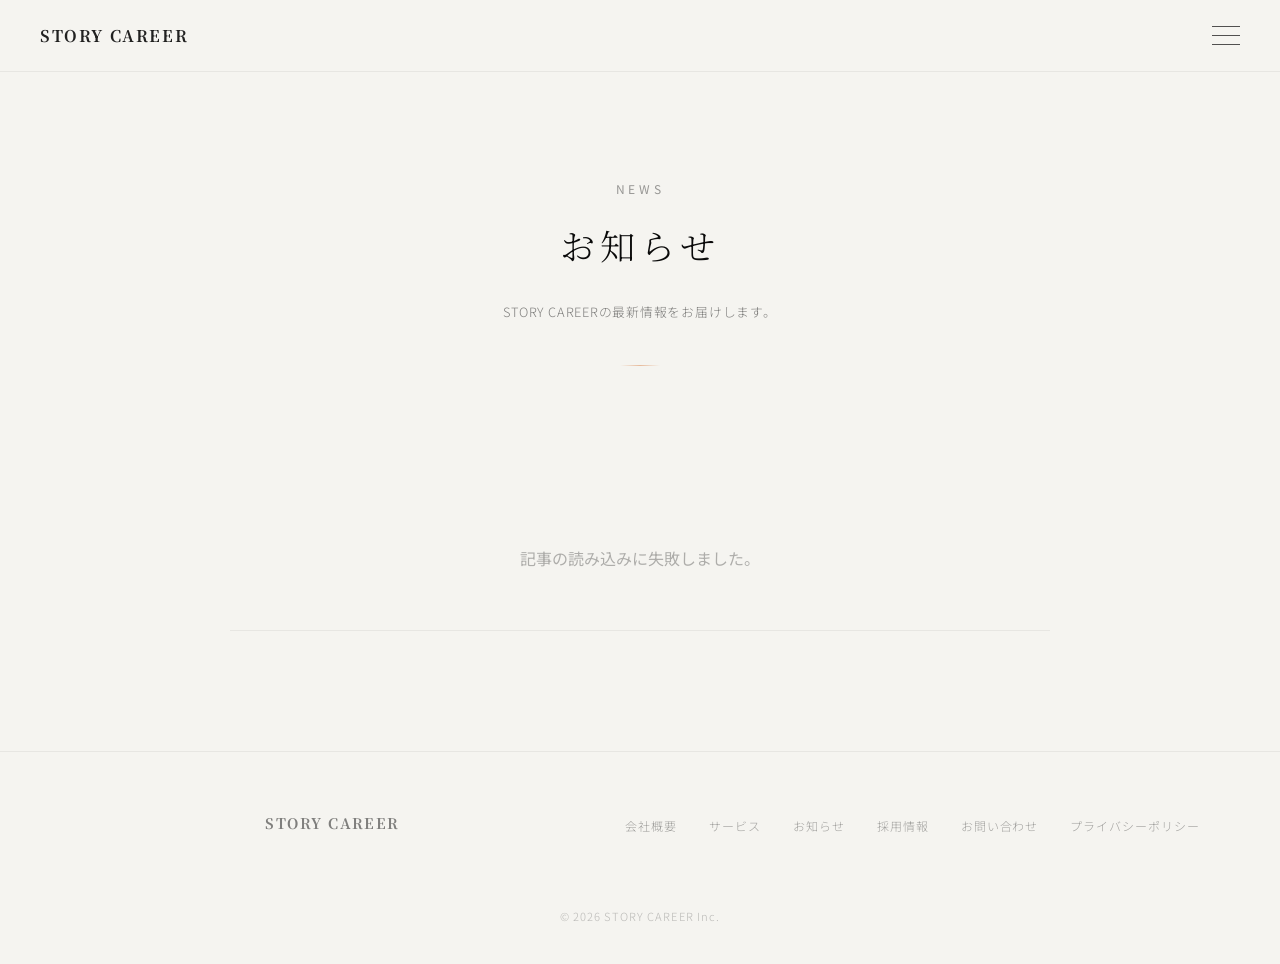
<file: news.html>
<!DOCTYPE html>
<html lang="ja">
<head>
<meta charset="UTF-8">
<meta name="viewport" content="width=device-width, initial-scale=1.0">
<meta property="og:title" content="お知らせ | STORY CAREER">
<meta property="og:description" content="AIを駆使しながら人の可能性を最大化し、事業成長につなげる。HR × AXコンサルティング。">
<meta property="og:image" content="https://storycareer.jp/images/ogp.png">
<meta property="og:url" content="https://storycareer.jp/news.html">
<meta property="og:type" content="website">
<meta property="og:site_name" content="STORY CAREER">
<meta name="twitter:card" content="summary_large_image">
<title>お知らせ | STORY CAREER</title>
<link rel="preconnect" href="https://fonts.googleapis.com">
<link rel="preconnect" href="https://fonts.gstatic.com" crossorigin>
<link href="https://fonts.googleapis.com/css2?family=Noto+Sans+JP:wght@300;400;700&family=Noto+Serif+JP:wght@300;700&display=swap" rel="stylesheet">
<style>*{cursor:none!important}</style>
<link rel="stylesheet" href="css/common.css">
<style>
html{scroll-behavior:smooth}
body{background:#f5f4f0;overflow-x:hidden;font-family:'Noto Sans JP','Helvetica Neue',Arial,sans-serif;color:rgba(10,10,10,0.75);min-height:100vh;display:flex;flex-direction:column}

/* ===== Hero ===== */
.page-hero{padding:180px 0 80px;text-align:center}
.page-hero-label{font-family:'Noto Sans JP',sans-serif;font-size:0.75rem;letter-spacing:0.3em;text-transform:uppercase;color:rgba(10,10,10,0.4);margin-bottom:1rem;font-weight:400}
.page-hero-title{font-family:'Noto Serif JP',serif;font-weight:300;font-size:clamp(1.5rem,3vw,2.2rem);color:rgba(10,10,10,1);letter-spacing:0.15em;line-height:1.8}
.page-hero-sub{font-family:'Noto Sans JP',sans-serif;font-weight:300;font-size:clamp(0.8rem,1vw,0.9rem);color:rgba(10,10,10,0.5);letter-spacing:0.06em;margin-top:1.5rem;line-height:1.9}
.page-hero-line{width:40px;height:1px;background:linear-gradient(90deg,transparent,rgba(210,100,30,0.4),transparent);margin:2.5rem auto 0}

/* ===== Articles ===== */
.articles-section{padding:40px 0 120px;flex:1}
.articles-inner{max-width:900px;margin:0 auto;padding:0 40px}
.article-list{list-style:none}
.article-item{border-bottom:1px solid rgba(10,10,10,0.06);padding:28px 0;transition:background 0.3s}
.article-item-link{display:flex;gap:24px;align-items:flex-start;text-decoration:none;color:inherit}
.article-item:hover{background:rgba(255,255,255,0.5);margin:0 -16px;padding-left:16px;padding-right:16px;border-radius:8px}
.article-thumb{width:160px;height:100px;border-radius:8px;background:rgba(10,10,10,0.04);flex-shrink:0;overflow:hidden;display:flex;align-items:center;justify-content:center}
.article-thumb-placeholder{font-family:'Noto Sans JP',sans-serif;font-size:0.65rem;color:rgba(10,10,10,0.2);letter-spacing:0.1em}
.article-content{flex:1;min-width:0}
.article-meta{display:flex;gap:1rem;align-items:center;margin-bottom:0.5rem}
.article-date{font-family:'Noto Sans JP',sans-serif;font-weight:300;font-size:0.75rem;color:rgba(10,10,10,0.4);letter-spacing:0.05em}
.article-tag{font-family:'Noto Sans JP',sans-serif;font-weight:400;font-size:0.65rem;color:rgba(212,85,42,0.8);letter-spacing:0.08em;background:rgba(212,85,42,0.08);padding:2px 10px;border-radius:10px}
.article-title{font-family:'Noto Serif JP',serif;font-weight:300;font-size:clamp(0.95rem,1.2vw,1.1rem);color:rgba(10,10,10,0.9);letter-spacing:0.06em;line-height:1.7;margin-bottom:0.4rem}
.article-title a{color:inherit;text-decoration:none;transition:color 0.3s}
.article-title a:hover{color:rgba(212,85,42,0.9)}
.article-excerpt{font-family:'Noto Sans JP',sans-serif;font-weight:300;font-size:clamp(0.78rem,0.9vw,0.85rem);color:rgba(10,10,10,0.5);line-height:1.8;letter-spacing:0.03em;display:-webkit-box;-webkit-line-clamp:2;-webkit-box-orient:vertical;overflow:hidden}

/* ===== WordPress note ===== */
.wp-note{max-width:900px;margin:0 auto;padding:0 40px 60px;text-align:center}
.wp-note p{font-family:'Noto Sans JP',sans-serif;font-weight:300;font-size:0.8rem;color:rgba(10,10,10,0.3);letter-spacing:0.05em;line-height:1.8;background:rgba(10,10,10,0.02);padding:20px;border-radius:8px;border:1px dashed rgba(10,10,10,0.08)}

/* ===== Responsive ===== */
@media(max-width:768px){
  .page-hero{padding:140px 0 60px}
  .articles-section{padding:20px 0 80px}
  .articles-inner{padding:0 24px}
  .article-item{flex-direction:column;gap:12px}
  .article-thumb{width:100%;height:160px}
}
</style>
</head>
<body>

<header class="site-header">
  <a href="/" class="site-logo">STORY CAREER</a>
  <button class="hamburger" id="hamburger" aria-label="メニュー"><span></span><span></span><span></span></button>
</header>
<nav class="nav-overlay" id="navOverlay">
  <ul class="nav-menu">
    <li><a href="/">Top<span class="nav-label">トップ</span></a></li>
    <li><a href="about.html">About<span class="nav-label">会社概要</span></a></li>
    <li><a href="services.html">Services<span class="nav-label">サービス</span></a></li>
    <li><a href="news.html">News<span class="nav-label">お知らせ</span></a></li>
    <li><a href="careers.html">Careers<span class="nav-label">採用情報</span></a></li>
    <li><a href="contact.html">Contact<span class="nav-label">お問い合わせ</span></a></li>
    <li><a href="privacy.html">Privacy Policy<span class="nav-label">プライバシーポリシー</span></a></li>
  </ul>
</nav>

<div class="page-hero">
  <p class="page-hero-label fade-up">News</p>
  <h1 class="page-hero-title fade-up" style="transition-delay:0.1s">お知らせ</h1>
  <p class="page-hero-sub fade-up" style="transition-delay:0.2s">STORY CAREERの最新情報をお届けします。</p>
  <div class="page-hero-line fade-up" style="transition-delay:0.3s"></div>
</div>

<section class="articles-section">
  <div class="articles-inner">
    <ul class="article-list" id="articleList">
      <li class="article-item" style="text-align:center;padding:60px 0;color:rgba(10,10,10,0.3)">読み込み中...</li>
    </ul>
  </div>
</section>


<footer>
  <div class="footer-inner">
    <a href="/" class="footer-logo">STORY CAREER</a>
    <ul class="footer-nav">
      <li><a href="about.html">会社概要</a></li>
      <li><a href="services.html">サービス</a></li>
      <li><a href="news.html">お知らせ</a></li>
      <li><a href="careers.html">採用情報</a></li>
      <li><a href="contact.html">お問い合わせ</a></li>
      <li><a href="privacy.html">プライバシーポリシー</a></li>
    </ul>
    <p class="footer-copy">&copy; 2026 STORY CAREER Inc.</p>
  </div>
</footer>

<script src="js/animations.js"></script>
<script src="js/nav.js"></script>
<script src="js/cursor.js"></script>
<script>
(function(){
  var API='https://storycareer.jp/wp/wp-json/wp/v2/posts?per_page=20&_embed';
  var list=document.getElementById('articleList');
  // Slug-to-static-page mapping for articles with custom static pages
  var staticPages={'purpose-renewal':'article-purpose-renewal.html'};

  fetch(API).then(function(r){return r.json()}).then(function(posts){
    list.innerHTML='';
    if(!posts.length){list.innerHTML='<li class="article-item" style="text-align:center;padding:60px 0;color:rgba(10,10,10,0.3)">記事はまだありません。</li>';return}
    posts.forEach(function(post,i){
      var date=new Date(post.date);
      var dateStr=date.getFullYear()+'.'+('0'+(date.getMonth()+1)).slice(-2)+'.'+('0'+date.getDate()).slice(-2);
      var thumb='';
      if(post._embedded&&post._embedded['wp:featuredmedia']&&post._embedded['wp:featuredmedia'][0]){
        var media=post._embedded['wp:featuredmedia'][0];
        var src=media.source_url;
        thumb='<img src="'+src+'" alt="" style="width:100%;height:100%;object-fit:cover">';
      }else{thumb='<span class="article-thumb-placeholder">IMAGE</span>'}
      var cats='';
      if(post._embedded&&post._embedded['wp:term']&&post._embedded['wp:term'][0]&&post._embedded['wp:term'][0][0]){cats=post._embedded['wp:term'][0][0].name}
      var excerpt=post.excerpt.rendered.replace(/<[^>]+>/g,'').substring(0,100);
      var link=staticPages[post.slug]||('article.html?id='+post.id);
      var li=document.createElement('li');
      li.className='article-item fade-up';
      li.style.transitionDelay=(i*0.1)+'s';
      li.innerHTML='<a href="'+link+'" class="article-item-link">'
        +'<div class="article-thumb">'+thumb+'</div>'
        +'<div class="article-content">'
        +'<div class="article-meta"><span class="article-date">'+dateStr+'</span>'
        +(cats?'<span class="article-tag">'+cats+'</span>':'')
        +'</div>'
        +'<h2 class="article-title">'+post.title.rendered+'</h2>'
        +'<p class="article-excerpt">'+excerpt+'</p>'
        +'</div></a>';
      list.appendChild(li);
      setTimeout(function(){li.classList.add('visible')},100+i*100);
    });
  }).catch(function(){
    list.innerHTML='<li class="article-item" style="text-align:center;padding:60px 0;color:rgba(10,10,10,0.3)">記事の読み込みに失敗しました。</li>';
  });
})();
</script>
</body>
</html>
</file>
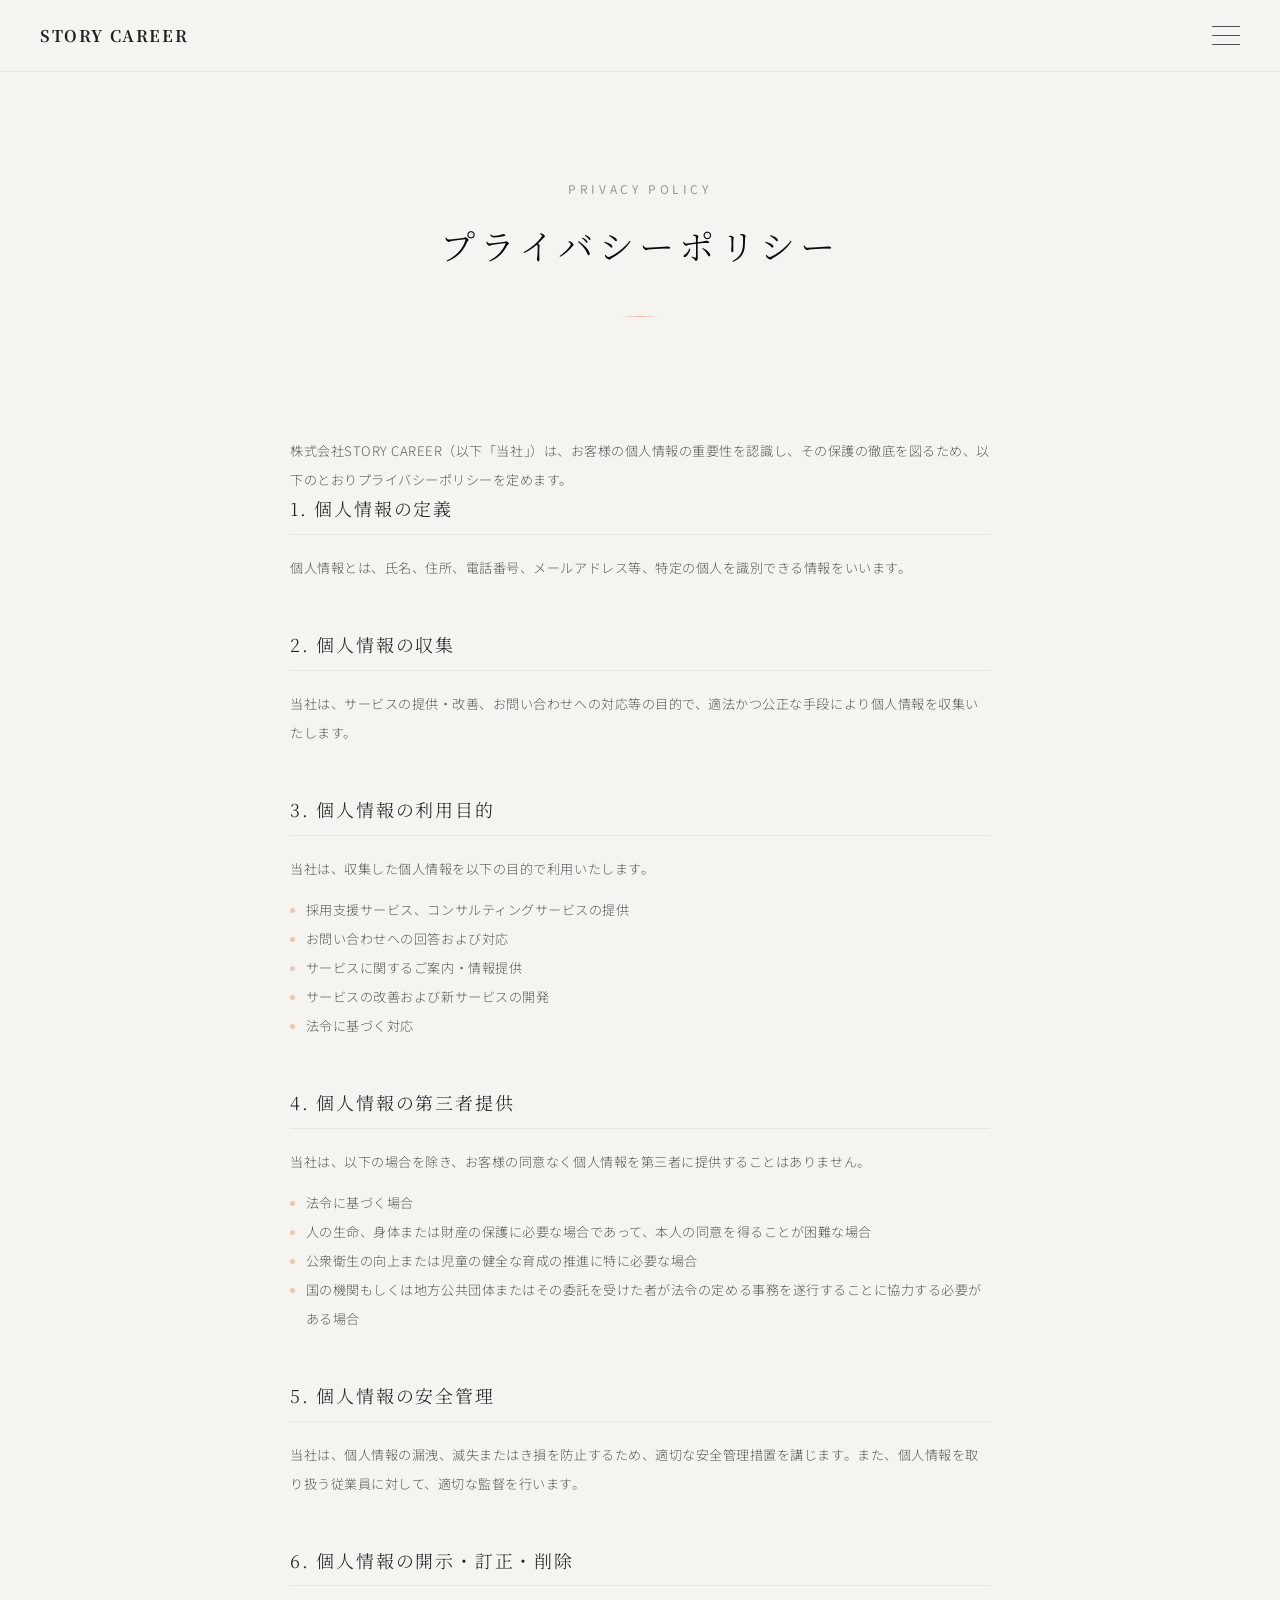
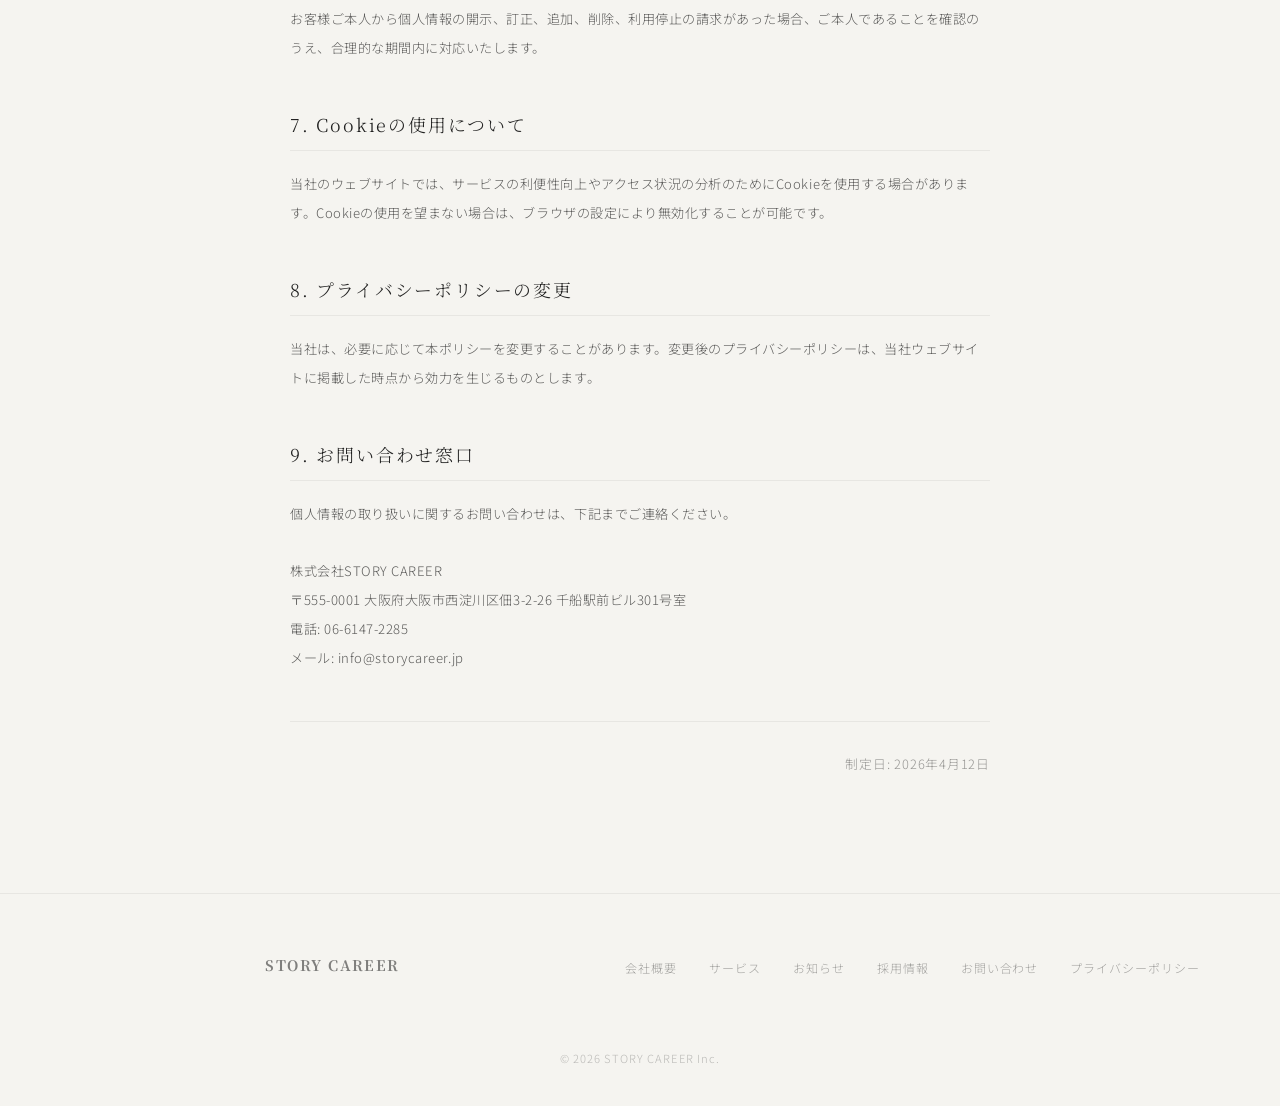
<file: privacy.html>
<!DOCTYPE html>
<html lang="ja">
<head>
<meta charset="UTF-8">
<meta name="viewport" content="width=device-width, initial-scale=1.0">
<meta property="og:title" content="プライバシーポリシー | STORY CAREER">
<meta property="og:description" content="AIを駆使しながら人の可能性を最大化し、事業成長につなげる。HR × AXコンサルティング。">
<meta property="og:image" content="https://storycareer.jp/images/ogp.png">
<meta property="og:url" content="https://storycareer.jp/privacy.html">
<meta property="og:type" content="website">
<meta property="og:site_name" content="STORY CAREER">
<meta name="twitter:card" content="summary_large_image">
<title>プライバシーポリシー | STORY CAREER</title>
<link rel="preconnect" href="https://fonts.googleapis.com">
<link rel="preconnect" href="https://fonts.gstatic.com" crossorigin>
<link href="https://fonts.googleapis.com/css2?family=Noto+Sans+JP:wght@300;400;700&family=Noto+Serif+JP:wght@300;700&display=swap" rel="stylesheet">
<style>*{cursor:none!important}</style>
<link rel="stylesheet" href="css/common.css">
<style>
html{scroll-behavior:smooth}
body{background:#f5f4f0;overflow-x:hidden;font-family:'Noto Sans JP','Helvetica Neue',Arial,sans-serif;color:rgba(10,10,10,0.75);min-height:100vh;display:flex;flex-direction:column}

/* ===== Hero ===== */
.page-hero{padding:180px 0 80px;text-align:center}
.page-hero-label{font-family:'Noto Sans JP',sans-serif;font-size:0.75rem;letter-spacing:0.3em;text-transform:uppercase;color:rgba(10,10,10,0.4);margin-bottom:1rem;font-weight:400}
.page-hero-title{font-family:'Noto Serif JP',serif;font-weight:300;font-size:clamp(1.5rem,3vw,2.2rem);color:rgba(10,10,10,1);letter-spacing:0.15em;line-height:1.8}
.page-hero-line{width:40px;height:1px;background:linear-gradient(90deg,transparent,rgba(210,100,30,0.4),transparent);margin:2.5rem auto 0}

/* ===== Content ===== */
.policy-section{padding:40px 0 120px;flex:1}
.policy-inner{max-width:780px;margin:0 auto;padding:0 40px}
.policy-block{margin-bottom:3rem}
.policy-heading{font-family:'Noto Serif JP',serif;font-weight:300;font-size:clamp(1rem,1.4vw,1.2rem);color:rgba(10,10,10,0.9);letter-spacing:0.1em;margin-bottom:1.2rem;padding-bottom:0.8rem;border-bottom:1px solid rgba(10,10,10,0.06)}
.policy-text{font-family:'Noto Sans JP',sans-serif;font-weight:300;font-size:clamp(0.82rem,0.95vw,0.9rem);color:rgba(10,10,10,0.65);letter-spacing:0.04em;line-height:2.2}
.policy-text+.policy-text{margin-top:1rem}
.policy-list{list-style:none;margin-top:0.8rem}
.policy-list li{font-family:'Noto Sans JP',sans-serif;font-weight:300;font-size:clamp(0.82rem,0.95vw,0.9rem);color:rgba(10,10,10,0.65);letter-spacing:0.04em;line-height:2.2;padding-left:1.2em;position:relative}
.policy-list li::before{content:'';position:absolute;left:0;top:0.9em;width:5px;height:5px;border-radius:50%;background:rgba(210,100,30,0.3)}
.policy-date{font-family:'Noto Sans JP',sans-serif;font-weight:300;font-size:0.8rem;color:rgba(10,10,10,0.4);letter-spacing:0.06em;text-align:right;margin-top:3rem;padding-top:2rem;border-top:1px solid rgba(10,10,10,0.06)}

/* ===== Responsive ===== */
@media(max-width:768px){
  .page-hero{padding:140px 0 60px}
  .policy-section{padding:20px 0 80px}
  .policy-inner{padding:0 24px}
}
</style>
</head>
<body>

<header class="site-header">
  <a href="/" class="site-logo">STORY CAREER</a>
  <button class="hamburger" id="hamburger" aria-label="メニュー"><span></span><span></span><span></span></button>
</header>
<nav class="nav-overlay" id="navOverlay">
  <ul class="nav-menu">
    <li><a href="/">Top<span class="nav-label">トップ</span></a></li>
    <li><a href="about.html">About<span class="nav-label">会社概要</span></a></li>
    <li><a href="services.html">Services<span class="nav-label">サービス</span></a></li>
    <li><a href="news.html">News<span class="nav-label">お知らせ</span></a></li>
    <li><a href="careers.html">Careers<span class="nav-label">採用情報</span></a></li>
    <li><a href="contact.html">Contact<span class="nav-label">お問い合わせ</span></a></li>
    <li><a href="privacy.html">Privacy Policy<span class="nav-label">プライバシーポリシー</span></a></li>
  </ul>
</nav>

<div class="page-hero">
  <p class="page-hero-label fade-up">Privacy Policy</p>
  <h1 class="page-hero-title fade-up" style="transition-delay:0.1s">プライバシーポリシー</h1>
  <div class="page-hero-line fade-up" style="transition-delay:0.2s"></div>
</div>

<section class="policy-section">
  <div class="policy-inner fade-up" style="transition-delay:0.25s">

    <p class="policy-text">株式会社STORY CAREER（以下「当社」）は、お客様の個人情報の重要性を認識し、その保護の徹底を図るため、以下のとおりプライバシーポリシーを定めます。</p>

    <div class="policy-block">
      <h2 class="policy-heading">1. 個人情報の定義</h2>
      <p class="policy-text">個人情報とは、氏名、住所、電話番号、メールアドレス等、特定の個人を識別できる情報をいいます。</p>
    </div>

    <div class="policy-block">
      <h2 class="policy-heading">2. 個人情報の収集</h2>
      <p class="policy-text">当社は、サービスの提供・改善、お問い合わせへの対応等の目的で、適法かつ公正な手段により個人情報を収集いたします。</p>
    </div>

    <div class="policy-block">
      <h2 class="policy-heading">3. 個人情報の利用目的</h2>
      <p class="policy-text">当社は、収集した個人情報を以下の目的で利用いたします。</p>
      <ul class="policy-list">
        <li>採用支援サービス、コンサルティングサービスの提供</li>
        <li>お問い合わせへの回答および対応</li>
        <li>サービスに関するご案内・情報提供</li>
        <li>サービスの改善および新サービスの開発</li>
        <li>法令に基づく対応</li>
      </ul>
    </div>

    <div class="policy-block">
      <h2 class="policy-heading">4. 個人情報の第三者提供</h2>
      <p class="policy-text">当社は、以下の場合を除き、お客様の同意なく個人情報を第三者に提供することはありません。</p>
      <ul class="policy-list">
        <li>法令に基づく場合</li>
        <li>人の生命、身体または財産の保護に必要な場合であって、本人の同意を得ることが困難な場合</li>
        <li>公衆衛生の向上または児童の健全な育成の推進に特に必要な場合</li>
        <li>国の機関もしくは地方公共団体またはその委託を受けた者が法令の定める事務を遂行することに協力する必要がある場合</li>
      </ul>
    </div>

    <div class="policy-block">
      <h2 class="policy-heading">5. 個人情報の安全管理</h2>
      <p class="policy-text">当社は、個人情報の漏洩、滅失またはき損を防止するため、適切な安全管理措置を講じます。また、個人情報を取り扱う従業員に対して、適切な監督を行います。</p>
    </div>

    <div class="policy-block">
      <h2 class="policy-heading">6. 個人情報の開示・訂正・削除</h2>
      <p class="policy-text">お客様ご本人から個人情報の開示、訂正、追加、削除、利用停止の請求があった場合、ご本人であることを確認のうえ、合理的な期間内に対応いたします。</p>
    </div>

    <div class="policy-block">
      <h2 class="policy-heading">7. Cookieの使用について</h2>
      <p class="policy-text">当社のウェブサイトでは、サービスの利便性向上やアクセス状況の分析のためにCookieを使用する場合があります。Cookieの使用を望まない場合は、ブラウザの設定により無効化することが可能です。</p>
    </div>

    <div class="policy-block">
      <h2 class="policy-heading">8. プライバシーポリシーの変更</h2>
      <p class="policy-text">当社は、必要に応じて本ポリシーを変更することがあります。変更後のプライバシーポリシーは、当社ウェブサイトに掲載した時点から効力を生じるものとします。</p>
    </div>

    <div class="policy-block">
      <h2 class="policy-heading">9. お問い合わせ窓口</h2>
      <p class="policy-text">
        個人情報の取り扱いに関するお問い合わせは、下記までご連絡ください。<br><br>
        株式会社STORY CAREER<br>
        〒555-0001 大阪府大阪市西淀川区佃3-2-26 千船駅前ビル301号室<br>
        電話: 06-6147-2285<br>
        メール: info@storycareer.jp
      </p>
    </div>

    <p class="policy-date">制定日: 2026年4月12日</p>

  </div>
</section>

<footer>
  <div class="footer-inner">
    <a href="/" class="footer-logo">STORY CAREER</a>
    <ul class="footer-nav">
      <li><a href="about.html">会社概要</a></li>
      <li><a href="services.html">サービス</a></li>
      <li><a href="news.html">お知らせ</a></li>
      <li><a href="careers.html">採用情報</a></li>
      <li><a href="contact.html">お問い合わせ</a></li>
      <li><a href="privacy.html">プライバシーポリシー</a></li>
    </ul>
    <p class="footer-copy">&copy; 2026 STORY CAREER Inc.</p>
  </div>
</footer>

<script src="js/animations.js"></script>
<script src="js/nav.js"></script>
<script src="js/cursor.js"></script>
</body>
</html>
</file>
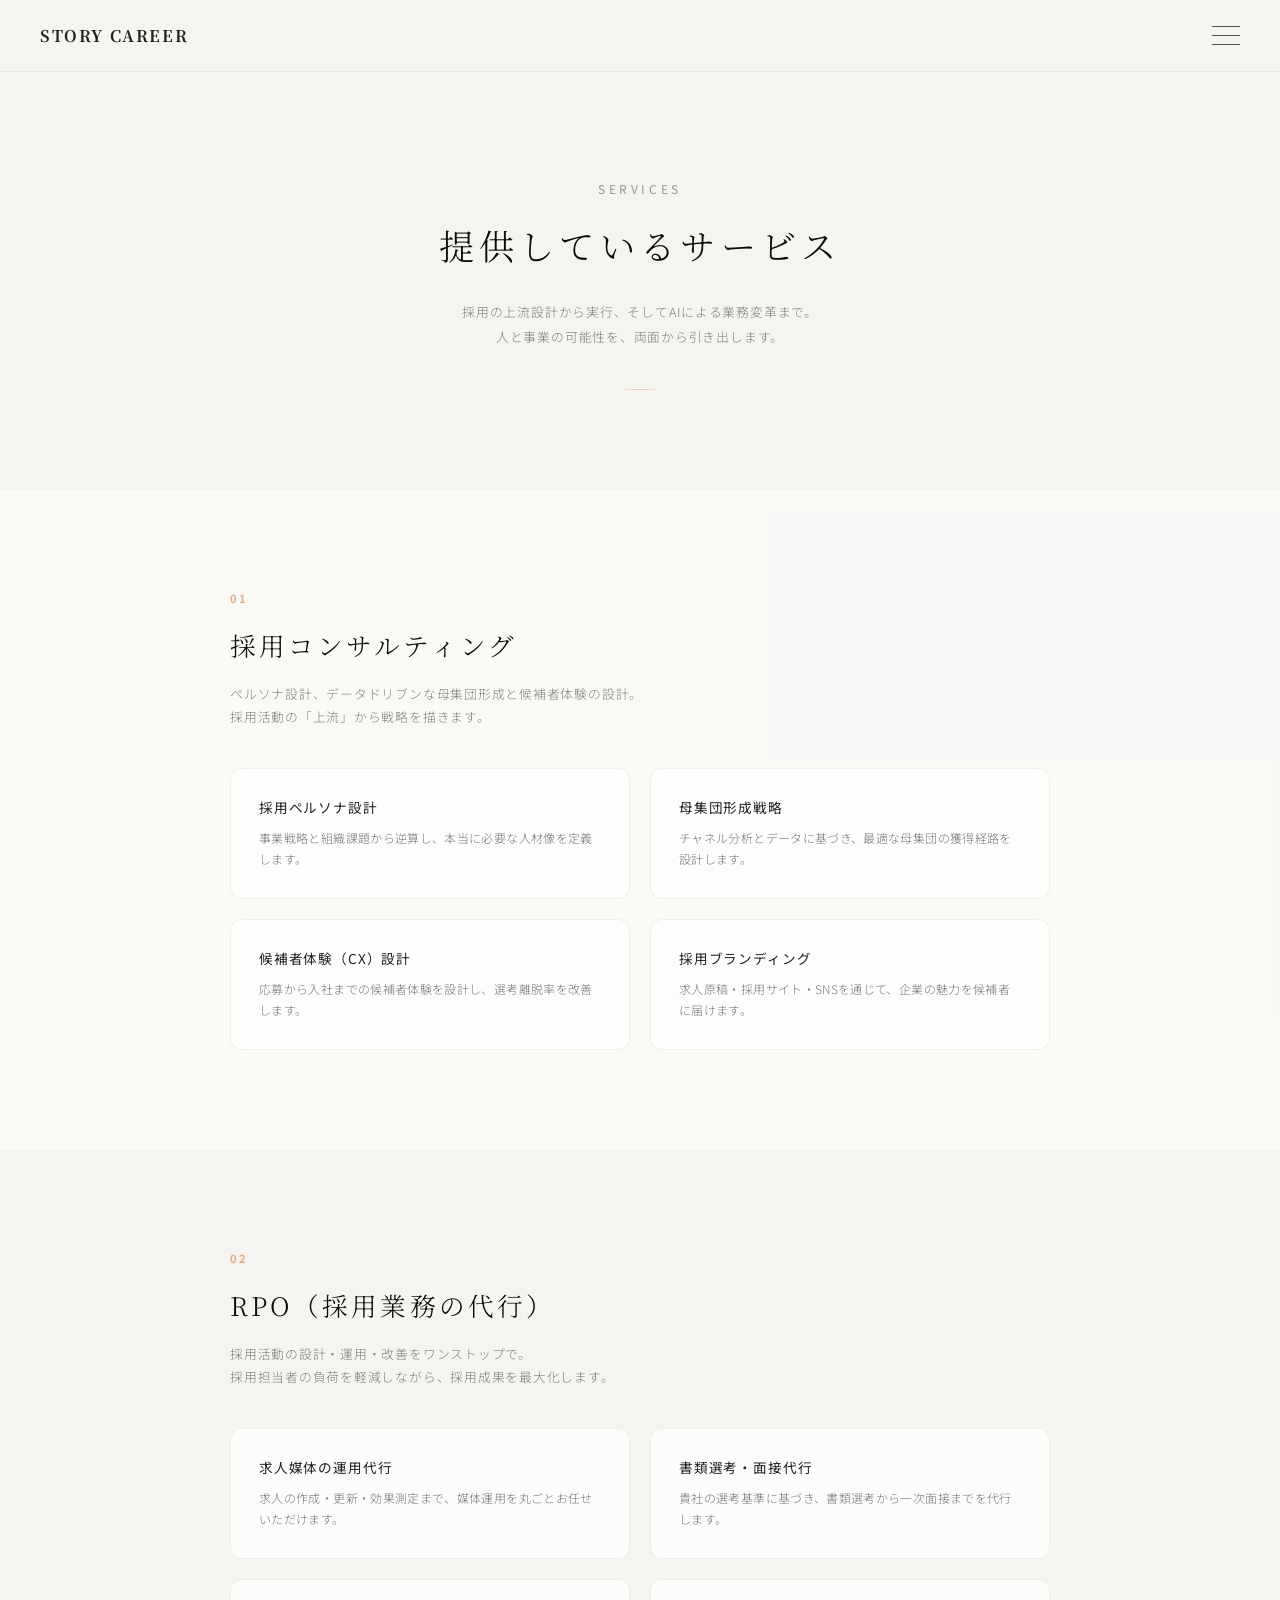
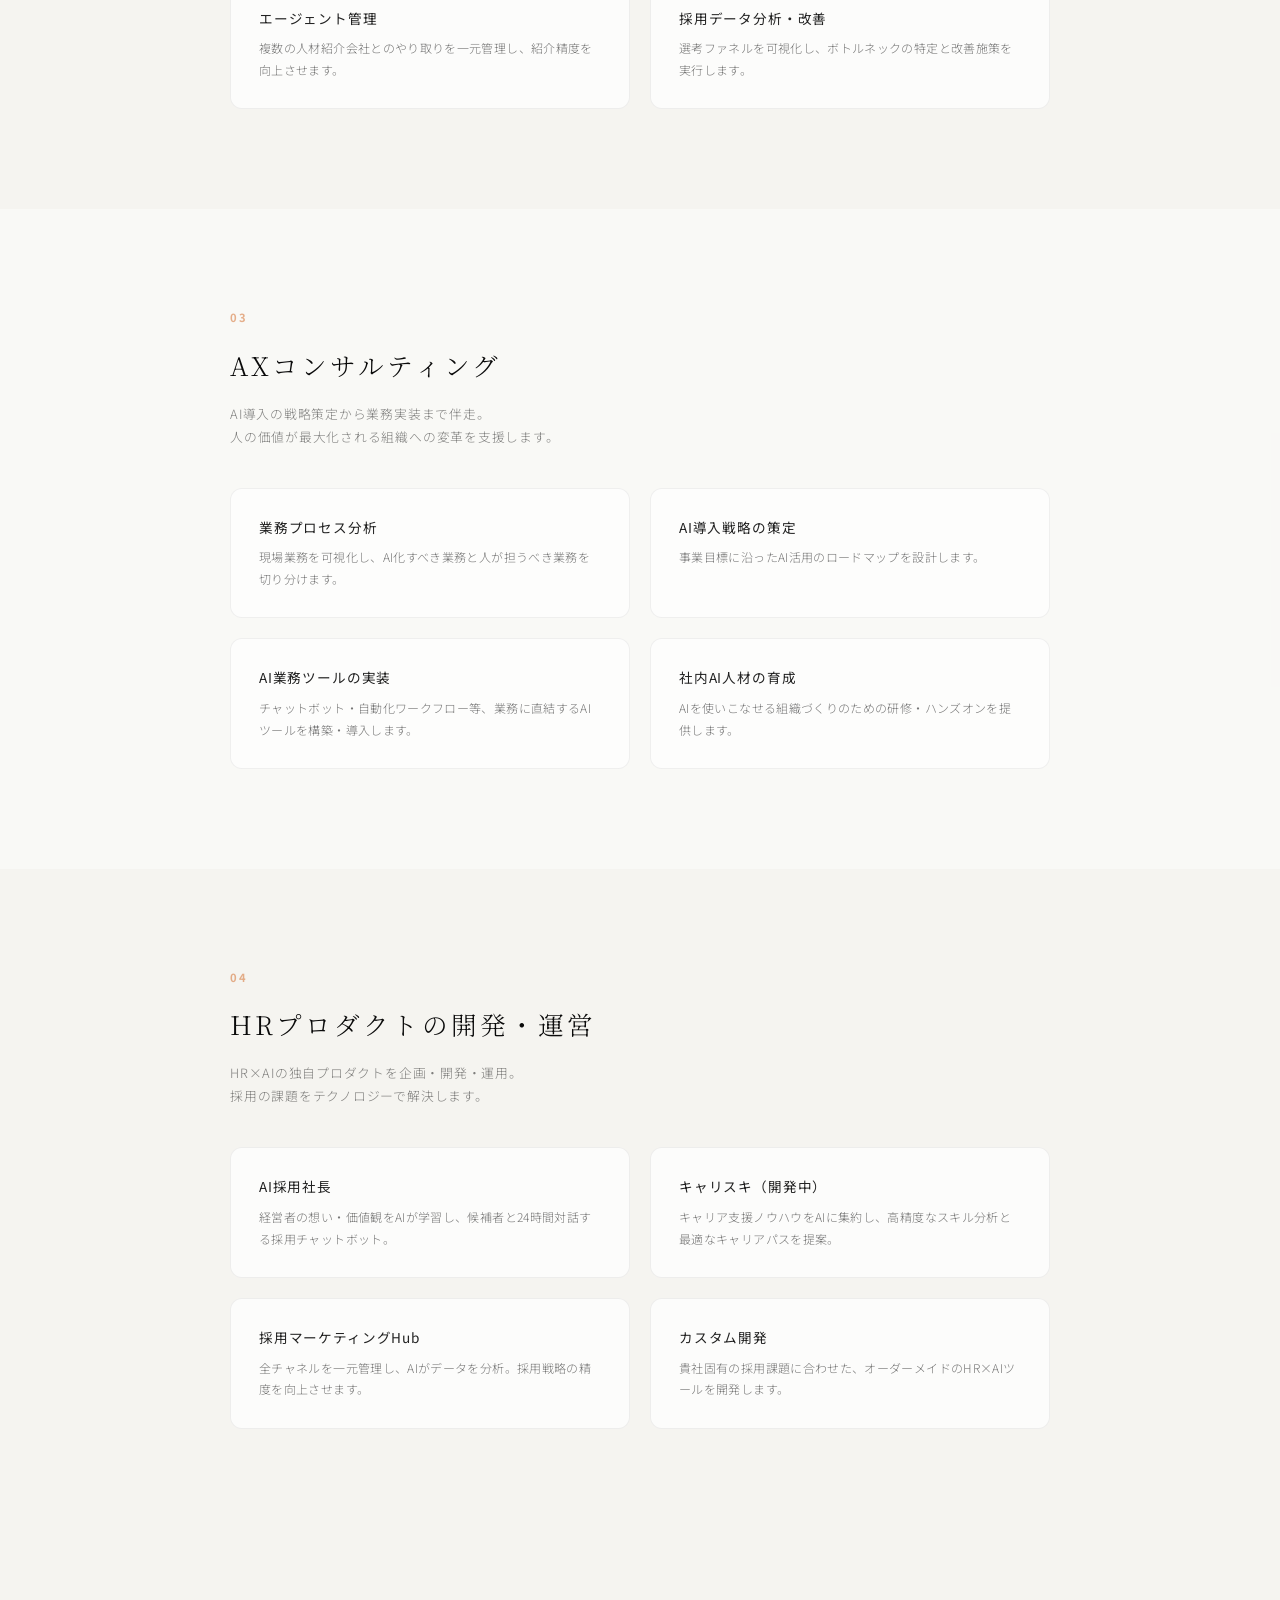
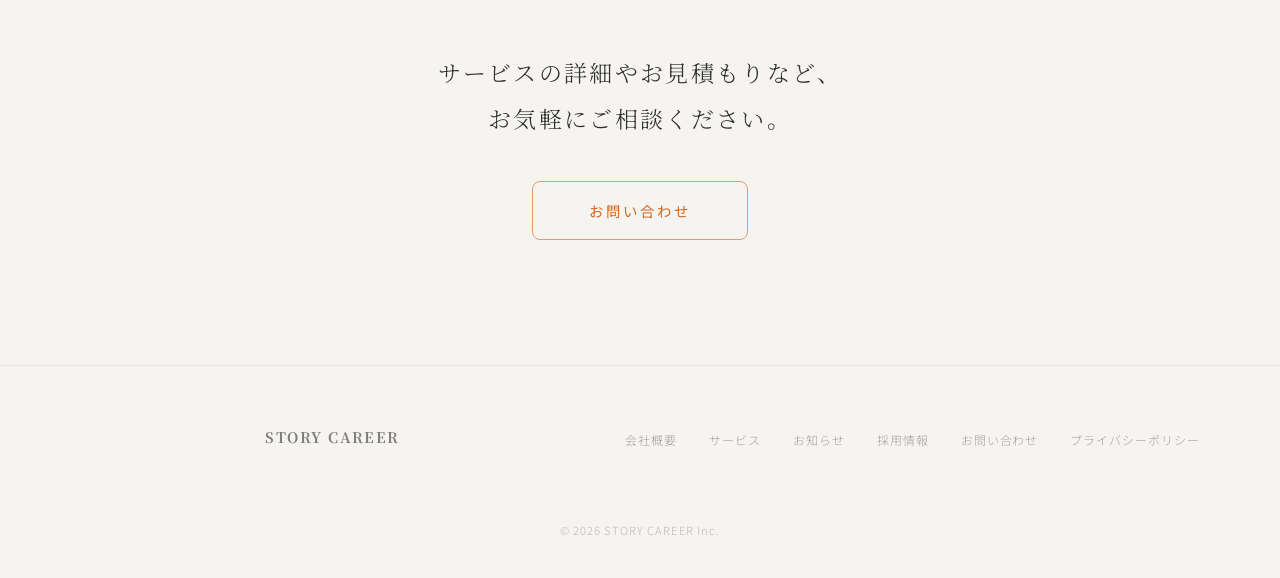
<file: services.html>
<!DOCTYPE html>
<html lang="ja">
<head>
<meta charset="UTF-8">
<meta name="viewport" content="width=device-width, initial-scale=1.0">
<meta property="og:title" content="サービス | STORY CAREER">
<meta property="og:description" content="AIを駆使しながら人の可能性を最大化し、事業成長につなげる。HR × AXコンサルティング。">
<meta property="og:image" content="https://storycareer.jp/images/ogp.png">
<meta property="og:url" content="https://storycareer.jp/services.html">
<meta property="og:type" content="website">
<meta property="og:site_name" content="STORY CAREER">
<meta name="twitter:card" content="summary_large_image">
<title>サービス | STORY CAREER</title>
<link rel="preconnect" href="https://fonts.googleapis.com">
<link rel="preconnect" href="https://fonts.gstatic.com" crossorigin>
<link href="https://fonts.googleapis.com/css2?family=Noto+Sans+JP:wght@300;400;700&family=Noto+Serif+JP:wght@300;700&display=swap" rel="stylesheet">
<style>*{cursor:none!important}</style>
<link rel="stylesheet" href="css/common.css">
<style>
html{scroll-behavior:smooth}
body{background:#f5f4f0;overflow-x:hidden;font-family:'Noto Sans JP','Helvetica Neue',Arial,sans-serif;color:rgba(10,10,10,0.75)}

/* ===== Hero ===== */
.page-hero{padding:180px 0 100px;text-align:center}
.page-hero-label{font-family:'Noto Sans JP',sans-serif;font-size:0.75rem;letter-spacing:0.3em;text-transform:uppercase;color:rgba(10,10,10,0.4);margin-bottom:1rem;font-weight:400}
.page-hero-title{font-family:'Noto Serif JP',serif;font-weight:300;font-size:clamp(1.5rem,3vw,2.2rem);color:rgba(10,10,10,1);letter-spacing:0.15em;line-height:1.8}
.page-hero-sub{font-family:'Noto Sans JP',sans-serif;font-weight:300;font-size:clamp(0.8rem,1vw,0.9rem);color:rgba(10,10,10,0.5);letter-spacing:0.06em;margin-top:1.5rem;line-height:1.9}
.page-hero-line{width:40px;height:1px;background:linear-gradient(90deg,transparent,rgba(210,100,30,0.4),transparent);margin:2.5rem auto 0}

/* ===== Service Block ===== */
.service-block{padding:100px 0;position:relative}
.service-block:nth-child(even){background:rgba(255,255,255,0.4)}
.service-block-inner{max-width:900px;margin:0 auto;padding:0 40px}
.service-num{font-family:'Noto Sans JP',sans-serif;font-weight:700;font-size:0.7rem;color:rgba(210,100,30,0.5);letter-spacing:0.15em;margin-bottom:1.2rem}
.service-title{font-family:'Noto Serif JP',serif;font-weight:300;font-size:clamp(1.2rem,2vw,1.6rem);color:rgba(10,10,10,1);letter-spacing:0.12em;margin-bottom:1rem;line-height:1.6}
.service-subtitle{font-family:'Noto Sans JP',sans-serif;font-weight:300;font-size:clamp(0.8rem,1vw,0.9rem);color:rgba(10,10,10,0.5);letter-spacing:0.06em;margin-bottom:2.5rem;line-height:1.8}
.service-features{list-style:none;display:grid;grid-template-columns:1fr 1fr;gap:20px}
.service-feature{padding:28px;border-radius:12px;border:1px solid rgba(10,10,10,0.06);background:rgba(255,255,255,0.7);transition:all 0.4s}
.service-feature:hover{border-color:rgba(10,10,10,0.12);background:rgba(255,255,255,0.95);box-shadow:0 8px 30px rgba(10,10,10,0.04);transform:translateY(-2px)}
.service-feature-title{font-family:'Noto Sans JP',sans-serif;font-weight:400;font-size:clamp(0.85rem,1vw,0.95rem);color:rgba(10,10,10,0.9);letter-spacing:0.06em;margin-bottom:0.6rem}
.service-feature-desc{font-family:'Noto Sans JP',sans-serif;font-weight:300;font-size:clamp(0.75rem,0.9vw,0.85rem);color:rgba(10,10,10,0.55);line-height:1.8;letter-spacing:0.03em}

/* ===== Divider ===== */
.section-divider{width:100%;max-width:700px;height:1px;background:linear-gradient(90deg,transparent,rgba(10,10,10,0.08),transparent);margin:0 auto}

/* ===== CTA ===== */
.cta-section{padding:120px 0;text-align:center}
.cta-heading{font-family:'Noto Serif JP',serif;font-weight:300;font-size:clamp(1.1rem,1.8vw,1.5rem);color:rgba(10,10,10,0.85);letter-spacing:0.1em;line-height:2;margin-bottom:2.5rem}
.cta-btn{display:inline-block;border:1px solid rgba(210,100,30,0.6);background:transparent;color:#d06820;padding:18px 56px;border-radius:8px;letter-spacing:0.2em;font-family:'Noto Sans JP',sans-serif;font-weight:400;font-size:0.9rem;cursor:pointer;transition:all 0.4s cubic-bezier(0.22,1,0.36,1);text-decoration:none;position:relative;overflow:hidden}
.cta-btn:hover{background:rgba(210,100,30,0.95);color:#fff;border-color:#d06820;transform:translateY(-2px);box-shadow:0 12px 40px rgba(210,100,30,0.15)}

/* ===== Responsive ===== */
@media(max-width:768px){
  .page-hero{padding:140px 0 60px}
  .service-block{padding:60px 0}
  .service-block-inner{padding:0 24px}
  .service-features{grid-template-columns:1fr}
  .cta-section{padding:80px 0}
}
</style>
</head>
<body>

<header class="site-header">
  <a href="/" class="site-logo">STORY CAREER</a>
  <button class="hamburger" id="hamburger" aria-label="メニュー"><span></span><span></span><span></span></button>
</header>
<nav class="nav-overlay" id="navOverlay">
  <ul class="nav-menu">
    <li><a href="/">Top<span class="nav-label">トップ</span></a></li>
    <li><a href="about.html">About<span class="nav-label">会社概要</span></a></li>
    <li><a href="services.html">Services<span class="nav-label">サービス</span></a></li>
    <li><a href="news.html">News<span class="nav-label">お知らせ</span></a></li>
    <li><a href="careers.html">Careers<span class="nav-label">採用情報</span></a></li>
    <li><a href="contact.html">Contact<span class="nav-label">お問い合わせ</span></a></li>
    <li><a href="privacy.html">Privacy Policy<span class="nav-label">プライバシーポリシー</span></a></li>
  </ul>
</nav>

<div class="page-hero">
  <p class="page-hero-label fade-up">Services</p>
  <h1 class="page-hero-title fade-up" style="transition-delay:0.1s">提供しているサービス</h1>
  <p class="page-hero-sub fade-up" style="transition-delay:0.2s">採用の上流設計から実行、そしてAIによる業務変革まで。<br>人と事業の可能性を、両面から引き出します。</p>
  <div class="page-hero-line fade-up" style="transition-delay:0.3s"></div>
</div>

<!-- 01 採用コンサルティング -->
<div class="service-block">
  <div class="service-block-inner">
    <p class="service-num fade-up">01</p>
    <h2 class="service-title fade-up" style="transition-delay:0.1s">採用コンサルティング</h2>
    <p class="service-subtitle fade-up" style="transition-delay:0.15s">ペルソナ設計、データドリブンな母集団形成と候補者体験の設計。<br>採用活動の「上流」から戦略を描きます。</p>
    <ul class="service-features">
      <li class="service-feature fade-up" style="transition-delay:0.2s">
        <p class="service-feature-title">採用ペルソナ設計</p>
        <p class="service-feature-desc">事業戦略と組織課題から逆算し、本当に必要な人材像を定義します。</p>
      </li>
      <li class="service-feature fade-up" style="transition-delay:0.25s">
        <p class="service-feature-title">母集団形成戦略</p>
        <p class="service-feature-desc">チャネル分析とデータに基づき、最適な母集団の獲得経路を設計します。</p>
      </li>
      <li class="service-feature fade-up" style="transition-delay:0.3s">
        <p class="service-feature-title">候補者体験（CX）設計</p>
        <p class="service-feature-desc">応募から入社までの候補者体験を設計し、選考離脱率を改善します。</p>
      </li>
      <li class="service-feature fade-up" style="transition-delay:0.35s">
        <p class="service-feature-title">採用ブランディング</p>
        <p class="service-feature-desc">求人原稿・採用サイト・SNSを通じて、企業の魅力を候補者に届けます。</p>
      </li>
    </ul>
  </div>
</div>

<!-- 02 RPO -->
<div class="service-block">
  <div class="service-block-inner">
    <p class="service-num fade-up">02</p>
    <h2 class="service-title fade-up" style="transition-delay:0.1s">RPO（採用業務の代行）</h2>
    <p class="service-subtitle fade-up" style="transition-delay:0.15s">採用活動の設計・運用・改善をワンストップで。<br>採用担当者の負荷を軽減しながら、採用成果を最大化します。</p>
    <ul class="service-features">
      <li class="service-feature fade-up" style="transition-delay:0.2s">
        <p class="service-feature-title">求人媒体の運用代行</p>
        <p class="service-feature-desc">求人の作成・更新・効果測定まで、媒体運用を丸ごとお任せいただけます。</p>
      </li>
      <li class="service-feature fade-up" style="transition-delay:0.25s">
        <p class="service-feature-title">書類選考・面接代行</p>
        <p class="service-feature-desc">貴社の選考基準に基づき、書類選考から一次面接までを代行します。</p>
      </li>
      <li class="service-feature fade-up" style="transition-delay:0.3s">
        <p class="service-feature-title">エージェント管理</p>
        <p class="service-feature-desc">複数の人材紹介会社とのやり取りを一元管理し、紹介精度を向上させます。</p>
      </li>
      <li class="service-feature fade-up" style="transition-delay:0.35s">
        <p class="service-feature-title">採用データ分析・改善</p>
        <p class="service-feature-desc">選考ファネルを可視化し、ボトルネックの特定と改善施策を実行します。</p>
      </li>
    </ul>
  </div>
</div>

<!-- 03 AXコンサルティング -->
<div class="service-block">
  <div class="service-block-inner">
    <p class="service-num fade-up">03</p>
    <h2 class="service-title fade-up" style="transition-delay:0.1s">AXコンサルティング</h2>
    <p class="service-subtitle fade-up" style="transition-delay:0.15s">AI導入の戦略策定から業務実装まで伴走。<br>人の価値が最大化される組織への変革を支援します。</p>
    <ul class="service-features">
      <li class="service-feature fade-up" style="transition-delay:0.2s">
        <p class="service-feature-title">業務プロセス分析</p>
        <p class="service-feature-desc">現場業務を可視化し、AI化すべき業務と人が担うべき業務を切り分けます。</p>
      </li>
      <li class="service-feature fade-up" style="transition-delay:0.25s">
        <p class="service-feature-title">AI導入戦略の策定</p>
        <p class="service-feature-desc">事業目標に沿ったAI活用のロードマップを設計します。</p>
      </li>
      <li class="service-feature fade-up" style="transition-delay:0.3s">
        <p class="service-feature-title">AI業務ツールの実装</p>
        <p class="service-feature-desc">チャットボット・自動化ワークフロー等、業務に直結するAIツールを構築・導入します。</p>
      </li>
      <li class="service-feature fade-up" style="transition-delay:0.35s">
        <p class="service-feature-title">社内AI人材の育成</p>
        <p class="service-feature-desc">AIを使いこなせる組織づくりのための研修・ハンズオンを提供します。</p>
      </li>
    </ul>
  </div>
</div>

<!-- 04 HRプロダクトの開発・運営 -->
<div class="service-block">
  <div class="service-block-inner">
    <p class="service-num fade-up">04</p>
    <h2 class="service-title fade-up" style="transition-delay:0.1s">HRプロダクトの開発・運営</h2>
    <p class="service-subtitle fade-up" style="transition-delay:0.15s">HR&times;AIの独自プロダクトを企画・開発・運用。<br>採用の課題をテクノロジーで解決します。</p>
    <ul class="service-features">
      <li class="service-feature fade-up" style="transition-delay:0.2s">
        <p class="service-feature-title">AI採用社長</p>
        <p class="service-feature-desc">経営者の想い・価値観をAIが学習し、候補者と24時間対話する採用チャットボット。</p>
      </li>
      <li class="service-feature fade-up" style="transition-delay:0.25s">
        <p class="service-feature-title">キャリスキ（開発中）</p>
        <p class="service-feature-desc">キャリア支援ノウハウをAIに集約し、高精度なスキル分析と最適なキャリアパスを提案。</p>
      </li>
      <li class="service-feature fade-up" style="transition-delay:0.3s">
        <p class="service-feature-title">採用マーケティングHub</p>
        <p class="service-feature-desc">全チャネルを一元管理し、AIがデータを分析。採用戦略の精度を向上させます。</p>
      </li>
      <li class="service-feature fade-up" style="transition-delay:0.35s">
        <p class="service-feature-title">カスタム開発</p>
        <p class="service-feature-desc">貴社固有の採用課題に合わせた、オーダーメイドのHR×AIツールを開発します。</p>
      </li>
    </ul>
  </div>
</div>

<div class="cta-section">
  <div>
    <p class="cta-heading fade-up">サービスの詳細やお見積もりなど、<br>お気軽にご相談ください。</p>
    <div class="fade-up" style="transition-delay:0.15s">
      <a href="contact.html" class="cta-btn">お問い合わせ</a>
    </div>
  </div>
</div>

<footer>
  <div class="footer-inner">
    <a href="/" class="footer-logo">STORY CAREER</a>
    <ul class="footer-nav">
      <li><a href="about.html">会社概要</a></li>
      <li><a href="services.html">サービス</a></li>
      <li><a href="news.html">お知らせ</a></li>
      <li><a href="careers.html">採用情報</a></li>
      <li><a href="contact.html">お問い合わせ</a></li>
      <li><a href="privacy.html">プライバシーポリシー</a></li>
    </ul>
    <p class="footer-copy">&copy; 2026 STORY CAREER Inc.</p>
  </div>
</footer>

<script src="js/animations.js"></script>
<script src="js/nav.js"></script>
<script src="js/cursor.js"></script>
</body>
</html>
</file>
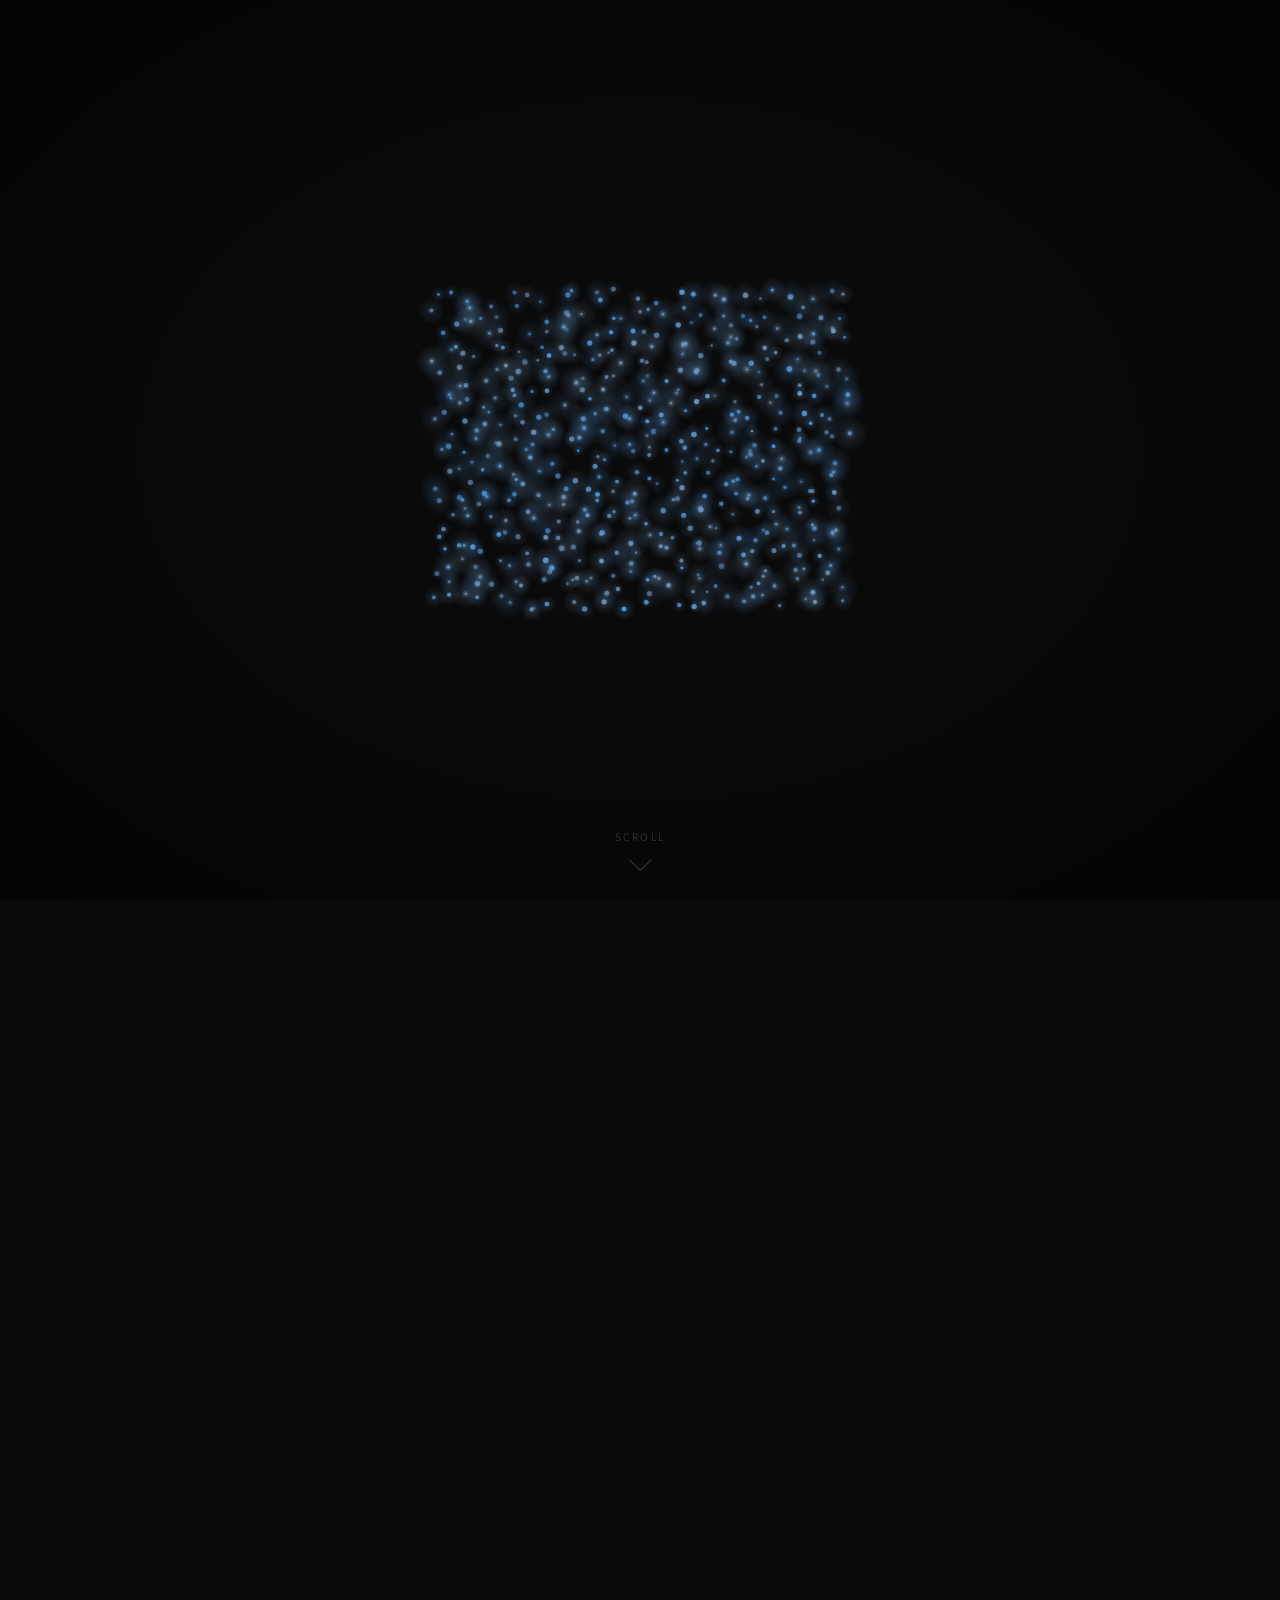
<file: prototypes/top-hero.html>
<!DOCTYPE html>
<html lang="ja">
<head>
<meta charset="UTF-8">
<meta name="viewport" content="width=device-width, initial-scale=1.0">
<title>v11-1 Potential (Baseline uniform - Poisson disk sampling)</title>
<link rel="preconnect" href="https://fonts.googleapis.com">
<link rel="preconnect" href="https://fonts.gstatic.com" crossorigin>
<link href="https://fonts.googleapis.com/css2?family=Noto+Sans+JP:wght@300;400;700&family=Noto+Serif+JP:wght@300;700&display=swap" rel="stylesheet">
<style>*,*::before,*::after{margin:0;padding:0;box-sizing:border-box}html{scroll-behavior:auto}body{background:#0a0a0a;height:400vh;overflow-x:hidden;font-family:'Noto Sans JP','Helvetica Neue',Arial,sans-serif}#canvas-container{position:fixed;top:0;left:0;width:100vw;height:100vh;z-index:1}canvas{display:block;width:100%;height:100%}#canvas-container::after{content:'';position:absolute;top:0;left:0;right:0;bottom:0;background:radial-gradient(ellipse at center,transparent 30%,rgba(0,0,0,0.55) 100%);pointer-events:none}#glow-overlay{position:fixed;top:50%;left:50%;transform:translate(-50%,-50%);width:500px;height:500px;border-radius:50%;background:radial-gradient(circle,rgba(255,170,68,0.06) 0%,transparent 70%);pointer-events:none;z-index:2;opacity:0;transition:opacity 0.3s}.hero-text{position:fixed;top:50%;left:50%;transform:translate(-50%,-50%);z-index:3;pointer-events:none;text-align:center;width:90vw;max-width:800px}.hero-text h1{font-family:'Noto Serif JP',serif;font-size:clamp(1.5rem,3.8vw,3rem);font-weight:300;letter-spacing:0.15em;line-height:1.6;color:rgba(255,255,255,0.9);transition:font-weight 0.6s,opacity 0.6s}.hero-text h1 .char{opacity:0;transition:opacity 0.3s ease}.hero-text h1 .char.visible{opacity:1}.hero-text h1.bloomed{font-weight:700}.hero-text h1.bloomed .char{background:linear-gradient(135deg,#ffaa44,#ff8844,#ffcc66);-webkit-background-clip:text;-webkit-text-fill-color:transparent;background-clip:text}.hero-text .subtitle{font-family:'Noto Sans JP',sans-serif;font-size:clamp(0.7rem,1.4vw,1rem);font-weight:300;letter-spacing:0.35em;color:rgba(255,255,255,0.5);margin-top:1.2rem;opacity:0;transition:opacity 0.8s ease}.hero-text .subtitle.visible{opacity:1}#progress-bar{position:fixed;top:0;left:0;height:2px;background:linear-gradient(90deg,#4a90d9,#ffaa44);z-index:10;width:0%;transition:none}.scroll-indicator{position:fixed;bottom:2rem;left:50%;transform:translateX(-50%);z-index:5;display:flex;flex-direction:column;align-items:center;gap:0.5rem;opacity:0.6;transition:opacity 0.5s}.scroll-indicator.hidden{opacity:0;pointer-events:none}.scroll-indicator span{font-family:'Noto Sans JP',sans-serif;font-size:0.65rem;letter-spacing:0.2em;color:rgba(255,255,255,0.4);font-weight:300}.scroll-arrow{width:16px;height:16px;border-right:1px solid rgba(255,255,255,0.35);border-bottom:1px solid rgba(255,255,255,0.35);transform:rotate(45deg);animation:scrollBounce 2s ease-in-out infinite}@keyframes scrollBounce{0%,100%{transform:translateY(0) rotate(45deg)}50%{transform:translateY(6px) rotate(45deg)}}</style>
</head>
<body>
<div id="canvas-container"><canvas id="c"></canvas></div><div id="glow-overlay"></div>
<div class="hero-text"><h1 id="mainText"></h1><p class="subtitle" id="subtitle">STORY CAREER</p></div>
<div id="progress-bar"></div><div class="scroll-indicator" id="scrollIndicator"><span>SCROLL</span><div class="scroll-arrow"></div></div>
<script>
(function(){
  'use strict';
  const canvas=document.getElementById('c'),ctx=canvas.getContext('2d');
  const N_BEFORE=500;
  const N_TOTAL=2300;
  let W,H;
  let particles=[];
  let rectPos=[],netPos=[],textPos=[];
  let mouse={x:-9999,y:-9999},scrollProgress=0,scrollTarget=0,hasCompletedOnce=false;
  let activeCount=N_BEFORE;
  let parentMap=[];

  const textStr='\u4eba\u306e\u53ef\u80fd\u6027\u3092\u518d\u5b9a\u7fa9\u3059\u308b\u3002';
  const mainTextEl=document.getElementById('mainText'),subtitleEl=document.getElementById('subtitle'),progressBar=document.getElementById('progress-bar'),scrollIndicator=document.getElementById('scrollIndicator'),glowOverlay=document.getElementById('glow-overlay');
  mainTextEl.innerHTML=textStr.split('').map(ch=>`<span class="char">${ch}</span>`).join('');
  const charEls=mainTextEl.querySelectorAll('.char');

  // Japanese text particle system (for dissolve effect)
  const JP_COUNT=1000;
  let jpParticles=[],jpTextPositions=[];

  function genJpText(){
    jpTextPositions=[];
    const offC=document.createElement('canvas'),offX=offC.getContext('2d');
    const fs=Math.min(W*0.038,36);// match CSS clamp(1.5rem,3.8vw,3rem)
    offC.width=W;offC.height=H;
    offX.fillStyle='white';
    offX.font=`300 ${fs}px "Noto Serif JP", serif`;
    offX.textAlign='center';offX.textBaseline='middle';
    try{offX.letterSpacing=`${fs*0.15}px`}catch(e){}
    offX.fillText(textStr,W/2,H/2);
    const id=offX.getImageData(0,0,W,H).data;
    const cands=[];
    for(let y=0;y<H;y+=1)for(let x=0;x<W;x+=1){
      if(id[(y*W+x)*4+3]>80)cands.push({x,y});
    }
    cands.sort(()=>Math.random()-0.5);
    // Outward scatter with equal distribution across all directions
    // Assign each particle a sector: 0=right, 1=up, 2=left, 3=down (roughly equal)
    for(let i=0;i<JP_COUNT;i++){
      const c=i<cands.length?cands[i]:{x:W/2+(Math.random()-0.5)*200,y:H/2+(Math.random()-0.5)*30};
      // Force equal distribution: cycle through 4 quadrants
      const sector=i%4;// 0=right, 1=up, 2=left, 3=down
      let baseAngle;
      switch(sector){
        case 0: baseAngle=(Math.random()-0.5)*1.2; break;// right: -35° to +35°
        case 1: baseAngle=-Math.PI/2+(Math.random()-0.5)*1.2; break;// up
        case 2: baseAngle=Math.PI+(Math.random()-0.5)*1.2; break;// left
        case 3: baseAngle=Math.PI/2+(Math.random()-0.5)*1.2; break;// down
      }
      const speed=220+Math.random()*350;
      const dirX=Math.cos(baseAngle),dirY=Math.sin(baseAngle);
      const perpX=-dirY,perpY=dirX;
      const curveBend=(Math.random()-0.5)*150;
      jpTextPositions.push({
        x:c.x,y:c.y,
        endX:c.x+dirX*speed+(Math.random()-0.5)*60,
        endY:c.y+dirY*speed+(Math.random()-0.5)*60,
        cpX:c.x+dirX*speed*0.35+perpX*curveBend,
        cpY:c.y+dirY*speed*0.35+perpY*curveBend,
        wobbleAmpX:18+Math.random()*30,
        wobbleAmpY:12+Math.random()*25,
        wobbleSpeed:1.2+Math.random()*2.0,
        wobblePhase:Math.random()*Math.PI*2,
      });
    }
  }

  function initJpParticles(){
    jpParticles=[];
    for(let i=0;i<JP_COUNT;i++){
      jpParticles.push({
        x:0,y:0,
        radius:1.0+Math.random()*1.8,// same as Before particles
        glowRadius:6+Math.random()*12,
        alpha:0,
        colorT:Math.random(),
      });
    }
  }

  function resize(){
    W=window.innerWidth;H=window.innerHeight;
    canvas.width=W*devicePixelRatio;canvas.height=H*devicePixelRatio;
    ctx.setTransform(devicePixelRatio,0,0,devicePixelRatio,0,0);
    genRect();genNet();genTextShape();genJpText();
    if(particles.length===0){initP();initJpParticles()}
  }

  function genRect(){
    rectPos=[];
    const cols=25,rows=20,tw=Math.min(W*0.45,420),th=Math.min(H*0.40,320);
    const cx=W/2,cy=H/2,sx=cx-tw/2,sy=cy-th/2,cw=tw/(cols-1),ch_=th/(rows-1);
    const p=[];
    for(let r=0;r<rows;r++)for(let c=0;c<cols;c++)p.push({x:sx+c*cw+(Math.random()-0.5)*2,y:sy+r*ch_+(Math.random()-0.5)*2});
    while(p.length<N_BEFORE){const s=p[Math.floor(Math.random()*p.length)];p.push({x:s.x+(Math.random()-0.5)*4,y:s.y+(Math.random()-0.5)*4})}
    p.sort(()=>Math.random()-0.5);
    rectPos=p.slice(0,N_BEFORE);
  }

  function genNet(){
    netPos=[];
    const m=40,cs=Math.sqrt((W-m*2)*(H-m*2)/N_BEFORE)*0.85;
    const cols=Math.ceil((W-m*2)/cs),rows=Math.ceil((H-m*2)/cs);
    const grid=new Array(cols*rows).fill(-1),al=[],pts=[],k=30;
    function gi(x,y){const gx=Math.floor((x-m)/cs),gy=Math.floor((y-m)/cs);if(gx<0||gx>=cols||gy<0||gy>=rows)return-1;return gy*cols+gx}
    function tc(x,y){const gx=Math.floor((x-m)/cs),gy=Math.floor((y-m)/cs),md=cs*0.7;for(let dy=-2;dy<=2;dy++)for(let dx=-2;dx<=2;dx++){const nx=gx+dx,ny=gy+dy;if(nx<0||nx>=cols||ny<0||ny>=rows)continue;const i=grid[ny*cols+nx];if(i===-1)continue;const p=pts[i],ddx=p.x-x,ddy=p.y-y;if(ddx*ddx+ddy*ddy<md*md)return true}return false}
    const sx=W/2+(Math.random()-0.5)*100,sy=H/2+(Math.random()-0.5)*100;
    pts.push({x:sx,y:sy});al.push(0);const si=gi(sx,sy);if(si>=0)grid[si]=0;
    while(al.length>0&&pts.length<N_BEFORE*2){const ai=Math.floor(Math.random()*al.length),base=pts[al[ai]];let found=false;for(let a=0;a<k;a++){const ang=Math.random()*Math.PI*2,r=cs*(0.7+Math.random()*0.7),nx=base.x+Math.cos(ang)*r,ny=base.y+Math.sin(ang)*r;if(nx<m||nx>W-m||ny<m||ny>H-m)continue;if(tc(nx,ny))continue;const g=gi(nx,ny);if(g<0||grid[g]!==-1)continue;pts.push({x:nx,y:ny});grid[g]=pts.length-1;al.push(pts.length-1);found=true;break}if(!found)al.splice(ai,1)}
    while(pts.length<N_BEFORE)pts.push({x:m+Math.random()*(W-m*2),y:m+Math.random()*(H-m*2)});
    pts.sort(()=>Math.random()-0.5);
    netPos=pts.slice(0,N_BEFORE);
    compNetNbrs();
  }

  let netNbrs=[];
  function compNetNbrs(){
    netNbrs=[];const seen=new Set();
    for(let i=0;i<N_BEFORE;i++){
      const pi=netPos[i],d=[];
      for(let j=0;j<N_BEFORE;j++){if(i===j)continue;const dx=pi.x-netPos[j].x,dy=pi.y-netPos[j].y;d.push({j,dist:Math.sqrt(dx*dx+dy*dy)})}
      d.sort((a,b)=>a.dist-b.dist);
      const c=2+(Math.random()<0.5?1:0);
      for(let k=0;k<Math.min(c,d.length);k++){const j=d[k].j;if(i<j){const key=i+','+j;if(!seen.has(key)){seen.add(key);netNbrs.push({i,j})}}}
    }
  }

  function genTextShape(){
    textPos=[];
    const offCanvas=document.createElement('canvas');
    const offCtx=offCanvas.getContext('2d');
    const fontSize=Math.min(W*0.13,130);
    offCanvas.width=W;offCanvas.height=H;
    offCtx.fillStyle='white';
    offCtx.font=`700 ${fontSize}px "Noto Serif JP", Georgia, serif`;
    offCtx.textAlign='center';offCtx.textBaseline='middle';
    try{offCtx.letterSpacing='2px'}catch(e){}
    offCtx.fillText('Potential',W/2,H/2);
    const imageData=offCtx.getImageData(0,0,W,H);
    const pixels=imageData.data;

    function isTextPixel(x,y){
      if(x<0||x>=W||y<0||y>=H)return false;
      return pixels[(Math.floor(y)*W+Math.floor(x))*4+3]>80;
    }
    // Edge detection: is this pixel on the border of the text?
    function isEdgePixel(x,y){
      if(!isTextPixel(x,y))return false;
      // Check 4 neighbors — if any neighbor is NOT text, this is an edge
      return !isTextPixel(x-1,y)||!isTextPixel(x+1,y)||!isTextPixel(x,y-1)||!isTextPixel(x,y+1);
    }

    let minX=W,maxX=0,minY=H,maxY=0;
    for(let y=0;y<H;y+=2){for(let x=0;x<W;x+=2){
      if(pixels[(y*W+x)*4+3]>80){if(x<minX)minX=x;if(x>maxX)maxX=x;if(y<minY)minY=y;if(y>maxY)maxY=y}
    }}

    // Collect edge pixels and interior pixels separately
    const edgePixels=[],interiorPixels=[];
    for(let y=minY;y<=maxY;y+=1){for(let x=minX;x<=maxX;x+=1){
      if(!isTextPixel(x,y))continue;
      if(isEdgePixel(x,y))edgePixels.push({x,y});
      else interiorPixels.push({x,y});
    }}
    edgePixels.sort(()=>Math.random()-0.5);
    interiorPixels.sort(()=>Math.random()-0.5);

    // Allocate: 50% edge, 50% interior — edge particles define the outline
    const edgeCount=Math.floor(N_TOTAL*0.3);// 30% edge, 70% interior fill
    const interiorCount=N_TOTAL-edgeCount;
    const points=[];

    // Edge particles: sample with minimum spacing for clean outline
    const edgeSpacing=2;
    let ei=0;
    for(let i=0;i<edgeCount&&ei<edgePixels.length;ei++){
      const ep=edgePixels[ei];
      // Check not too close to existing edge points
      let ok=true;
      for(let j=Math.max(0,points.length-50);j<points.length;j++){
        const dx=points[j].x-ep.x,dy=points[j].y-ep.y;
        if(dx*dx+dy*dy<edgeSpacing*edgeSpacing){ok=false;break}
      }
      if(ok){points.push({x:ep.x,y:ep.y,isEdge:true});i++}
    }

    // Interior particles: fill with Poisson disk
    const minDist=Math.sqrt((maxX-minX)*(maxY-minY)/(interiorCount*4));
    let ii=0;
    for(let i=0;i<interiorCount&&ii<interiorPixels.length;ii++){
      const ip=interiorPixels[ii];
      let ok=true;
      for(let j=Math.max(0,points.length-30);j<points.length;j++){
        const dx=points[j].x-ip.x,dy=points[j].y-ip.y;
        if(dx*dx+dy*dy<minDist*minDist*0.25){ok=false;break}// tighter packing
      }
      if(ok){points.push({x:ip.x,y:ip.y,isEdge:false});i++}
    }

    // Extra pass: densify bottom half of text (below midY)
    const midY=(minY+maxY)/2;
    const bottomPixels=interiorPixels.filter(p=>p.y>=midY);
    bottomPixels.sort(()=>Math.random()-0.5);
    const extraBottom=Math.floor(N_TOTAL*0.15);// 15% extra for bottom
    let bi=0;
    for(let i=0;i<extraBottom&&bi<bottomPixels.length;bi++){
      const bp=bottomPixels[bi];
      points.push({x:bp.x+(Math.random()-0.5)*1.5,y:bp.y+(Math.random()-0.5)*1.5,isEdge:false});
      i++;
    }

    // Fill remaining if needed
    while(points.length<N_TOTAL+extraBottom){
      const src=Math.random()<0.3?edgePixels:interiorPixels;
      if(src.length>0){
        const p=src[Math.floor(Math.random()*src.length)];
        points.push({x:p.x+(Math.random()-0.5)*2,y:p.y+(Math.random()-0.5)*2,isEdge:false});
      }else break;
    }

    points.sort(()=>Math.random()-0.5);

    parentMap=[];
    for(let i=0;i<N_TOTAL;i++){
      const p=i<points.length?points[i]:{x:W/2+(Math.random()-0.5)*200,y:H/2+(Math.random()-0.5)*40,isEdge:false};
      const edge=p.isEdge||false;
      textPos.push({
        x:p.x+(Math.random()-0.5)*(edge?0.5:1.0),// edge: less jitter
        y:p.y+(Math.random()-0.5)*(edge?0.5:1.0),
        floatSpeedX:0.15+Math.random()*0.4,
        floatSpeedY:0.12+Math.random()*0.35,
        floatPhaseX:Math.random()*Math.PI*2,
        floatPhaseY:Math.random()*Math.PI*2,
        floatAmpX:edge?0.8+Math.random()*1.5:1.5+Math.random()*3.5,// edge: less drift
        floatAmpY:edge?0.5+Math.random()*1.0:1.0+Math.random()*2.5,
        sizeMul:edge?0.35+Math.random()*0.3:0.3+Math.random()*0.5,// edge: slightly brighter
        isEdge:edge
      });
      if(i>=N_BEFORE){
        let bestDist=Infinity,bestIdx=0;
        const tp=textPos[i];
        for(let j=0;j<Math.min(N_BEFORE,textPos.length);j++){
          const dx=tp.x-textPos[j].x,dy=tp.y-textPos[j].y;
          const d=dx*dx+dy*dy;
          if(d<bestDist){bestDist=d;bestIdx=j}
        }
        parentMap[i]=bestIdx;
      }
    }
  }

  function initP(){
    particles=[];
    for(let i=0;i<N_TOTAL;i++){
      const t=i/N_TOTAL;
      const isOriginal=i<N_BEFORE;
      particles.push({
        x:isOriginal?rectPos[i].x:0,
        y:isOriginal?rectPos[i].y:0,
        targetX:0,targetY:0,
        beforeRadius:1.0+Math.random()*1.8,
        beforeGlowRadius:6+Math.random()*12,
        afterRadius:0.6+Math.random()*1.0,
        afterGlowRadius:2.5+Math.random()*4,
        baseAlpha:0.5+Math.random()*0.5,
        radius:0,glowRadius:0,alpha:0,
        colorT:t,
        driftPhase:Math.random()*Math.PI*2,
        driftSpeed:0.15+Math.random()*0.3,
        born:isOriginal,
        bornAlpha:isOriginal?1:0,
      });
    }
  }

  function lerpColor(t){return{r:Math.round(74+t*(255-74)),g:Math.round(144+t*(170-144)),b:Math.round(217+t*(68-217))}}
  function ss(t){return t*t*(3-2*t)}

  function onScroll(){const ms=document.documentElement.scrollHeight-window.innerHeight;scrollTarget=ms>0?window.scrollY/ms:0}
  function updateScroll(){
    if(hasCompletedOnce){
      // After first playthrough, follow directly
      scrollProgress=scrollTarget;
    }else{
      // First time: smooth lerp at fixed rate (max ~0.8% per frame)
      const maxStep=0.008;
      const diff=scrollTarget-scrollProgress;
      if(Math.abs(diff)<0.001){scrollProgress=scrollTarget}
      else{scrollProgress+=Math.sign(diff)*Math.min(Math.abs(diff),maxStep)}
      if(scrollProgress>=0.98)hasCompletedOnce=true;
    }
    progressBar.style.width=(scrollProgress*100)+'%';
    if(scrollProgress>0.08)scrollIndicator.classList.add('hidden');else scrollIndicator.classList.remove('hidden');
  }
  function onMM(e){mouse.x=e.clientX;mouse.y=e.clientY}function onML(){mouse.x=-9999;mouse.y=-9999}
  function onTM(e){if(e.touches.length>0){mouse.x=e.touches[0].clientX;mouse.y=e.touches[0].clientY}}function onTE(){mouse.x=-9999;mouse.y=-9999}

  function animate(){
    requestAnimationFrame(animate);updateScroll();ctx.clearRect(0,0,W,H);const now=performance.now();
    let phase,phaseT=0;
    if(scrollProgress<0.08)phase='rect';
    else if(scrollProgress<0.20){phase='scatter';phaseT=(scrollProgress-0.08)/0.12}
    else if(scrollProgress<0.35){phase='network';phaseT=(scrollProgress-0.20)/0.15}
    else if(scrollProgress<0.50){phase='reform';phaseT=(scrollProgress-0.35)/0.15}
    else{phase='organic';phaseT=1}

    let targetActive=N_BEFORE;
    if(phase==='reform'){targetActive=Math.floor(N_BEFORE+(N_TOTAL-N_BEFORE)*ss(phaseT))}
    else if(phase==='organic'){targetActive=N_TOTAL}

    if(targetActive>activeCount){
      for(let i=activeCount;i<targetActive;i++){
        if(i<N_TOTAL&&!particles[i].born){
          particles[i].born=true;
          const parentIdx=parentMap[i]||0;
          if(parentIdx<particles.length){particles[i].x=particles[parentIdx].x;particles[i].y=particles[parentIdx].y}
        }
      }
      activeCount=targetActive;
    }
    if(targetActive<activeCount){
      for(let i=targetActive;i<activeCount;i++){if(i<N_TOTAL){particles[i].born=false;particles[i].bornAlpha=0}}
      activeCount=targetActive;
    }

    let sizeT=0;
    if(phase==='reform')sizeT=ss(phaseT);
    else if(phase==='organic')sizeT=1;

    let vT=0;
    if(phase==='scatter')vT=ss(phaseT)*0.3;
    else if(phase==='network')vT=0.3+ss(phaseT)*0.2;
    else if(phase==='reform')vT=0.5+ss(phaseT)*0.5;
    else if(phase==='organic')vT=1;

    let lineFade=phase==='scatter'||phase==='network'?1:phase==='reform'?1-ss(phaseT):0;
    const time=now*0.001;

    for(let i=0;i<N_TOTAL;i++){
      const pt=particles[i];
      if(!pt.born){pt.bornAlpha=0;continue}
      if(pt.bornAlpha<1)pt.bornAlpha=Math.min(1,pt.bornAlpha+0.03);
      const tp=textPos[i];
      const isOriginal=i<N_BEFORE;
      const dx=pt.x-mouse.x,dy=pt.y-mouse.y,dist=Math.sqrt(dx*dx+dy*dy);
      let cpx=0,cpy=0;
      if(dist<120&&dist>0){const f=(1-dist/120)*0.6;cpx=(dx/dist)*f*30;cpy=(dy/dist)*f*30}

      if(isOriginal){
        const rp=rectPos[i],np=netPos[i];
        if(phase==='rect'){
          pt.targetX=rp.x;pt.targetY=rp.y;
          pt.x+=(pt.targetX-pt.x)*0.05+cpx;pt.y+=(pt.targetY-pt.y)*0.05+cpy;
        }else if(phase==='scatter'){
          const e=ss(phaseT),fx=rp.x-W/2,fy=rp.y-H/2;
          pt.targetX=rp.x+fx*e*1.5+Math.sin(pt.driftPhase+now*0.001)*20*e;
          pt.targetY=rp.y+fy*e*1.5+Math.cos(pt.driftPhase+now*0.0012)*20*e+e*e*40;
          pt.x+=(pt.targetX-pt.x)*0.04+cpx;pt.y+=(pt.targetY-pt.y)*0.04+cpy;
        }else if(phase==='network'){
          pt.targetX=np.x+Math.cos(time*0.3+pt.driftPhase)*pt.driftSpeed*15;
          pt.targetY=np.y+Math.sin(time*0.4+pt.driftPhase*1.3)*pt.driftSpeed*15;
          pt.x+=(pt.targetX-pt.x)*0.05+cpx;pt.y+=(pt.targetY-pt.y)*0.05+cpy;
        }else if(phase==='reform'){
          pt.targetX=tp.x;pt.targetY=tp.y;
          const pull=0.02+ss(phaseT)*0.06;
          pt.x+=(pt.targetX-pt.x)*pull+cpx;pt.y+=(pt.targetY-pt.y)*pull+cpy;
        }else{
          const fx=Math.sin(time*tp.floatSpeedX+tp.floatPhaseX)*tp.floatAmpX;
          const fy=Math.cos(time*tp.floatSpeedY+tp.floatPhaseY)*tp.floatAmpY;
          pt.targetX=tp.x+fx;pt.targetY=tp.y+fy;
          pt.x+=(pt.targetX-pt.x)*0.05+cpx;pt.y+=(pt.targetY-pt.y)*0.05+cpy;
        }
      }else{
        pt.targetX=tp.x;pt.targetY=tp.y;
        if(phase==='organic'){
          const fx=Math.sin(time*tp.floatSpeedX+tp.floatPhaseX)*tp.floatAmpX;
          const fy=Math.cos(time*tp.floatSpeedY+tp.floatPhaseY)*tp.floatAmpY;
          pt.targetX=tp.x+fx;pt.targetY=tp.y+fy;
        }
        const pull=phase==='reform'?0.03+ss(phaseT)*0.05:0.06;
        pt.x+=(pt.targetX-pt.x)*pull+cpx;pt.y+=(pt.targetY-pt.y)*pull+cpy;
      }

      const curRadius=pt.beforeRadius*(1-sizeT)+pt.afterRadius*sizeT;
      const curGlow=pt.beforeGlowRadius*(1-sizeT)+pt.afterGlowRadius*sizeT;
      const depthBlend=Math.max(0,(sizeT-0.3)/0.7);
      const finalDepthMul=1*(1-depthBlend)+tp.sizeMul*depthBlend;
      pt.radius=curRadius*(1+vT*0.3)*finalDepthMul;
      pt.glowRadius=curGlow*(1+vT*0.5)*finalDepthMul;
      pt.alpha=pt.baseAlpha*(1+vT*0.4)*pt.bornAlpha;
      if(pt.alpha>1)pt.alpha=1;
    }

    // No connection lines — particles only

    for(let i=0;i<N_TOTAL;i++){
      const pt=particles[i];
      if(!pt.born||pt.bornAlpha<0.01)continue;
      const c=lerpColor(pt.colorT);
      const tp=textPos[i];
      // Edge particles: brighter core, tighter glow in organic phase
      const edgeBoost=(tp&&tp.isEdge&&phase==='organic')?1:0;
      const glowR=pt.glowRadius*(1-edgeBoost*0.3);// edge: tighter glow
      const coreAlpha=pt.alpha*(1+edgeBoost*0.4);// edge: brighter
      const gr=ctx.createRadialGradient(pt.x,pt.y,0,pt.x,pt.y,glowR);
      gr.addColorStop(0,`rgba(${Math.min(255,c.r+40+edgeBoost*30)},${Math.min(255,c.g+30+edgeBoost*30)},${Math.min(255,c.b+20+edgeBoost*20)},${Math.min(1,coreAlpha*0.6)})`);
      gr.addColorStop(0.3,`rgba(${c.r},${c.g},${c.b},${pt.alpha*0.2})`);
      gr.addColorStop(1,`rgba(${c.r},${c.g},${c.b},0)`);
      ctx.fillStyle=gr;ctx.beginPath();ctx.arc(pt.x,pt.y,glowR,0,Math.PI*2);ctx.fill();
      const cw=vT*60+edgeBoost*40;
      ctx.fillStyle=`rgba(${Math.min(255,c.r+cw)},${Math.min(255,c.g+cw)},${Math.min(255,c.b+cw)},${Math.min(1,coreAlpha)})`;
      ctx.beginPath();ctx.arc(pt.x,pt.y,pt.radius,0,Math.PI*2);ctx.fill();
    }

    // --- Text phases ---
    // 25-40%: CSS text appears char by char
    // 40-42%: crossfade — CSS fades out, orange particle text fades in (same position)
    // 42-52%: particle text scatters outward and fades
    const textStart=0.25,textEnd=0.40,crossStart=0.40,crossEnd=0.42,dissolveEnd=0.52;

    // CSS text
    if(scrollProgress>=textStart&&scrollProgress<crossEnd){
      const tp=Math.min(1,(scrollProgress-textStart)/(textEnd-textStart));
      const show=Math.floor(tp*charEls.length);
      for(let i=0;i<charEls.length;i++){if(i<show)charEls[i].classList.add('visible');else charEls[i].classList.remove('visible')}
      // Crossfade: CSS fades out during 40-42%
      if(scrollProgress>=crossStart){
        const fadeT=(scrollProgress-crossStart)/(crossEnd-crossStart);
        mainTextEl.style.opacity=1-fadeT;
      }else{mainTextEl.style.opacity=1}
    }else{
      charEls.forEach(ch=>ch.classList.remove('visible'));
      mainTextEl.style.opacity=0;
    }
    mainTextEl.classList.remove('bloomed');
    subtitleEl.classList.remove('visible');
    glowOverlay.style.opacity=0;

    // Orange particle text: crossfade in 40-42%, scatter 42-52%
    if(scrollProgress>=crossStart&&scrollProgress<dissolveEnd){
      let particleAlpha,scatterT;
      if(scrollProgress<crossEnd){
        // Crossfade in: particles appear as CSS text fades
        const fadeInT=(scrollProgress-crossStart)/(crossEnd-crossStart);
        particleAlpha=fadeInT;
        scatterT=0;// still in text formation
      }else{
        // Scatter phase
        const dt=(scrollProgress-crossEnd)/(dissolveEnd-crossEnd);
        scatterT=ss(dt);
        particleAlpha=dt<0.6?1:1-(dt-0.6)/0.4;// hold full opacity 60%, then fade in last 40%
      }

      for(let i=0;i<JP_COUNT;i++){
        const jp=jpParticles[i],pos=jpTextPositions[i];
        // Quadratic bezier curve: start → control point → end
        const t=scatterT;
        const t1=1-t;
        const bx=t1*t1*pos.x+2*t1*t*pos.cpX+t*t*pos.endX;
        const by=t1*t1*pos.y+2*t1*t*pos.cpY+t*t*pos.endY;
        // Add gentle wobble on top of the curve
        const wobbleT=time*pos.wobbleSpeed+pos.wobblePhase;
        const wx=Math.sin(wobbleT)*pos.wobbleAmpX*scatterT;
        const wy=Math.cos(wobbleT*0.7)*pos.wobbleAmpY*scatterT;
        let x=bx+wx,y=by+wy;
        // Cursor push
        const cdx=x-mouse.x,cdy=y-mouse.y,cdist=Math.sqrt(cdx*cdx+cdy*cdy);
        if(cdist<120&&cdist>0){const cf=(1-cdist/120)*0.6;x+=cdx/cdist*cf*30;y+=cdy/cdist*cf*30}
        const a=particleAlpha*0.9;
        if(a<0.01)continue;
        // Orange color palette
        const oR=255,oG=Math.round(140+jp.colorT*60),oB=Math.round(30+jp.colorT*40);
        // Glow grows as they float away (softer, more ethereal)
        const glowR=jp.glowRadius*(1+scatterT*1.5);
        // Particle also grows slightly (expanding, not shrinking)
        const pR=jp.radius*(1+scatterT*0.6);
        const gr=ctx.createRadialGradient(x,y,0,x,y,glowR);
        gr.addColorStop(0,`rgba(${oR},${oG+30},${oB+20},${a*0.55})`);
        gr.addColorStop(0.25,`rgba(${oR},${oG},${oB},${a*0.18})`);
        gr.addColorStop(1,`rgba(${oR},${oG},${oB},0)`);
        ctx.fillStyle=gr;ctx.beginPath();ctx.arc(x,y,glowR,0,Math.PI*2);ctx.fill();
        ctx.fillStyle=`rgba(${oR},${Math.min(255,oG+50)},${oB+30},${a*0.85})`;
        ctx.beginPath();ctx.arc(x,y,pR,0,Math.PI*2);ctx.fill();
      }
    }
  }

  window.addEventListener('resize',resize);window.addEventListener('scroll',onScroll,{passive:true});
  window.addEventListener('mousemove',onMM);window.addEventListener('mouseleave',onML);
  window.addEventListener('touchmove',onTM,{passive:true});window.addEventListener('touchend',onTE);
  resize();onScroll();animate();
})();
</script>
</body>
</html>
</file>
<file: css/common.css>
/* ===== Reset & Cursor ===== */
*,*::before,*::after{margin:0;padding:0;box-sizing:border-box;cursor:none!important}

/* ===== Header & Navigation ===== */
.site-header{position:fixed;top:0;left:0;right:0;z-index:103;padding:24px 40px;display:flex;align-items:center;justify-content:space-between;background:rgba(245,244,240,0.85);backdrop-filter:blur(12px);-webkit-backdrop-filter:blur(12px);border-bottom:1px solid rgba(10,10,10,0.06)}
.site-logo{font-family:'Noto Serif JP',serif;font-weight:700;font-size:1rem;color:rgba(10,10,10,0.9);letter-spacing:0.1em;text-decoration:none;z-index:102}
.hamburger{width:28px;height:20px;position:relative;cursor:pointer;z-index:102;background:none;border:none;padding:0}
.hamburger span{display:block;width:100%;height:1.5px;background:rgba(10,10,10,0.7);position:absolute;left:0;transition:all 0.4s cubic-bezier(0.22,1,0.36,1)}
.hamburger span:nth-child(1){top:0}
.hamburger span:nth-child(2){top:9px}
.hamburger span:nth-child(3){top:18px}
.hamburger.open span:nth-child(1){top:9px;transform:rotate(45deg)}
.hamburger.open span:nth-child(2){opacity:0}
.hamburger.open span:nth-child(3){top:9px;transform:rotate(-45deg)}
.nav-overlay{position:fixed;inset:0;z-index:101;background:rgba(245,244,240,0.97);backdrop-filter:blur(20px);-webkit-backdrop-filter:blur(20px);display:flex;align-items:center;justify-content:center;opacity:0;pointer-events:none;transition:opacity 0.5s cubic-bezier(0.22,1,0.36,1)}
.nav-overlay.open{opacity:1;pointer-events:auto}
.nav-menu{list-style:none;text-align:center}
.nav-menu li{margin:1.5rem 0;opacity:0;transform:translateY(20px);transition:opacity 0.5s,transform 0.5s}
.nav-overlay.open .nav-menu li{opacity:1;transform:translateY(0)}
.nav-overlay.open .nav-menu li:nth-child(1){transition-delay:0.1s}
.nav-overlay.open .nav-menu li:nth-child(2){transition-delay:0.15s}
.nav-overlay.open .nav-menu li:nth-child(3){transition-delay:0.2s}
.nav-overlay.open .nav-menu li:nth-child(4){transition-delay:0.25s}
.nav-overlay.open .nav-menu li:nth-child(5){transition-delay:0.3s}
.nav-overlay.open .nav-menu li:nth-child(6){transition-delay:0.35s}
.nav-overlay.open .nav-menu li:nth-child(7){transition-delay:0.4s}
.nav-menu a{font-family:'Noto Serif JP',serif;font-weight:300;font-size:clamp(1.2rem,2.5vw,1.8rem);color:rgba(10,10,10,0.8);text-decoration:none;letter-spacing:0.15em;transition:color 0.3s}
.nav-menu a:hover{color:rgba(212,85,42,0.9)}
.nav-menu .nav-label{display:block;font-family:'Noto Sans JP',sans-serif;font-weight:300;font-size:0.65rem;letter-spacing:0.2em;color:rgba(10,10,10,0.35);margin-top:0.3rem;text-transform:uppercase}

/* ===== Footer ===== */
footer{border-top:1px solid rgba(10,10,10,0.06);padding:60px 0 40px;text-align:center;background:#f5f4f0}
.footer-inner{max-width:1200px;margin:0 auto;padding:0 40px;display:grid;grid-template-columns:1fr auto;gap:40px;align-items:start}
.footer-logo{font-family:'Noto Serif JP',serif;font-weight:700;font-size:0.9rem;color:rgba(10,10,10,0.5);letter-spacing:0.1em;text-decoration:none}
.footer-nav{display:flex;gap:2rem;list-style:none;flex-wrap:wrap}
.footer-nav a{font-family:'Noto Sans JP',sans-serif;font-weight:300;font-size:0.75rem;color:rgba(10,10,10,0.35);letter-spacing:0.08em;text-decoration:none;transition:color 0.3s}
.footer-nav a:hover{color:rgba(10,10,10,0.8)}
.footer-copy{font-family:'Noto Sans JP',sans-serif;font-weight:300;font-size:0.7rem;color:rgba(10,10,10,0.25);letter-spacing:0.1em;margin-top:2rem;grid-column:1/-1;text-align:center}

/* ===== Scroll animations ===== */
.fade-up{opacity:0;transform:translateY(30px);transition:opacity 1.8s cubic-bezier(0.22,1,0.36,1),transform 1.8s cubic-bezier(0.22,1,0.36,1)}
.fade-up.visible{opacity:1;transform:translateY(0)}

/* ===== Responsive ===== */
@media(max-width:768px){
  .site-header{padding:16px 20px}
  .footer-inner{grid-template-columns:1fr;text-align:center}
  .footer-nav{justify-content:center}
}
</file>
